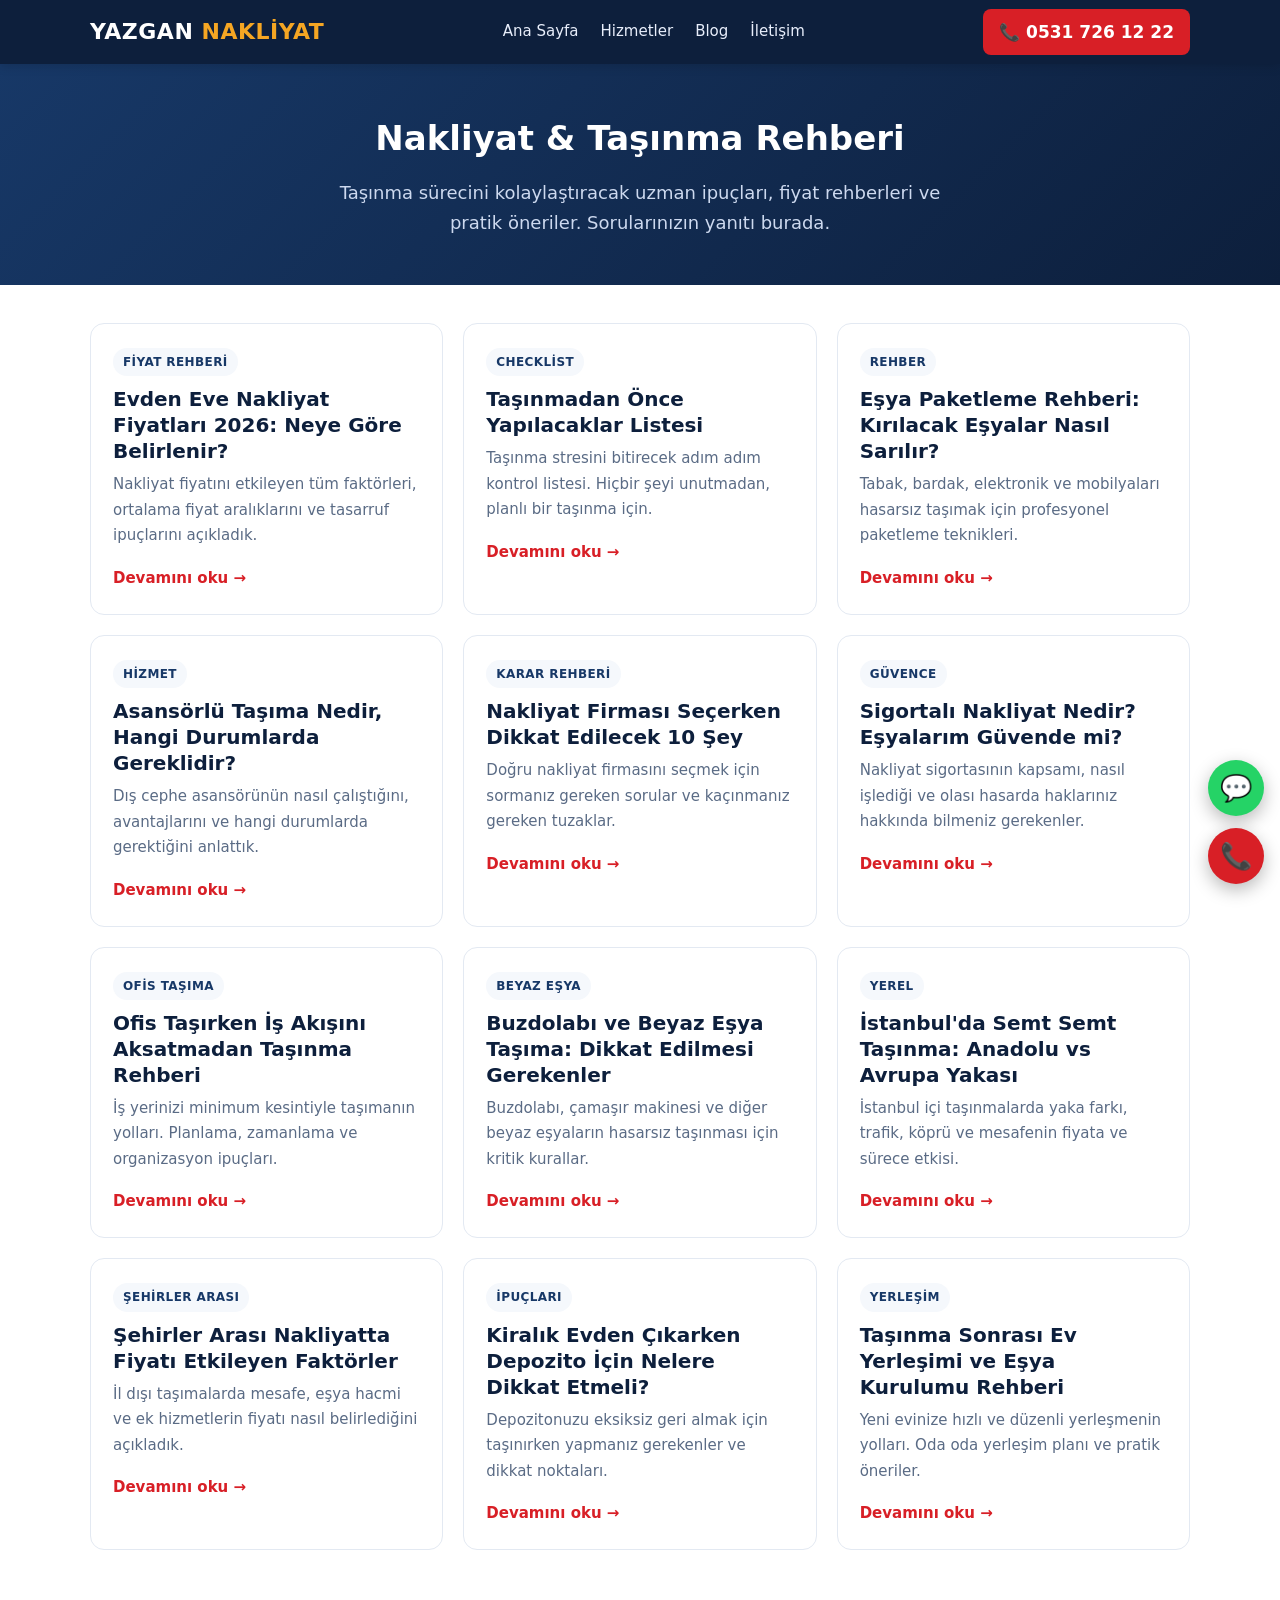
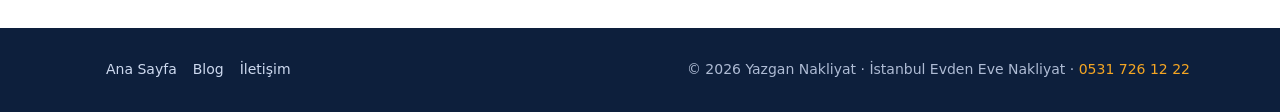
<file: blog/index.html>
<!DOCTYPE html>
<html lang="tr">
<head>
<meta charset="UTF-8">
<meta name="viewport" content="width=device-width, initial-scale=1">
<title>Nakliyat Blog | Tasinma Rehberi ve Ipuclari | Yazgan Nakliyat</title>
<meta name="description" content="Evden eve nakliyat fiyatlari, tasinma oncesi yapilacaklar, esya paketleme ve daha fazlasi. Yazgan Nakliyat uzman tasinma rehberleri. Ucretsiz teklif: 0531 726 12 22">
<link rel="canonical" href="https://www.yazgannakliyat.com.tr/blog/">
<meta property="og:type" content="website">
<meta property="og:title" content="Nakliyat Blog | Tasinma Rehberi | Yazgan Nakliyat">
<meta property="og:url" content="https://www.yazgannakliyat.com.tr/blog/">
<meta property="og:locale" content="tr_TR">
<meta name="theme-color" content="#0d1f3c">
<link rel="stylesheet" href="style.css">
</head>
<body>
<header class="site"><div class="wrap-wide bar">
<a class="logo" href="../">YAZGAN <b>NAKLİYAT</b></a>
<nav><a href="../">Ana Sayfa</a><a href="../#hizmetler">Hizmetler</a><a href="./">Blog</a><a href="../#iletisim">İletişim</a></nav>
<a class="hcall" href="tel:+905317261222">📞 0531 726 12 22</a>
</div></header>
<section class="hero-b"><div class="wrap">
<h1>Nakliyat & Taşınma Rehberi</h1>
<p>Taşınma sürecini kolaylaştıracak uzman ipuçları, fiyat rehberleri ve pratik öneriler. Sorularınızın yanıtı burada.</p>
</div></section>
<main class="wrap-wide">
<div class="posts">
<div class="post"><span class="tag">Fiyat Rehberi</span><h2><a href="evden-eve-nakliyat-fiyatlari/">Evden Eve Nakliyat Fiyatları 2026: Neye Göre Belirlenir?</a></h2><p>Nakliyat fiyatını etkileyen tüm faktörleri, ortalama fiyat aralıklarını ve tasarruf ipuçlarını açıkladık.</p><a class="rd" href="evden-eve-nakliyat-fiyatlari/">Devamını oku →</a></div>
<div class="post"><span class="tag">Checklist</span><h2><a href="tasinma-oncesi-yapilacaklar/">Taşınmadan Önce Yapılacaklar Listesi</a></h2><p>Taşınma stresini bitirecek adım adım kontrol listesi. Hiçbir şeyi unutmadan, planlı bir taşınma için.</p><a class="rd" href="tasinma-oncesi-yapilacaklar/">Devamını oku →</a></div>
<div class="post"><span class="tag">Rehber</span><h2><a href="esya-paketleme-rehberi/">Eşya Paketleme Rehberi: Kırılacak Eşyalar Nasıl Sarılır?</a></h2><p>Tabak, bardak, elektronik ve mobilyaları hasarsız taşımak için profesyonel paketleme teknikleri.</p><a class="rd" href="esya-paketleme-rehberi/">Devamını oku →</a></div>
<div class="post"><span class="tag">Hizmet</span><h2><a href="asansorlu-tasima-nedir/">Asansörlü Taşıma Nedir, Hangi Durumlarda Gereklidir?</a></h2><p>Dış cephe asansörünün nasıl çalıştığını, avantajlarını ve hangi durumlarda gerektiğini anlattık.</p><a class="rd" href="asansorlu-tasima-nedir/">Devamını oku →</a></div>
<div class="post"><span class="tag">Karar Rehberi</span><h2><a href="nakliyat-firmasi-secimi/">Nakliyat Firması Seçerken Dikkat Edilecek 10 Şey</a></h2><p>Doğru nakliyat firmasını seçmek için sormanız gereken sorular ve kaçınmanız gereken tuzaklar.</p><a class="rd" href="nakliyat-firmasi-secimi/">Devamını oku →</a></div>
<div class="post"><span class="tag">Güvence</span><h2><a href="sigortali-nakliyat/">Sigortalı Nakliyat Nedir? Eşyalarım Güvende mi?</a></h2><p>Nakliyat sigortasının kapsamı, nasıl işlediği ve olası hasarda haklarınız hakkında bilmeniz gerekenler.</p><a class="rd" href="sigortali-nakliyat/">Devamını oku →</a></div>
<div class="post"><span class="tag">Ofis Taşıma</span><h2><a href="ofis-tasima-rehberi/">Ofis Taşırken İş Akışını Aksatmadan Taşınma Rehberi</a></h2><p>İş yerinizi minimum kesintiyle taşımanın yolları. Planlama, zamanlama ve organizasyon ipuçları.</p><a class="rd" href="ofis-tasima-rehberi/">Devamını oku →</a></div>
<div class="post"><span class="tag">Beyaz Eşya</span><h2><a href="beyaz-esya-tasima/">Buzdolabı ve Beyaz Eşya Taşıma: Dikkat Edilmesi Gerekenler</a></h2><p>Buzdolabı, çamaşır makinesi ve diğer beyaz eşyaların hasarsız taşınması için kritik kurallar.</p><a class="rd" href="beyaz-esya-tasima/">Devamını oku →</a></div>
<div class="post"><span class="tag">Yerel</span><h2><a href="istanbul-ici-nakliyat/">İstanbul'da Semt Semt Taşınma: Anadolu vs Avrupa Yakası</a></h2><p>İstanbul içi taşınmalarda yaka farkı, trafik, köprü ve mesafenin fiyata ve sürece etkisi.</p><a class="rd" href="istanbul-ici-nakliyat/">Devamını oku →</a></div>
<div class="post"><span class="tag">Şehirler Arası</span><h2><a href="sehirler-arasi-nakliyat-fiyatlari/">Şehirler Arası Nakliyatta Fiyatı Etkileyen Faktörler</a></h2><p>İl dışı taşımalarda mesafe, eşya hacmi ve ek hizmetlerin fiyatı nasıl belirlediğini açıkladık.</p><a class="rd" href="sehirler-arasi-nakliyat-fiyatlari/">Devamını oku →</a></div>
<div class="post"><span class="tag">İpuçları</span><h2><a href="kiralik-ev-depozito/">Kiralık Evden Çıkarken Depozito İçin Nelere Dikkat Etmeli?</a></h2><p>Depozitonuzu eksiksiz geri almak için taşınırken yapmanız gerekenler ve dikkat noktaları.</p><a class="rd" href="kiralik-ev-depozito/">Devamını oku →</a></div>
<div class="post"><span class="tag">Yerleşim</span><h2><a href="tasinma-sonrasi-yerlesim/">Taşınma Sonrası Ev Yerleşimi ve Eşya Kurulumu Rehberi</a></h2><p>Yeni evinize hızlı ve düzenli yerleşmenin yolları. Oda oda yerleşim planı ve pratik öneriler.</p><a class="rd" href="tasinma-sonrasi-yerlesim/">Devamını oku →</a></div>
</div>
</main>
<footer class="site"><div class="wrap-wide">
<div class="fl"><a href="../">Ana Sayfa</a><a href="./">Blog</a><a href="../#iletisim">İletişim</a></div>
<div>© 2026 Yazgan Nakliyat · İstanbul Evden Eve Nakliyat · <a href="tel:+905317261222">0531 726 12 22</a></div>
</div></footer>
<div class="float"><a class="wa" href="https://wa.me/905317261222" aria-label="WhatsApp">💬</a><a class="call" href="tel:+905317261222" aria-label="Ara">📞</a></div>
</body>
</html>
</file>
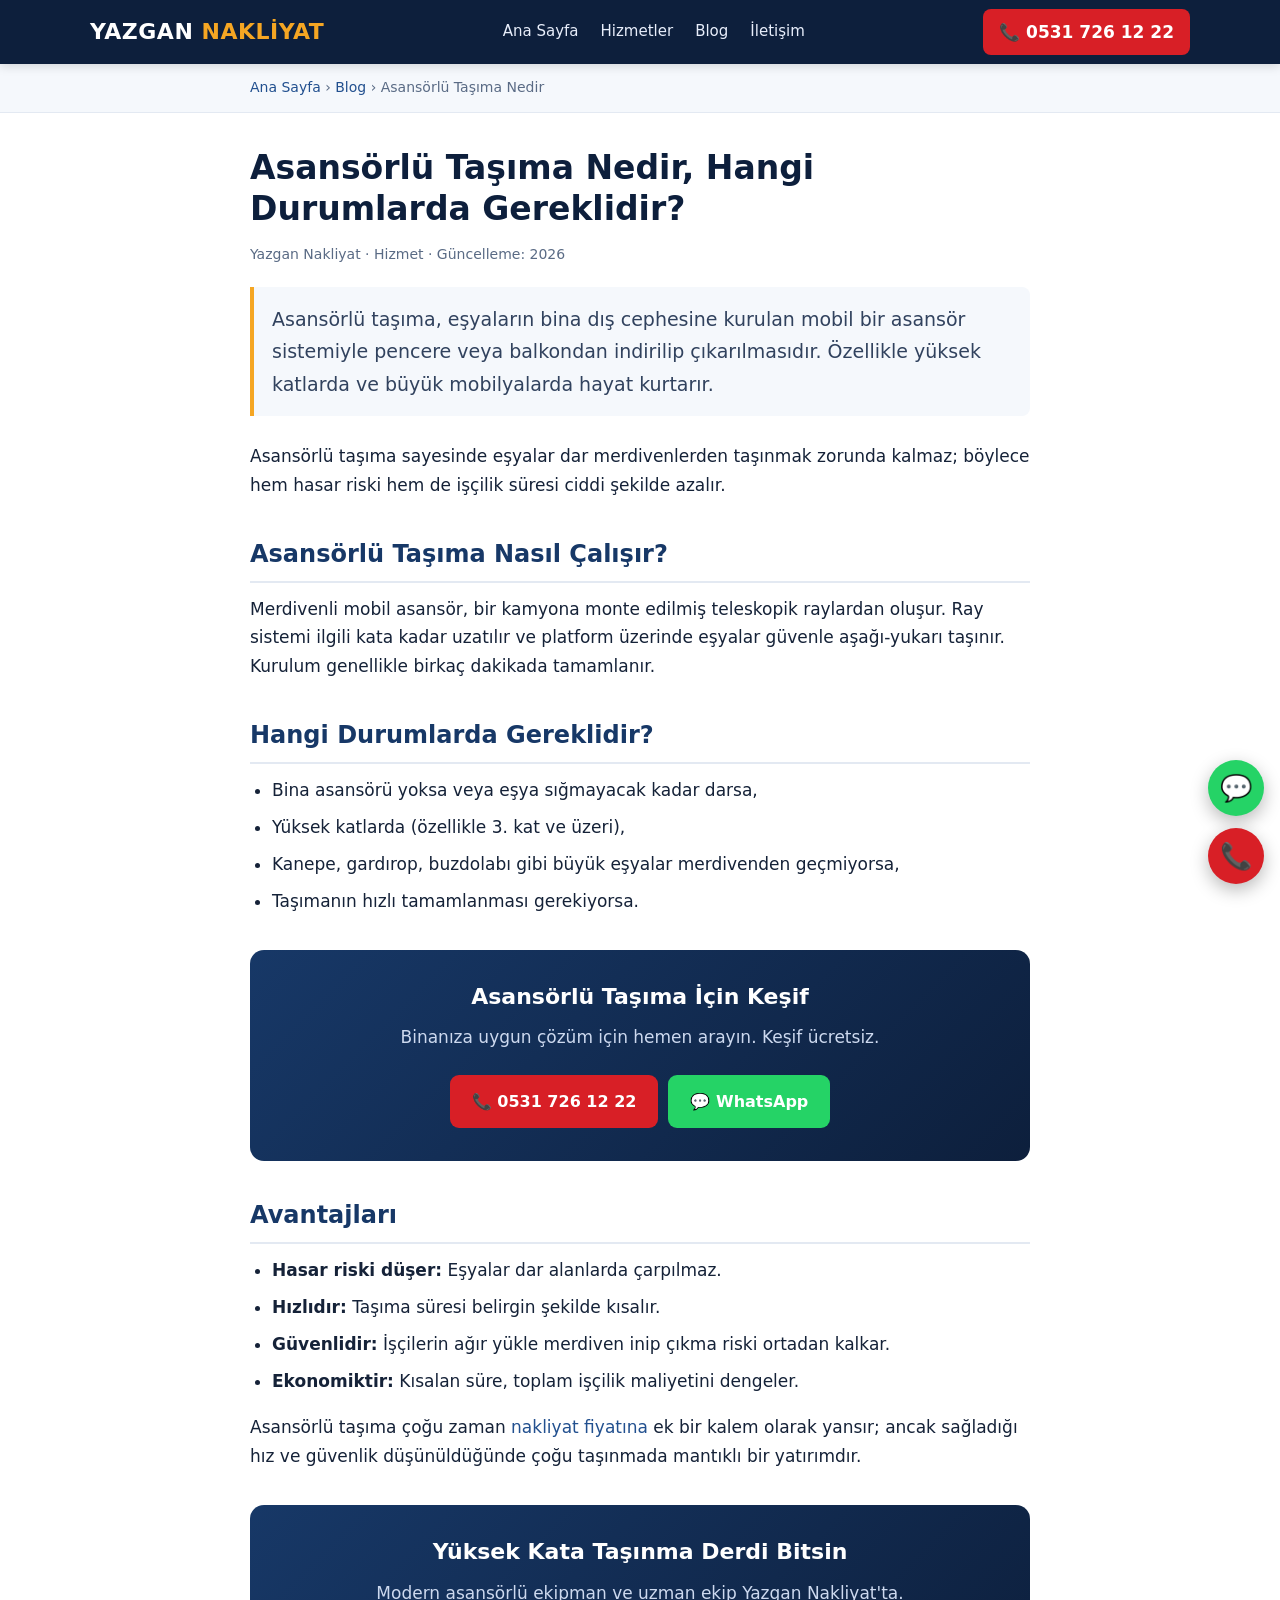
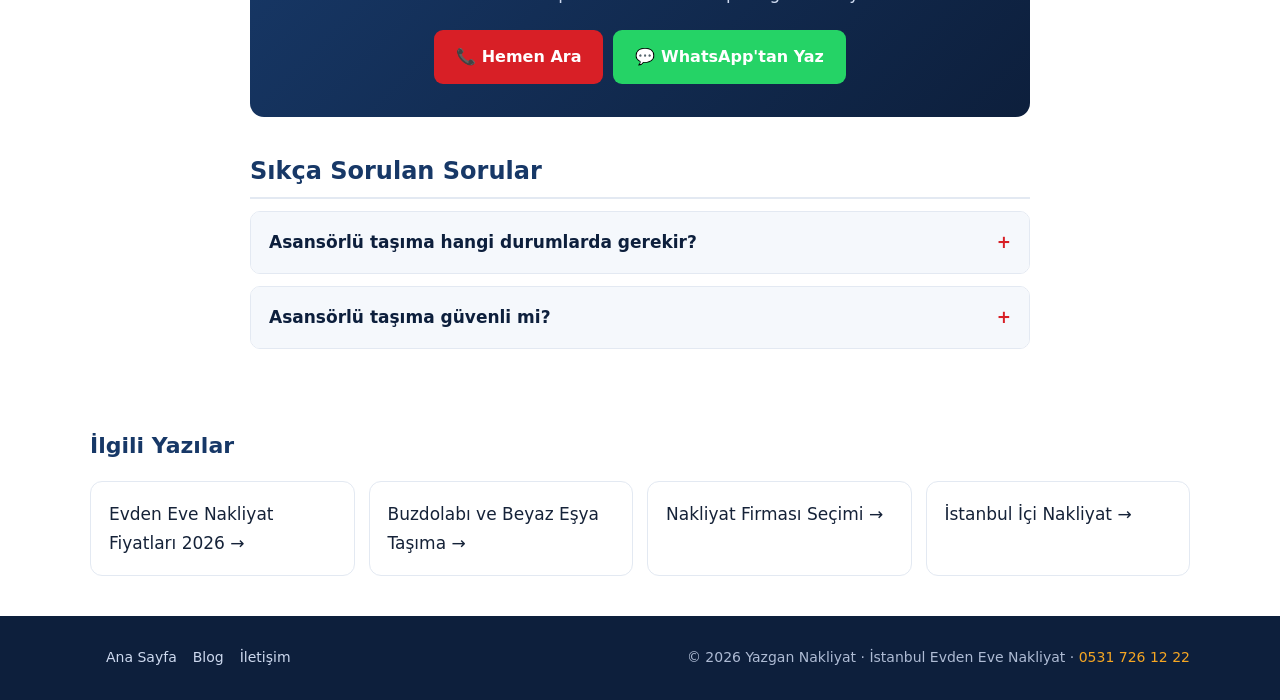
<file: blog/asansorlu-tasima-nedir/index.html>
<!DOCTYPE html>
<html lang="tr">
<head>
<meta charset="UTF-8">
<meta name="viewport" content="width=device-width, initial-scale=1">
<title>Asansörlü Taşıma Nedir, Hangi Durumlarda Gereklidir? | Yazgan Nakliyat</title>
<meta name="description" content="Asansörlü taşıma nedir, nasıl çalışır ve hangi durumlarda gereklidir? Avantajları ve fiyata etkisi. Ücretsiz keşif için: 0531 726 12 22.">
<link rel="canonical" href="https://www.yazgannakliyat.com.tr/blog/asansorlu-tasima-nedir/">
<meta property="og:type" content="article">
<meta property="og:title" content="Asansörlü Taşıma Nedir, Hangi Durumlarda Gereklidir?">
<meta property="og:url" content="https://www.yazgannakliyat.com.tr/blog/asansorlu-tasima-nedir/">
<meta property="og:locale" content="tr_TR">
<meta name="theme-color" content="#0d1f3c">
<link rel="stylesheet" href="../style.css">
<script type="application/ld+json">{"@context":"https://schema.org","@type":"Article","headline":"Asansörlü Taşıma Nedir, Hangi Durumlarda Gereklidir?","inLanguage":"tr-TR","author":{"@type":"Organization","name":"Yazgan Nakliyat"},"publisher":{"@type":"Organization","name":"Yazgan Nakliyat"},"mainEntityOfPage":"https://www.yazgannakliyat.com.tr/blog/asansorlu-tasima-nedir/"}</script>
<script type="application/ld+json">{"@context":"https://schema.org","@type":"FAQPage","mainEntity":[{"@type":"Question","name":"Asansörlü taşıma hangi durumlarda gerekir?","acceptedAnswer":{"@type":"Answer","text":"Yüksek katlarda, bina asansörünün dar ya da kullanılamaz olduğu durumlarda, büyük mobilyaların merdivenden geçmediği hallerde dış cephe asansörü kullanılır."}},{"@type":"Question","name":"Asansörlü taşıma güvenli mi?","acceptedAnswer":{"@type":"Answer","text":"Evet. Uzman ekip tarafından kullanıldığında asansörlü taşıma, eşyaları merdivenden taşımaktan hem daha hızlı hem de daha güvenlidir."}}]}</script>
</head>
<body>
<header class="site"><div class="wrap-wide bar"><a class="logo" href="../../">YAZGAN <b>NAKLİYAT</b></a><nav><a href="../../">Ana Sayfa</a><a href="../../#hizmetler">Hizmetler</a><a href="../">Blog</a><a href="../../#iletisim">İletişim</a></nav><a class="hcall" href="tel:+905317261222">📞 0531 726 12 22</a></div></header>
<div class="crumb"><div class="wrap"><a href="../../">Ana Sayfa</a> › <a href="../">Blog</a> › Asansörlü Taşıma Nedir</div></div>
<main class="wrap"><article>
<h1>Asansörlü Taşıma Nedir, Hangi Durumlarda Gereklidir?</h1>
<div class="meta">Yazgan Nakliyat · Hizmet · Güncelleme: 2026</div>
<p class="lead">Asansörlü taşıma, eşyaların bina dış cephesine kurulan mobil bir asansör sistemiyle pencere veya balkondan indirilip çıkarılmasıdır. Özellikle yüksek katlarda ve büyük mobilyalarda hayat kurtarır.</p>
<p>Asansörlü taşıma sayesinde eşyalar dar merdivenlerden taşınmak zorunda kalmaz; böylece hem hasar riski hem de işçilik süresi ciddi şekilde azalır.</p>
<h2>Asansörlü Taşıma Nasıl Çalışır?</h2>
<p>Merdivenli mobil asansör, bir kamyona monte edilmiş teleskopik raylardan oluşur. Ray sistemi ilgili kata kadar uzatılır ve platform üzerinde eşyalar güvenle aşağı-yukarı taşınır. Kurulum genellikle birkaç dakikada tamamlanır.</p>
<h2>Hangi Durumlarda Gereklidir?</h2>
<ul><li>Bina asansörü yoksa veya eşya sığmayacak kadar darsa,</li><li>Yüksek katlarda (özellikle 3. kat ve üzeri),</li><li>Kanepe, gardırop, buzdolabı gibi büyük eşyalar merdivenden geçmiyorsa,</li><li>Taşımanın hızlı tamamlanması gerekiyorsa.</li></ul>
<div class="cta"><h3>Asansörlü Taşıma İçin Keşif</h3><p>Binanıza uygun çözüm için hemen arayın. Keşif ücretsiz.</p><div class="btns"><a class="btn btn-call" href="tel:+905317261222">📞 0531 726 12 22</a><a class="btn btn-wa" href="https://wa.me/905317261222">💬 WhatsApp</a></div></div>
<h2>Avantajları</h2>
<ul><li><strong>Hasar riski düşer:</strong> Eşyalar dar alanlarda çarpılmaz.</li><li><strong>Hızlıdır:</strong> Taşıma süresi belirgin şekilde kısalır.</li><li><strong>Güvenlidir:</strong> İşçilerin ağır yükle merdiven inip çıkma riski ortadan kalkar.</li><li><strong>Ekonomiktir:</strong> Kısalan süre, toplam işçilik maliyetini dengeler.</li></ul>
<p>Asansörlü taşıma çoğu zaman <a href="../evden-eve-nakliyat-fiyatlari/">nakliyat fiyatına</a> ek bir kalem olarak yansır; ancak sağladığı hız ve güvenlik düşünüldüğünde çoğu taşınmada mantıklı bir yatırımdır.</p>
<div class="cta"><h3>Yüksek Kata Taşınma Derdi Bitsin</h3><p>Modern asansörlü ekipman ve uzman ekip Yazgan Nakliyat'ta.</p><div class="btns"><a class="btn btn-call" href="tel:+905317261222">📞 Hemen Ara</a><a class="btn btn-wa" href="https://wa.me/905317261222">💬 WhatsApp'tan Yaz</a></div></div>
<div class="faq"><h2>Sıkça Sorulan Sorular</h2><details><summary>Asansörlü taşıma hangi durumlarda gerekir?</summary><p>Yüksek katlarda, bina asansörünün dar veya kullanılamaz olduğu durumlarda ve büyük mobilyaların merdivenden geçmediği hallerde dış cephe asansörü kullanılır.</p></details><details><summary>Asansörlü taşıma güvenli mi?</summary><p>Evet. Uzman ekip tarafından kullanıldığında eşyaları merdivenden taşımaktan hem daha hızlı hem daha güvenlidir.</p></details></div>
</article></main>
<section class="related"><div class="wrap-wide"><h2>İlgili Yazılar</h2><div class="grid"><a class="card" href="../evden-eve-nakliyat-fiyatlari/">Evden Eve Nakliyat Fiyatları 2026 →</a><a class="card" href="../beyaz-esya-tasima/">Buzdolabı ve Beyaz Eşya Taşıma →</a><a class="card" href="../nakliyat-firmasi-secimi/">Nakliyat Firması Seçimi →</a><a class="card" href="../istanbul-ici-nakliyat/">İstanbul İçi Nakliyat →</a></div></div></section>
<footer class="site"><div class="wrap-wide"><div class="fl"><a href="../../">Ana Sayfa</a><a href="../">Blog</a><a href="../../#iletisim">İletişim</a></div><div>© 2026 Yazgan Nakliyat · İstanbul Evden Eve Nakliyat · <a href="tel:+905317261222">0531 726 12 22</a></div></div></footer>
<div class="float"><a class="wa" href="https://wa.me/905317261222" aria-label="WhatsApp">💬</a><a class="call" href="tel:+905317261222" aria-label="Ara">📞</a></div>
</body>
</html>
</file>
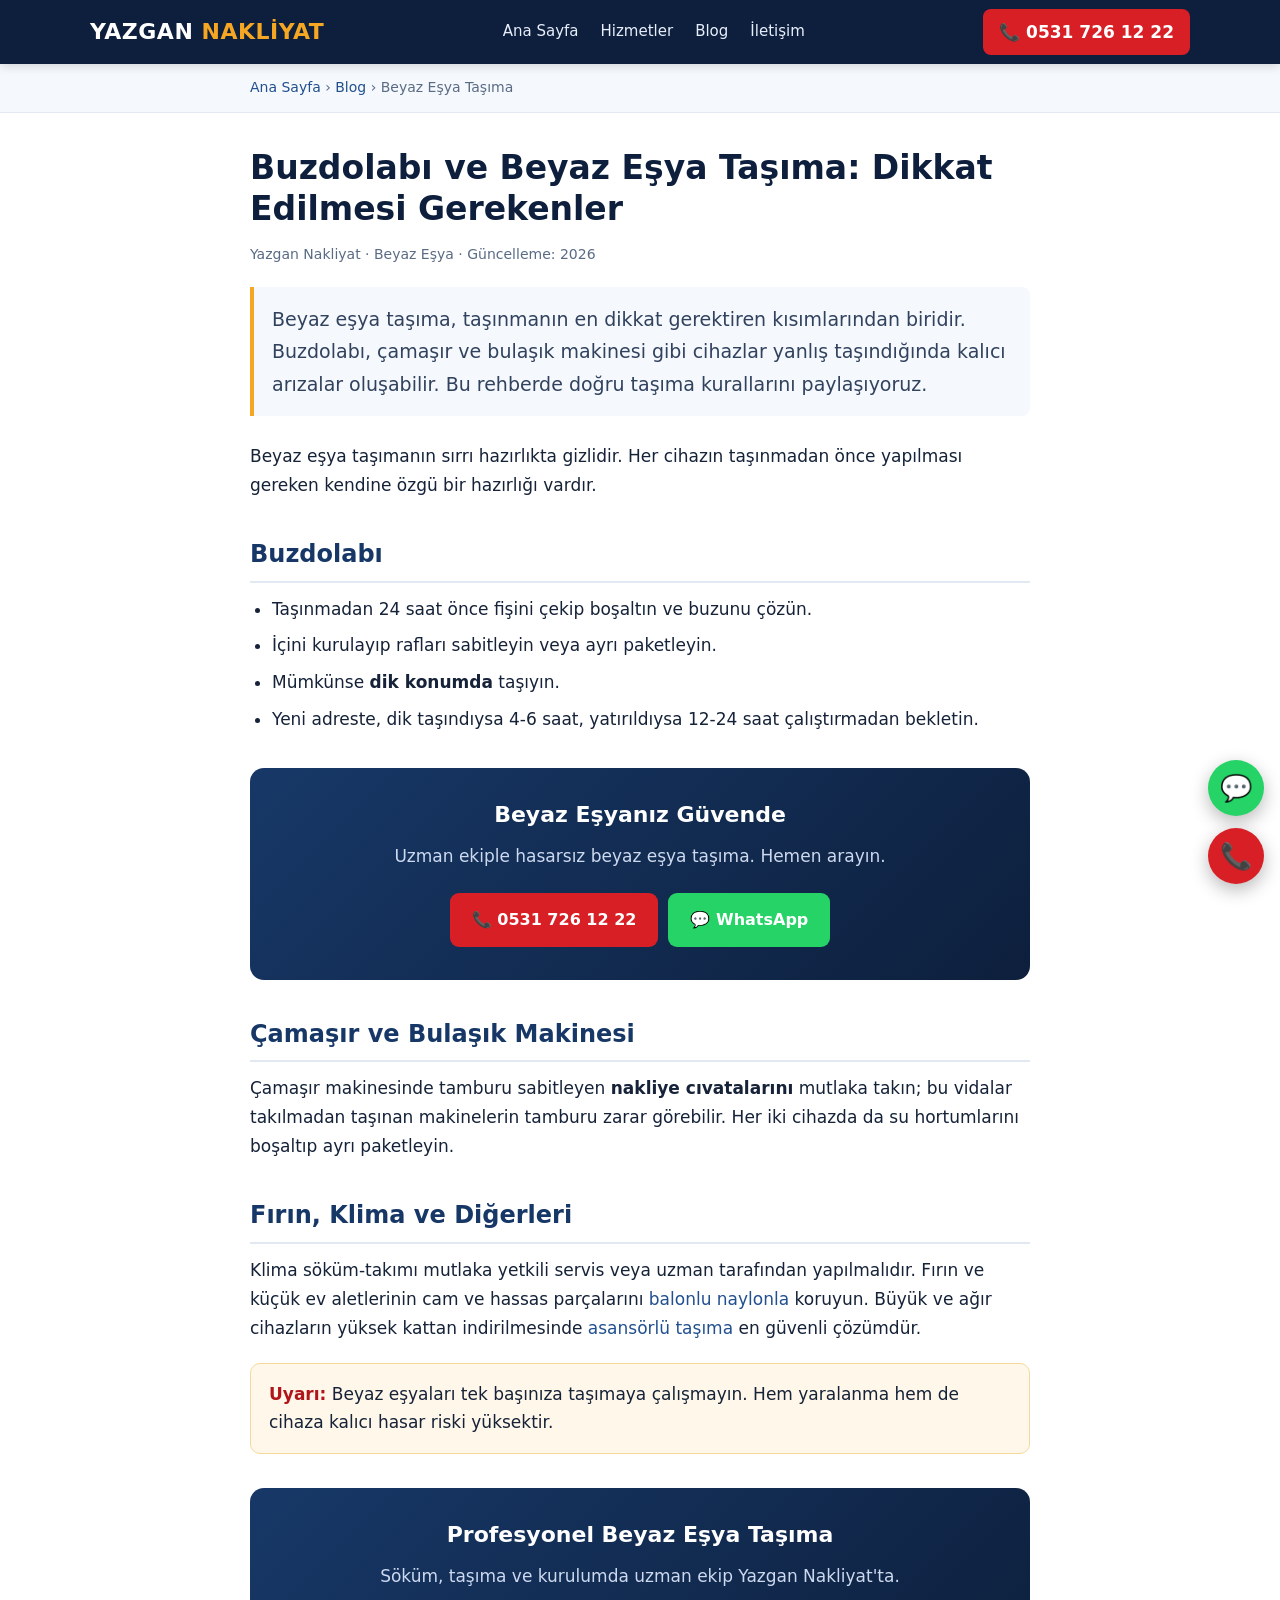
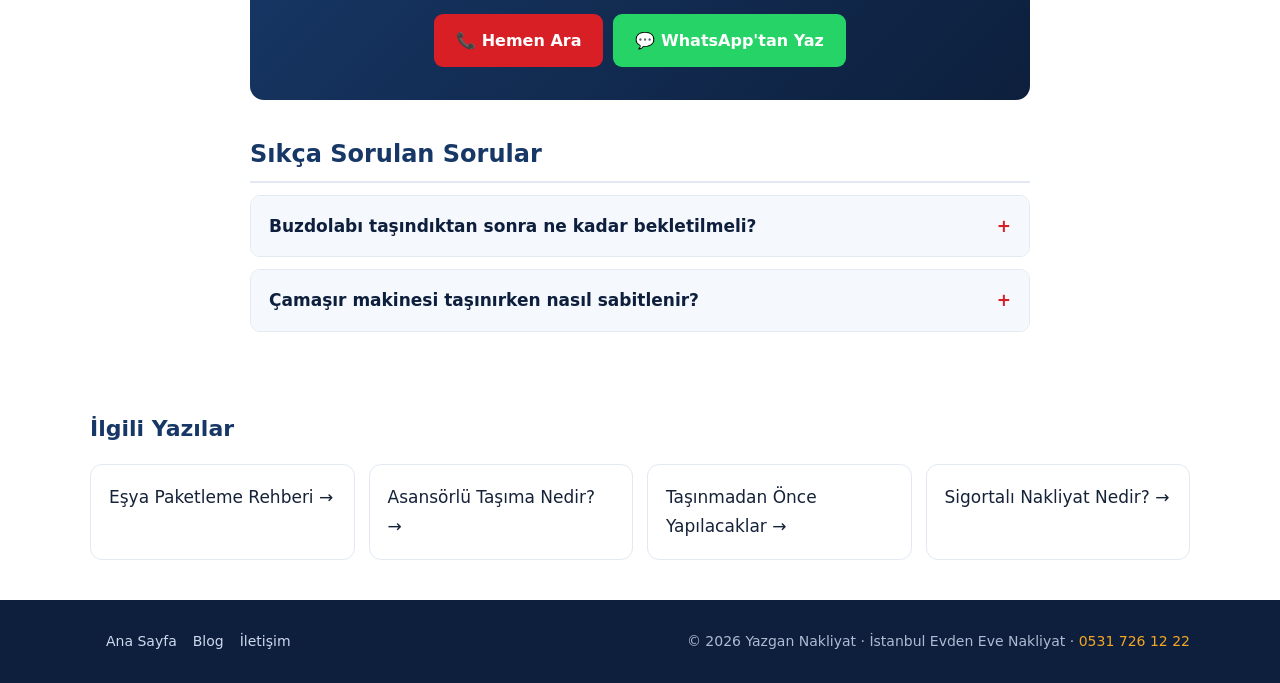
<file: blog/beyaz-esya-tasima/index.html>
<!DOCTYPE html>
<html lang="tr">
<head>
<meta charset="UTF-8">
<meta name="viewport" content="width=device-width, initial-scale=1">
<title>Buzdolabı ve Beyaz Eşya Taşıma: Dikkat Edilmesi Gerekenler | Yazgan Nakliyat</title>
<meta name="description" content="Beyaz eşya taşıma nasıl yapılır? Buzdolabı, çamaşır ve bulaşık makinesini hasarsız taşımanın kuralları. Ücretsiz teklif: 0531 726 12 22.">
<link rel="canonical" href="https://www.yazgannakliyat.com.tr/blog/beyaz-esya-tasima/">
<meta property="og:type" content="article">
<meta property="og:title" content="Buzdolabı ve Beyaz Eşya Taşıma: Dikkat Edilmesi Gerekenler">
<meta property="og:url" content="https://www.yazgannakliyat.com.tr/blog/beyaz-esya-tasima/">
<meta property="og:locale" content="tr_TR">
<meta name="theme-color" content="#0d1f3c">
<link rel="stylesheet" href="../style.css">
<script type="application/ld+json">{"@context":"https://schema.org","@type":"Article","headline":"Buzdolabı ve Beyaz Eşya Taşıma: Dikkat Edilmesi Gerekenler","inLanguage":"tr-TR","author":{"@type":"Organization","name":"Yazgan Nakliyat"},"publisher":{"@type":"Organization","name":"Yazgan Nakliyat"},"mainEntityOfPage":"https://www.yazgannakliyat.com.tr/blog/beyaz-esya-tasima/"}</script>
<script type="application/ld+json">{"@context":"https://schema.org","@type":"FAQPage","mainEntity":[{"@type":"Question","name":"Buzdolabı taşındıktan sonra ne kadar bekletilmeli?","acceptedAnswer":{"@type":"Answer","text":"Buzdolabı dik taşındıysa en az 4-6 saat, yatırılarak taşındıysa en az 12-24 saat çalıştırmadan bekletilmelidir. Böylece kompresör yağı yerine oturur."}},{"@type":"Question","name":"Çamaşır makinesi taşınırken nasıl sabitlenir?","acceptedAnswer":{"@type":"Answer","text":"Taşımadan önce tamburu sabitleyen nakliye cıvataları (taşıma vidaları) takılmalıdır. Aksi halde tambur zarar görebilir."}}]}</script>
</head>
<body>
<header class="site"><div class="wrap-wide bar"><a class="logo" href="../../">YAZGAN <b>NAKLİYAT</b></a><nav><a href="../../">Ana Sayfa</a><a href="../../#hizmetler">Hizmetler</a><a href="../">Blog</a><a href="../../#iletisim">İletişim</a></nav><a class="hcall" href="tel:+905317261222">📞 0531 726 12 22</a></div></header>
<div class="crumb"><div class="wrap"><a href="../../">Ana Sayfa</a> › <a href="../">Blog</a> › Beyaz Eşya Taşıma</div></div>
<main class="wrap"><article>
<h1>Buzdolabı ve Beyaz Eşya Taşıma: Dikkat Edilmesi Gerekenler</h1>
<div class="meta">Yazgan Nakliyat · Beyaz Eşya · Güncelleme: 2026</div>
<p class="lead">Beyaz eşya taşıma, taşınmanın en dikkat gerektiren kısımlarından biridir. Buzdolabı, çamaşır ve bulaşık makinesi gibi cihazlar yanlış taşındığında kalıcı arızalar oluşabilir. Bu rehberde doğru taşıma kurallarını paylaşıyoruz.</p>
<p>Beyaz eşya taşımanın sırrı hazırlıkta gizlidir. Her cihazın taşınmadan önce yapılması gereken kendine özgü bir hazırlığı vardır.</p>
<h2>Buzdolabı</h2>
<ul><li>Taşınmadan 24 saat önce fişini çekip boşaltın ve buzunu çözün.</li><li>İçini kurulayıp rafları sabitleyin veya ayrı paketleyin.</li><li>Mümkünse <strong>dik konumda</strong> taşıyın.</li><li>Yeni adreste, dik taşındıysa 4-6 saat, yatırıldıysa 12-24 saat çalıştırmadan bekletin.</li></ul>
<div class="cta"><h3>Beyaz Eşyanız Güvende</h3><p>Uzman ekiple hasarsız beyaz eşya taşıma. Hemen arayın.</p><div class="btns"><a class="btn btn-call" href="tel:+905317261222">📞 0531 726 12 22</a><a class="btn btn-wa" href="https://wa.me/905317261222">💬 WhatsApp</a></div></div>
<h2>Çamaşır ve Bulaşık Makinesi</h2>
<p>Çamaşır makinesinde tamburu sabitleyen <strong>nakliye cıvatalarını</strong> mutlaka takın; bu vidalar takılmadan taşınan makinelerin tamburu zarar görebilir. Her iki cihazda da su hortumlarını boşaltıp ayrı paketleyin.</p>
<h2>Fırın, Klima ve Diğerleri</h2>
<p>Klima söküm-takımı mutlaka yetkili servis veya uzman tarafından yapılmalıdır. Fırın ve küçük ev aletlerinin cam ve hassas parçalarını <a href="../esya-paketleme-rehberi/">balonlu naylonla</a> koruyun. Büyük ve ağır cihazların yüksek kattan indirilmesinde <a href="../asansorlu-tasima-nedir/">asansörlü taşıma</a> en güvenli çözümdür.</p>
<div class="tip"><b>Uyarı:</b> Beyaz eşyaları tek başınıza taşımaya çalışmayın. Hem yaralanma hem de cihaza kalıcı hasar riski yüksektir.</div>
<div class="cta"><h3>Profesyonel Beyaz Eşya Taşıma</h3><p>Söküm, taşıma ve kurulumda uzman ekip Yazgan Nakliyat'ta.</p><div class="btns"><a class="btn btn-call" href="tel:+905317261222">📞 Hemen Ara</a><a class="btn btn-wa" href="https://wa.me/905317261222">💬 WhatsApp'tan Yaz</a></div></div>
<div class="faq"><h2>Sıkça Sorulan Sorular</h2><details><summary>Buzdolabı taşındıktan sonra ne kadar bekletilmeli?</summary><p>Dik taşındıysa en az 4-6 saat, yatırılarak taşındıysa en az 12-24 saat çalıştırmadan bekletilmelidir.</p></details><details><summary>Çamaşır makinesi taşınırken nasıl sabitlenir?</summary><p>Taşımadan önce tamburu sabitleyen nakliye cıvataları (taşıma vidaları) takılmalıdır. Aksi halde tambur zarar görebilir.</p></details></div>
</article></main>
<section class="related"><div class="wrap-wide"><h2>İlgili Yazılar</h2><div class="grid"><a class="card" href="../esya-paketleme-rehberi/">Eşya Paketleme Rehberi →</a><a class="card" href="../asansorlu-tasima-nedir/">Asansörlü Taşıma Nedir? →</a><a class="card" href="../tasinma-oncesi-yapilacaklar/">Taşınmadan Önce Yapılacaklar →</a><a class="card" href="../sigortali-nakliyat/">Sigortalı Nakliyat Nedir? →</a></div></div></section>
<footer class="site"><div class="wrap-wide"><div class="fl"><a href="../../">Ana Sayfa</a><a href="../">Blog</a><a href="../../#iletisim">İletişim</a></div><div>© 2026 Yazgan Nakliyat · İstanbul Evden Eve Nakliyat · <a href="tel:+905317261222">0531 726 12 22</a></div></div></footer>
<div class="float"><a class="wa" href="https://wa.me/905317261222" aria-label="WhatsApp">💬</a><a class="call" href="tel:+905317261222" aria-label="Ara">📞</a></div>
</body>
</html>
</file>
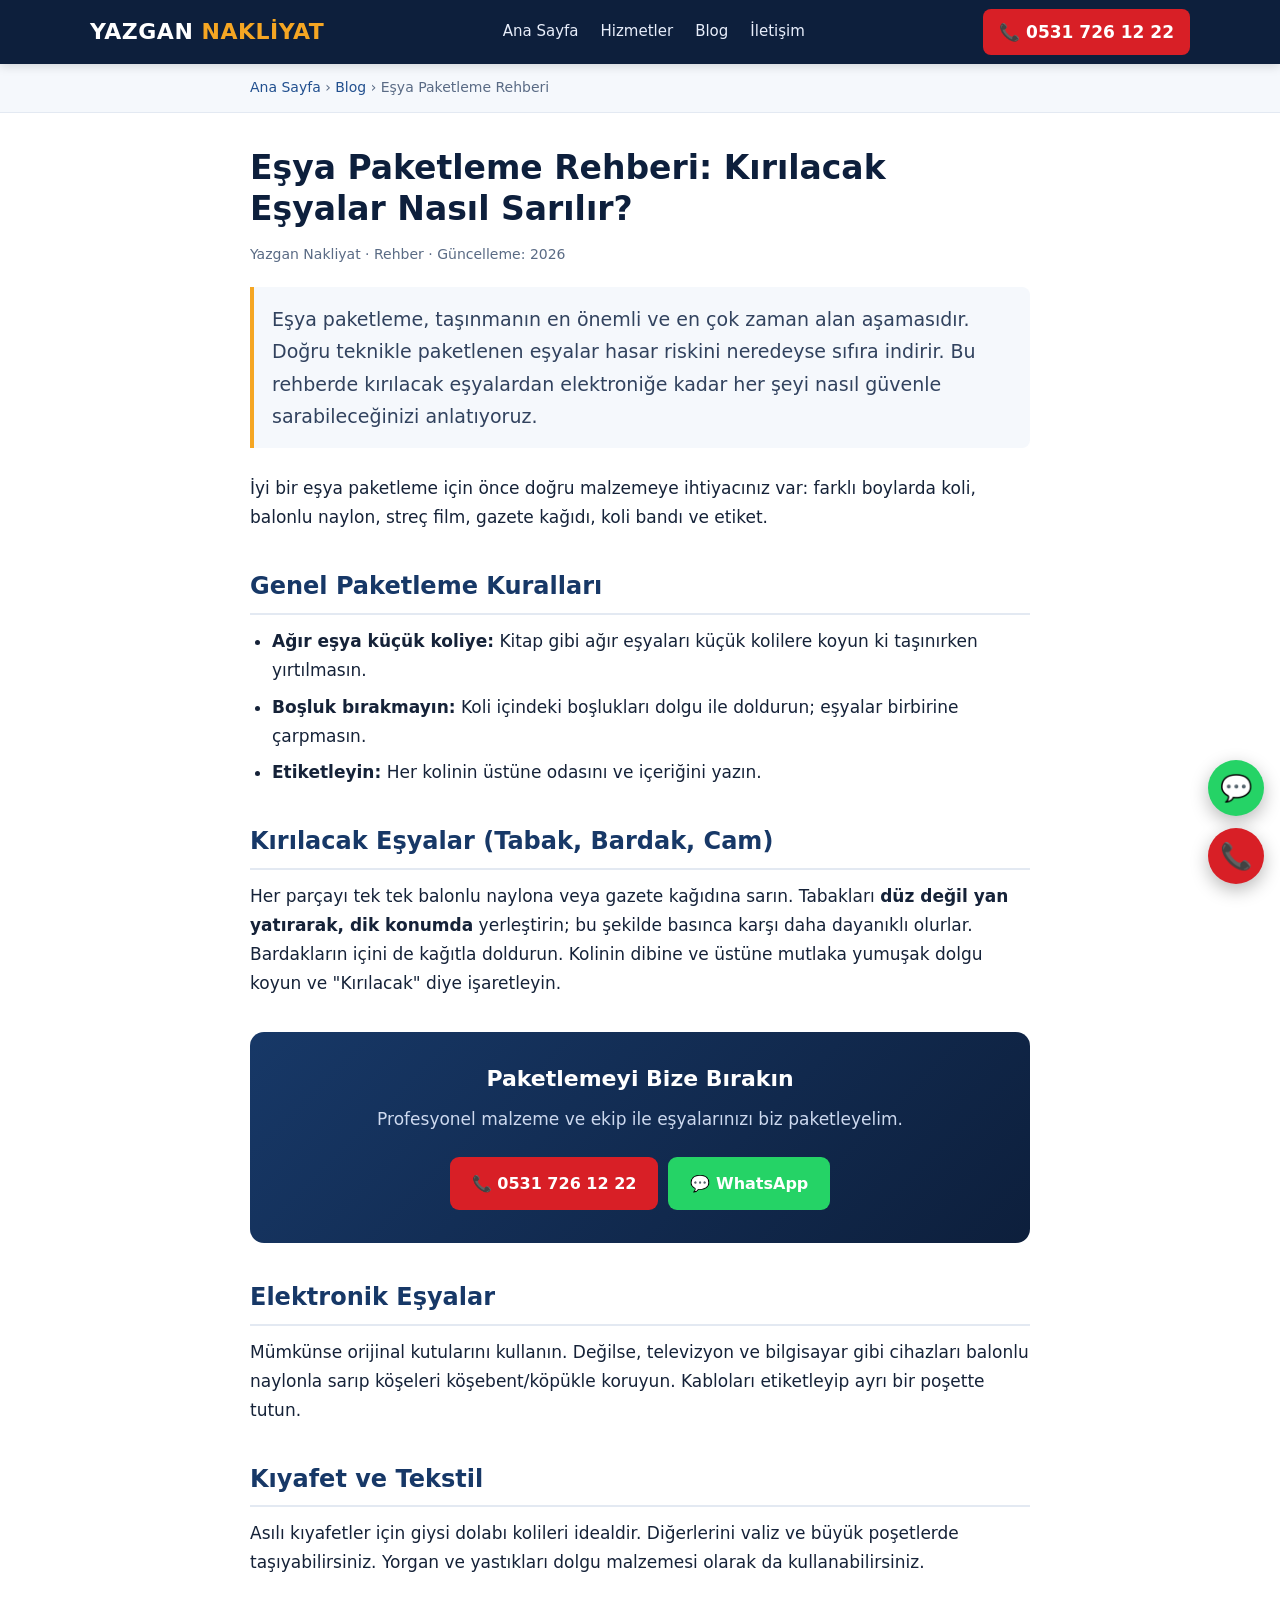
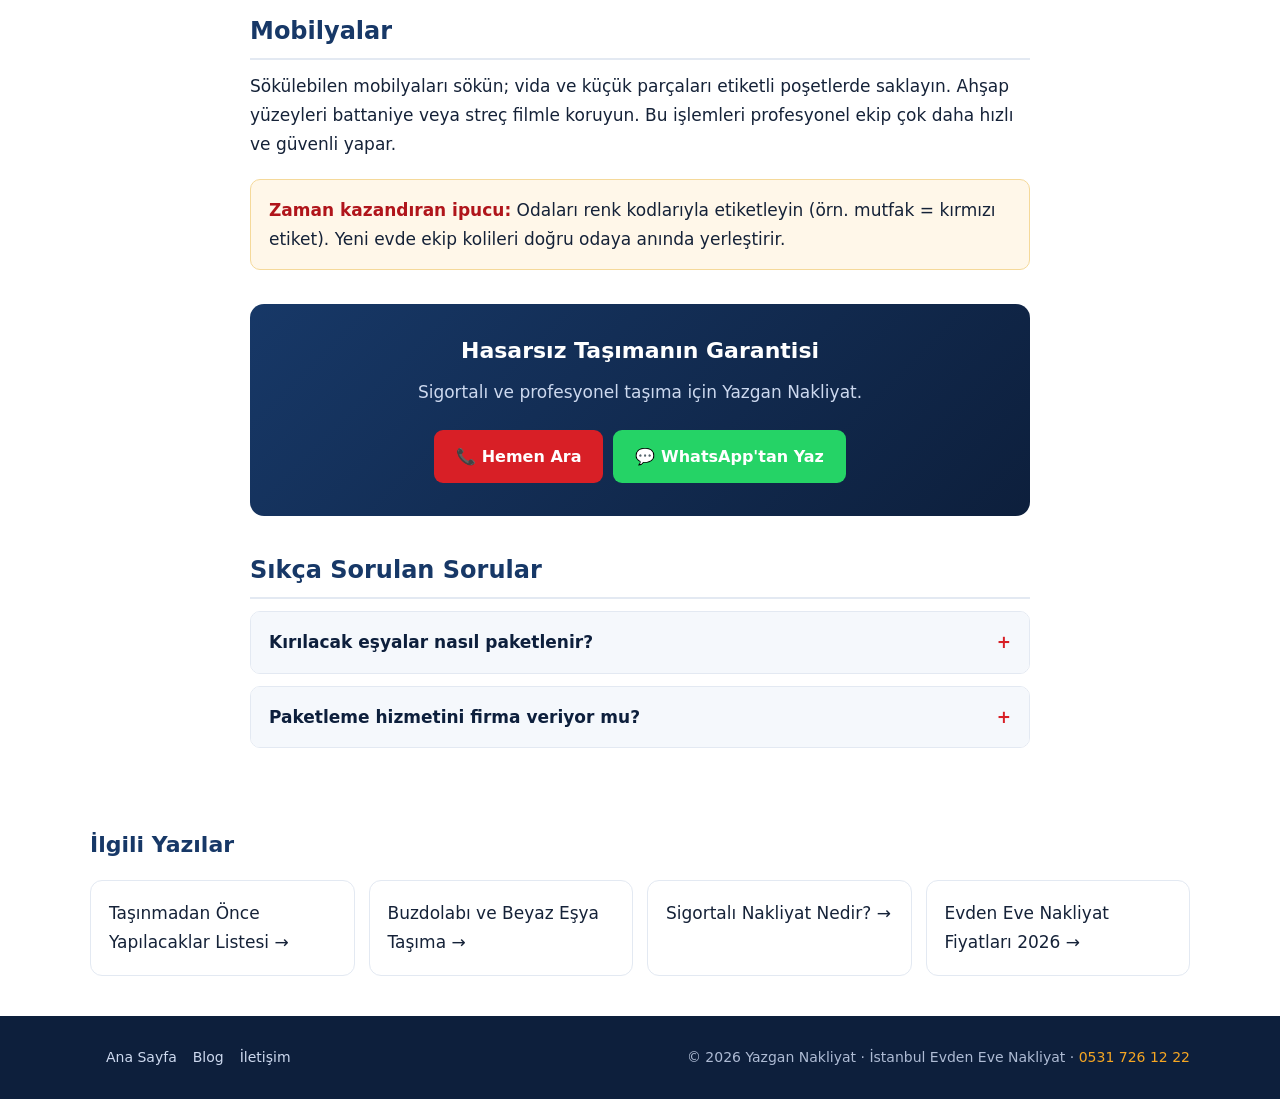
<file: blog/esya-paketleme-rehberi/index.html>
<!DOCTYPE html>
<html lang="tr">
<head>
<meta charset="UTF-8">
<meta name="viewport" content="width=device-width, initial-scale=1">
<title>Eşya Paketleme Rehberi: Kırılacak Eşyalar Nasıl Sarılır? | Yazgan Nakliyat</title>
<meta name="description" content="Eşya paketleme nasıl yapılır? Tabak, bardak, elektronik ve mobilyaları hasarsız taşımak için profesyonel paketleme teknikleri. Ücretsiz teklif: 0531 726 12 22.">
<link rel="canonical" href="https://www.yazgannakliyat.com.tr/blog/esya-paketleme-rehberi/">
<meta property="og:type" content="article">
<meta property="og:title" content="Eşya Paketleme Rehberi: Kırılacak Eşyalar Nasıl Sarılır?">
<meta property="og:url" content="https://www.yazgannakliyat.com.tr/blog/esya-paketleme-rehberi/">
<meta property="og:locale" content="tr_TR">
<meta name="theme-color" content="#0d1f3c">
<link rel="stylesheet" href="../style.css">
<script type="application/ld+json">{"@context":"https://schema.org","@type":"Article","headline":"Eşya Paketleme Rehberi: Kırılacak Eşyalar Nasıl Sarılır?","inLanguage":"tr-TR","author":{"@type":"Organization","name":"Yazgan Nakliyat"},"publisher":{"@type":"Organization","name":"Yazgan Nakliyat"},"mainEntityOfPage":"https://www.yazgannakliyat.com.tr/blog/esya-paketleme-rehberi/"}</script>
<script type="application/ld+json">{"@context":"https://schema.org","@type":"FAQPage","mainEntity":[{"@type":"Question","name":"Kırılacak eşyalar nasıl paketlenir?","acceptedAnswer":{"@type":"Answer","text":"Her parçayı tek tek balonlu naylona sarın, kolinin dibine ve aralarına yumuşak dolgu koyun, tabakları yan yatırarak dik yerleştirin ve kutuyu 'kırılacak' diye etiketleyin."}},{"@type":"Question","name":"Paketleme hizmetini firma veriyor mu?","acceptedAnswer":{"@type":"Answer","text":"Evet. Yazgan Nakliyat profesyonel paketleme malzemeleri ve ekibiyle eşyalarınızı sizin yerinize paketleyebilir. Detay için 0531 726 12 22."}}]}</script>
</head>
<body>
<header class="site"><div class="wrap-wide bar"><a class="logo" href="../../">YAZGAN <b>NAKLİYAT</b></a><nav><a href="../../">Ana Sayfa</a><a href="../../#hizmetler">Hizmetler</a><a href="../">Blog</a><a href="../../#iletisim">İletişim</a></nav><a class="hcall" href="tel:+905317261222">📞 0531 726 12 22</a></div></header>
<div class="crumb"><div class="wrap"><a href="../../">Ana Sayfa</a> › <a href="../">Blog</a> › Eşya Paketleme Rehberi</div></div>
<main class="wrap"><article>
<h1>Eşya Paketleme Rehberi: Kırılacak Eşyalar Nasıl Sarılır?</h1>
<div class="meta">Yazgan Nakliyat · Rehber · Güncelleme: 2026</div>
<p class="lead">Eşya paketleme, taşınmanın en önemli ve en çok zaman alan aşamasıdır. Doğru teknikle paketlenen eşyalar hasar riskini neredeyse sıfıra indirir. Bu rehberde kırılacak eşyalardan elektroniğe kadar her şeyi nasıl güvenle sarabileceğinizi anlatıyoruz.</p>
<p>İyi bir eşya paketleme için önce doğru malzemeye ihtiyacınız var: farklı boylarda koli, balonlu naylon, streç film, gazete kağıdı, koli bandı ve etiket.</p>
<h2>Genel Paketleme Kuralları</h2>
<ul><li><strong>Ağır eşya küçük koliye:</strong> Kitap gibi ağır eşyaları küçük kolilere koyun ki taşınırken yırtılmasın.</li><li><strong>Boşluk bırakmayın:</strong> Koli içindeki boşlukları dolgu ile doldurun; eşyalar birbirine çarpmasın.</li><li><strong>Etiketleyin:</strong> Her kolinin üstüne odasını ve içeriğini yazın.</li></ul>
<h2>Kırılacak Eşyalar (Tabak, Bardak, Cam)</h2>
<p>Her parçayı tek tek balonlu naylona veya gazete kağıdına sarın. Tabakları <strong>düz değil yan yatırarak, dik konumda</strong> yerleştirin; bu şekilde basınca karşı daha dayanıklı olurlar. Bardakların içini de kağıtla doldurun. Kolinin dibine ve üstüne mutlaka yumuşak dolgu koyun ve "Kırılacak" diye işaretleyin.</p>
<div class="cta"><h3>Paketlemeyi Bize Bırakın</h3><p>Profesyonel malzeme ve ekip ile eşyalarınızı biz paketleyelim.</p><div class="btns"><a class="btn btn-call" href="tel:+905317261222">📞 0531 726 12 22</a><a class="btn btn-wa" href="https://wa.me/905317261222">💬 WhatsApp</a></div></div>
<h2>Elektronik Eşyalar</h2>
<p>Mümkünse orijinal kutularını kullanın. Değilse, televizyon ve bilgisayar gibi cihazları balonlu naylonla sarıp köşeleri köşebent/köpükle koruyun. Kabloları etiketleyip ayrı bir poşette tutun.</p>
<h2>Kıyafet ve Tekstil</h2>
<p>Asılı kıyafetler için giysi dolabı kolileri idealdir. Diğerlerini valiz ve büyük poşetlerde taşıyabilirsiniz. Yorgan ve yastıkları dolgu malzemesi olarak da kullanabilirsiniz.</p>
<h2>Mobilyalar</h2>
<p>Sökülebilen mobilyaları sökün; vida ve küçük parçaları etiketli poşetlerde saklayın. Ahşap yüzeyleri battaniye veya streç filmle koruyun. Bu işlemleri profesyonel ekip çok daha hızlı ve güvenli yapar.</p>
<div class="tip"><b>Zaman kazandıran ipucu:</b> Odaları renk kodlarıyla etiketleyin (örn. mutfak = kırmızı etiket). Yeni evde ekip kolileri doğru odaya anında yerleştirir.</div>
<div class="cta"><h3>Hasarsız Taşımanın Garantisi</h3><p>Sigortalı ve profesyonel taşıma için Yazgan Nakliyat.</p><div class="btns"><a class="btn btn-call" href="tel:+905317261222">📞 Hemen Ara</a><a class="btn btn-wa" href="https://wa.me/905317261222">💬 WhatsApp'tan Yaz</a></div></div>
<div class="faq"><h2>Sıkça Sorulan Sorular</h2><details><summary>Kırılacak eşyalar nasıl paketlenir?</summary><p>Her parçayı tek tek balonlu naylona sarın, kolinin dibine ve aralarına yumuşak dolgu koyun, tabakları dik yerleştirin ve kutuyu "kırılacak" diye etiketleyin.</p></details><details><summary>Paketleme hizmetini firma veriyor mu?</summary><p>Evet. Profesyonel paketleme malzemeleri ve ekibiyle eşyalarınızı sizin yerinize paketliyoruz. Detay için 0531 726 12 22.</p></details></div>
</article></main>
<section class="related"><div class="wrap-wide"><h2>İlgili Yazılar</h2><div class="grid"><a class="card" href="../tasinma-oncesi-yapilacaklar/">Taşınmadan Önce Yapılacaklar Listesi →</a><a class="card" href="../beyaz-esya-tasima/">Buzdolabı ve Beyaz Eşya Taşıma →</a><a class="card" href="../sigortali-nakliyat/">Sigortalı Nakliyat Nedir? →</a><a class="card" href="../evden-eve-nakliyat-fiyatlari/">Evden Eve Nakliyat Fiyatları 2026 →</a></div></div></section>
<footer class="site"><div class="wrap-wide"><div class="fl"><a href="../../">Ana Sayfa</a><a href="../">Blog</a><a href="../../#iletisim">İletişim</a></div><div>© 2026 Yazgan Nakliyat · İstanbul Evden Eve Nakliyat · <a href="tel:+905317261222">0531 726 12 22</a></div></div></footer>
<div class="float"><a class="wa" href="https://wa.me/905317261222" aria-label="WhatsApp">💬</a><a class="call" href="tel:+905317261222" aria-label="Ara">📞</a></div>
</body>
</html>
</file>
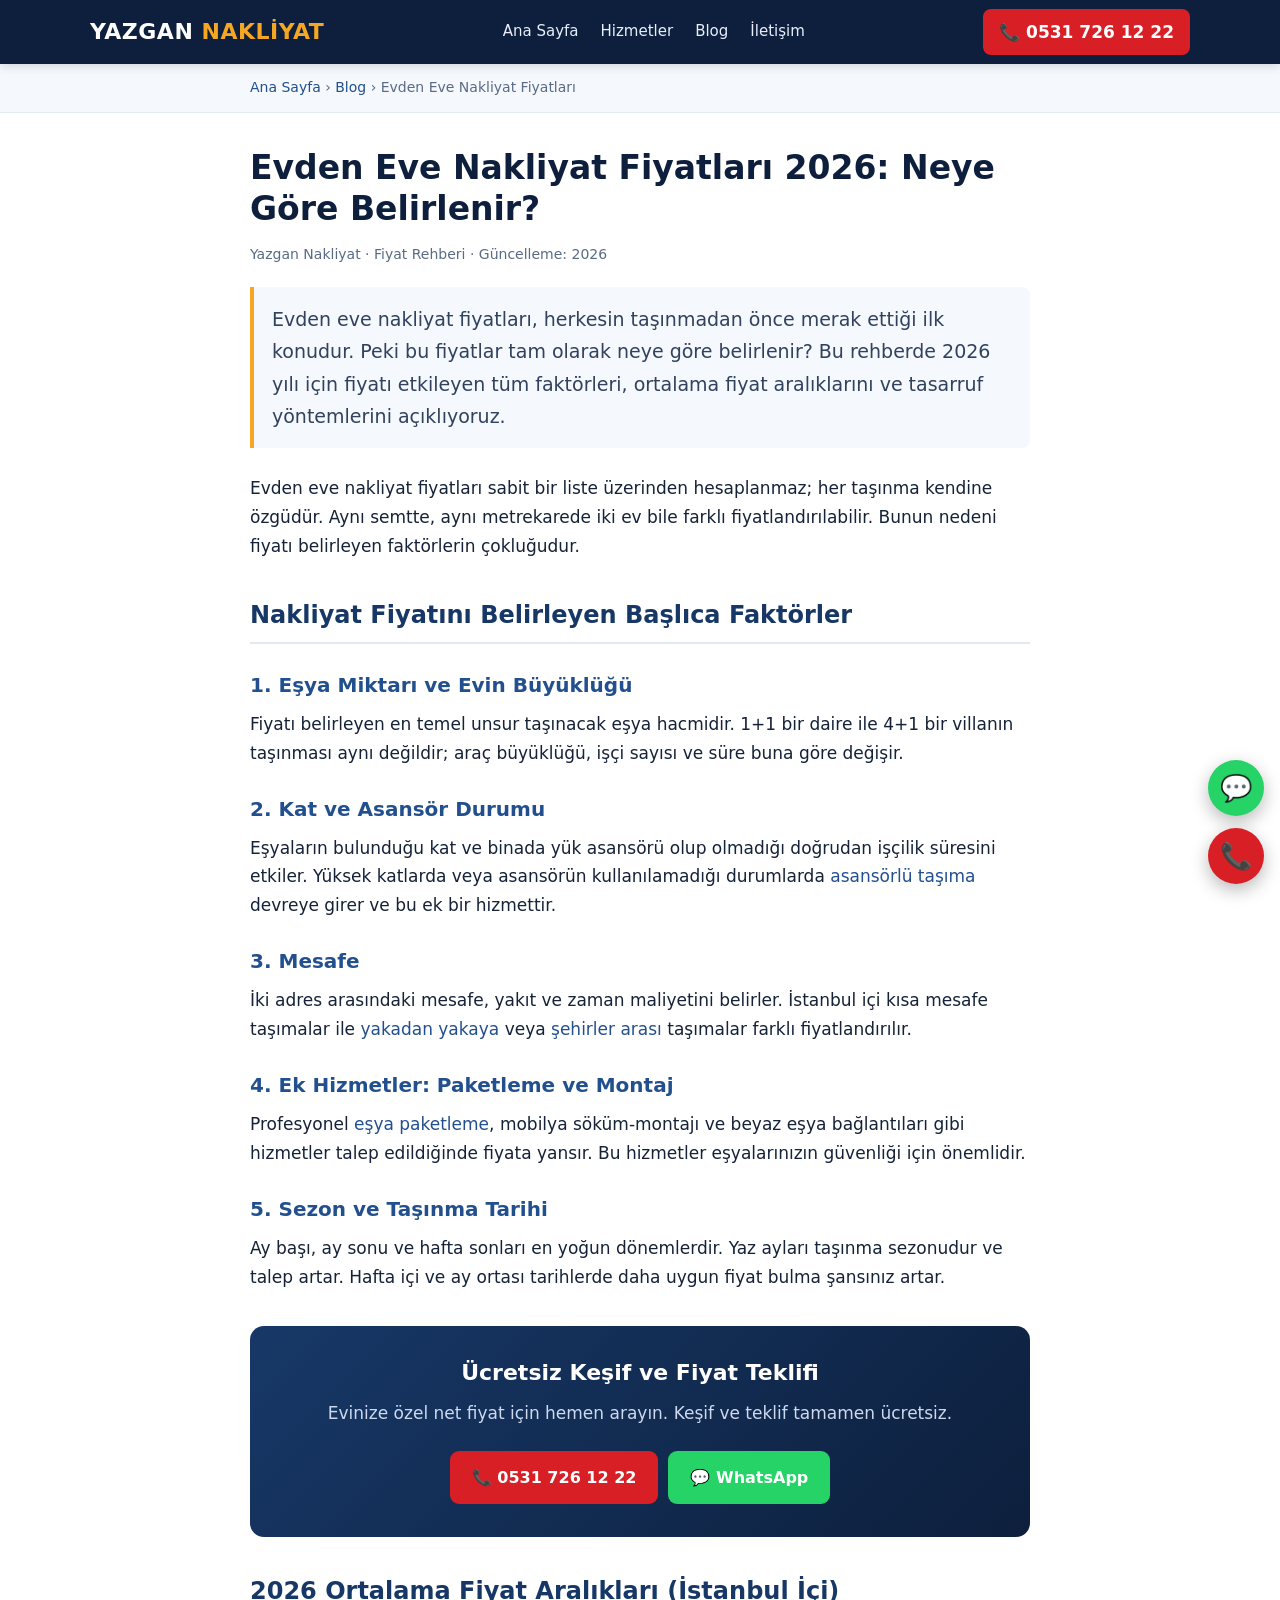
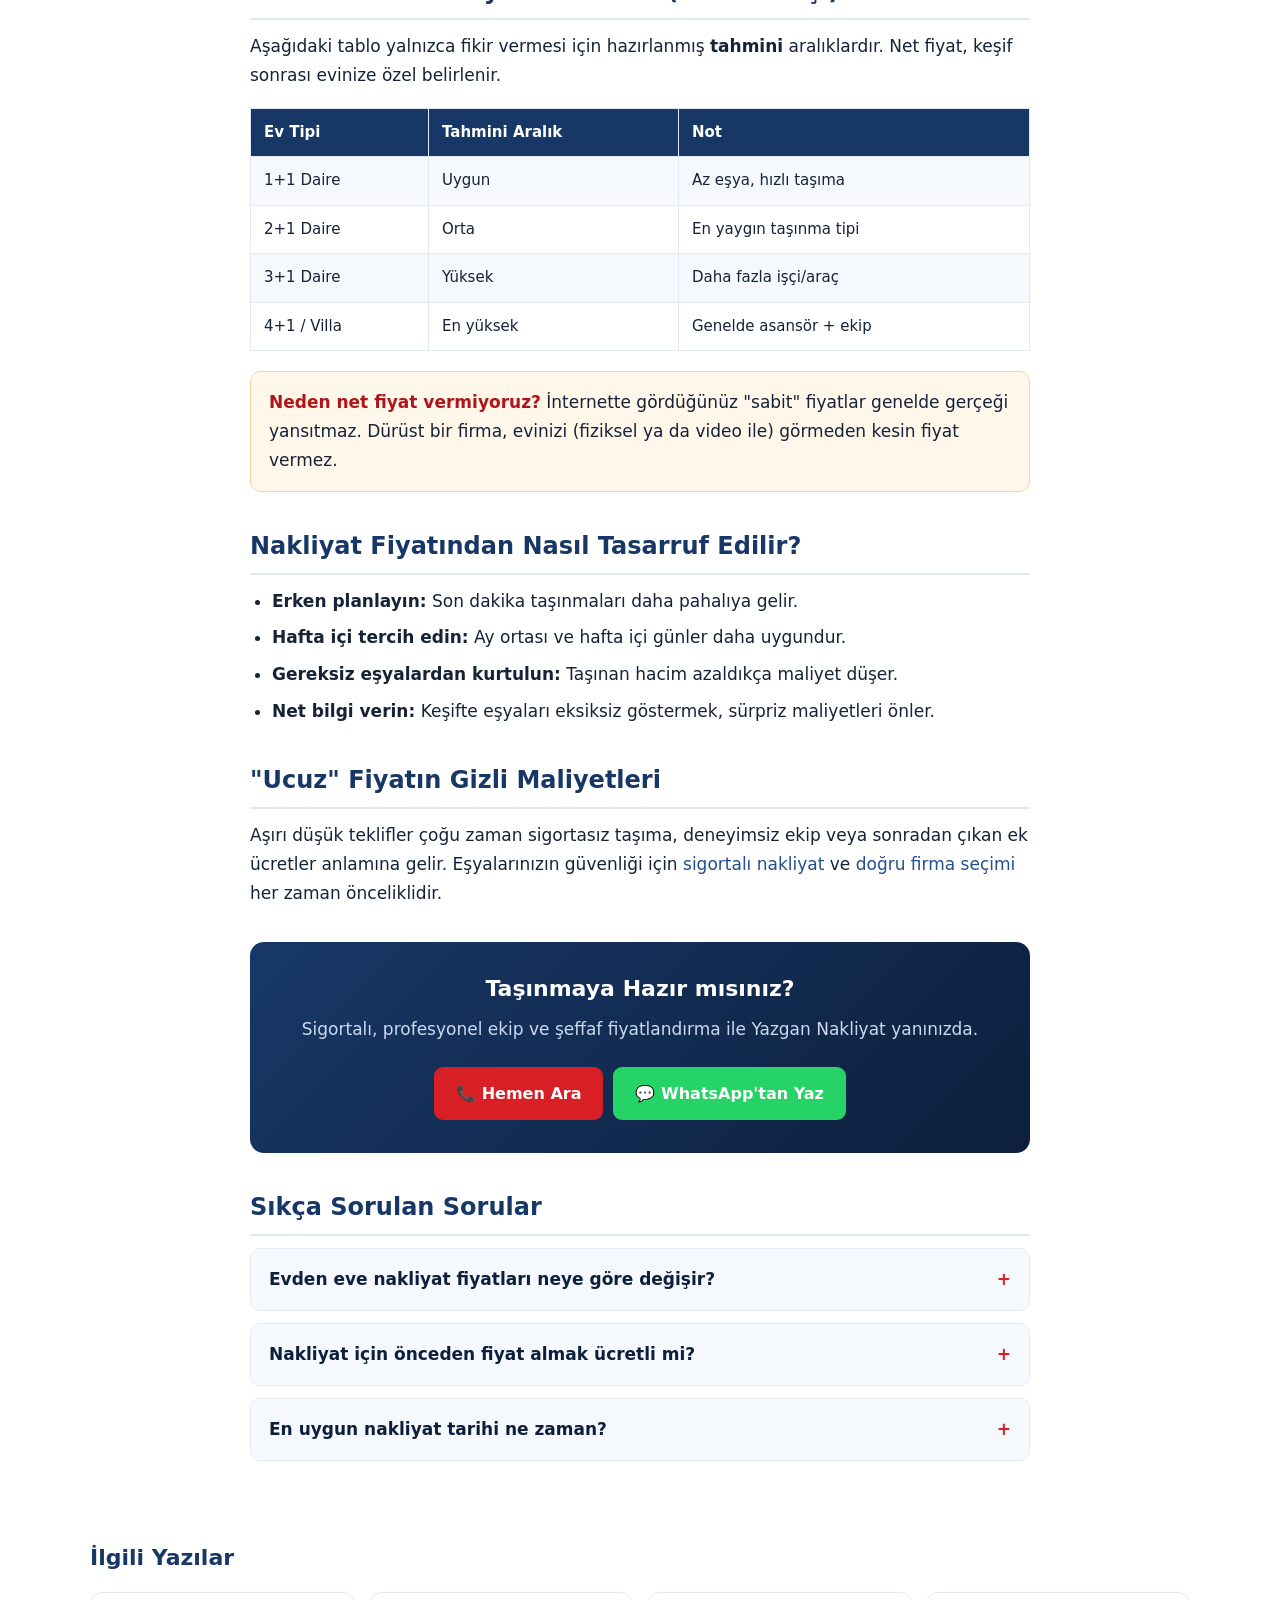
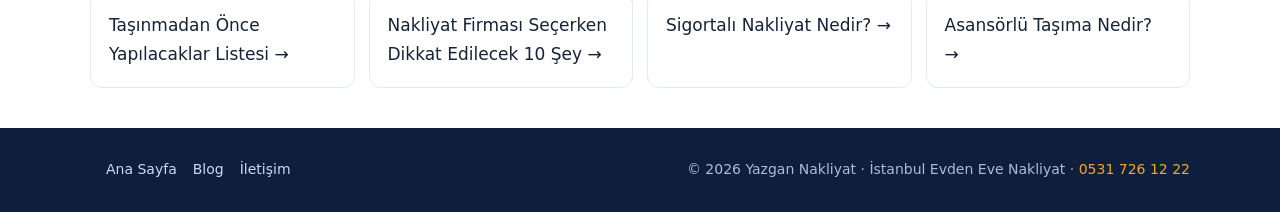
<file: blog/evden-eve-nakliyat-fiyatlari/index.html>
<!DOCTYPE html>
<html lang="tr">
<head>
<meta charset="UTF-8">
<meta name="viewport" content="width=device-width, initial-scale=1">
<title>Evden Eve Nakliyat Fiyatları 2026 | Yazgan Nakliyat</title>
<meta name="description" content="Evden eve nakliyat fiyatları 2026'da neye göre belirlenir? Ortalama fiyat aralıkları, tasarruf ipuçları ve ücretsiz keşif için: 0531 726 12 22.">
<link rel="canonical" href="https://www.yazgannakliyat.com.tr/blog/evden-eve-nakliyat-fiyatlari/">
<meta property="og:type" content="article">
<meta property="og:title" content="Evden Eve Nakliyat Fiyatları 2026: Neye Göre Belirlenir?">
<meta property="og:url" content="https://www.yazgannakliyat.com.tr/blog/evden-eve-nakliyat-fiyatlari/">
<meta property="og:locale" content="tr_TR">
<meta name="theme-color" content="#0d1f3c">
<link rel="stylesheet" href="../style.css">
<script type="application/ld+json">{"@context":"https://schema.org","@type":"Article","headline":"Evden Eve Nakliyat Fiyatları 2026: Neye Göre Belirlenir?","description":"Evden eve nakliyat fiyatlarını etkileyen faktörler ve 2026 ortalama fiyat aralıkları.","inLanguage":"tr-TR","author":{"@type":"Organization","name":"Yazgan Nakliyat"},"publisher":{"@type":"Organization","name":"Yazgan Nakliyat"},"mainEntityOfPage":"https://www.yazgannakliyat.com.tr/blog/evden-eve-nakliyat-fiyatlari/"}</script>
<script type="application/ld+json">{"@context":"https://schema.org","@type":"FAQPage","mainEntity":[{"@type":"Question","name":"Evden eve nakliyat fiyatları neye göre değişir?","acceptedAnswer":{"@type":"Answer","text":"Eşya miktarı, evin büyüklüğü, kat ve asansör durumu, mesafe, paketleme ve montaj gibi ek hizmetler ile taşınma tarihi fiyatı belirleyen başlıca faktörlerdir."}},{"@type":"Question","name":"Nakliyat için önceden fiyat almak ücretli mi?","acceptedAnswer":{"@type":"Answer","text":"Hayır. Yazgan Nakliyat olarak keşif ve fiyat teklifimiz tamamen ücretsizdir. 0531 726 12 22'yi arayarak veya WhatsApp'tan yazışarak teklif alabilirsiniz."}},{"@type":"Question","name":"En uygun nakliyat tarihi ne zaman?","acceptedAnswer":{"@type":"Answer","text":"Ay başı ve ay sonu ile hafta sonları en yoğun dönemlerdir. Hafta içi ve ay ortası tarihlerde genellikle daha uygun fiyatlar bulunur."}}]}</script>
</head>
<body>
<header class="site"><div class="wrap-wide bar"><a class="logo" href="../../">YAZGAN <b>NAKLİYAT</b></a><nav><a href="../../">Ana Sayfa</a><a href="../../#hizmetler">Hizmetler</a><a href="../">Blog</a><a href="../../#iletisim">İletişim</a></nav><a class="hcall" href="tel:+905317261222">📞 0531 726 12 22</a></div></header>
<div class="crumb"><div class="wrap"><a href="../../">Ana Sayfa</a> › <a href="../">Blog</a> › Evden Eve Nakliyat Fiyatları</div></div>
<main class="wrap"><article>
<h1>Evden Eve Nakliyat Fiyatları 2026: Neye Göre Belirlenir?</h1>
<div class="meta">Yazgan Nakliyat · Fiyat Rehberi · Güncelleme: 2026</div>
<p class="lead">Evden eve nakliyat fiyatları, herkesin taşınmadan önce merak ettiği ilk konudur. Peki bu fiyatlar tam olarak neye göre belirlenir? Bu rehberde 2026 yılı için fiyatı etkileyen tüm faktörleri, ortalama fiyat aralıklarını ve tasarruf yöntemlerini açıklıyoruz.</p>
<p>Evden eve nakliyat fiyatları sabit bir liste üzerinden hesaplanmaz; her taşınma kendine özgüdür. Aynı semtte, aynı metrekarede iki ev bile farklı fiyatlandırılabilir. Bunun nedeni fiyatı belirleyen faktörlerin çokluğudur.</p>
<h2>Nakliyat Fiyatını Belirleyen Başlıca Faktörler</h2>
<h3>1. Eşya Miktarı ve Evin Büyüklüğü</h3>
<p>Fiyatı belirleyen en temel unsur taşınacak eşya hacmidir. 1+1 bir daire ile 4+1 bir villanın taşınması aynı değildir; araç büyüklüğü, işçi sayısı ve süre buna göre değişir.</p>
<h3>2. Kat ve Asansör Durumu</h3>
<p>Eşyaların bulunduğu kat ve binada yük asansörü olup olmadığı doğrudan işçilik süresini etkiler. Yüksek katlarda veya asansörün kullanılamadığı durumlarda <a href="../asansorlu-tasima-nedir/">asansörlü taşıma</a> devreye girer ve bu ek bir hizmettir.</p>
<h3>3. Mesafe</h3>
<p>İki adres arasındaki mesafe, yakıt ve zaman maliyetini belirler. İstanbul içi kısa mesafe taşımalar ile <a href="../istanbul-ici-nakliyat/">yakadan yakaya</a> veya <a href="../sehirler-arasi-nakliyat-fiyatlari/">şehirler arası</a> taşımalar farklı fiyatlandırılır.</p>
<h3>4. Ek Hizmetler: Paketleme ve Montaj</h3>
<p>Profesyonel <a href="../esya-paketleme-rehberi/">eşya paketleme</a>, mobilya söküm-montajı ve beyaz eşya bağlantıları gibi hizmetler talep edildiğinde fiyata yansır. Bu hizmetler eşyalarınızın güvenliği için önemlidir.</p>
<h3>5. Sezon ve Taşınma Tarihi</h3>
<p>Ay başı, ay sonu ve hafta sonları en yoğun dönemlerdir. Yaz ayları taşınma sezonudur ve talep artar. Hafta içi ve ay ortası tarihlerde daha uygun fiyat bulma şansınız artar.</p>
<div class="cta"><h3>Ücretsiz Keşif ve Fiyat Teklifi</h3><p>Evinize özel net fiyat için hemen arayın. Keşif ve teklif tamamen ücretsiz.</p><div class="btns"><a class="btn btn-call" href="tel:+905317261222">📞 0531 726 12 22</a><a class="btn btn-wa" href="https://wa.me/905317261222">💬 WhatsApp</a></div></div>
<h2>2026 Ortalama Fiyat Aralıkları (İstanbul İçi)</h2>
<p>Aşağıdaki tablo yalnızca fikir vermesi için hazırlanmış <strong>tahmini</strong> aralıklardır. Net fiyat, keşif sonrası evinize özel belirlenir.</p>
<table class="tbl"><tr><th>Ev Tipi</th><th>Tahmini Aralık</th><th>Not</th></tr><tr><td>1+1 Daire</td><td>Uygun</td><td>Az eşya, hızlı taşıma</td></tr><tr><td>2+1 Daire</td><td>Orta</td><td>En yaygın taşınma tipi</td></tr><tr><td>3+1 Daire</td><td>Yüksek</td><td>Daha fazla işçi/araç</td></tr><tr><td>4+1 / Villa</td><td>En yüksek</td><td>Genelde asansör + ekip</td></tr></table>
<div class="tip"><b>Neden net fiyat vermiyoruz?</b> İnternette gördüğünüz "sabit" fiyatlar genelde gerçeği yansıtmaz. Dürüst bir firma, evinizi (fiziksel ya da video ile) görmeden kesin fiyat vermez.</div>
<h2>Nakliyat Fiyatından Nasıl Tasarruf Edilir?</h2>
<ul><li><strong>Erken planlayın:</strong> Son dakika taşınmaları daha pahalıya gelir.</li><li><strong>Hafta içi tercih edin:</strong> Ay ortası ve hafta içi günler daha uygundur.</li><li><strong>Gereksiz eşyalardan kurtulun:</strong> Taşınan hacim azaldıkça maliyet düşer.</li><li><strong>Net bilgi verin:</strong> Keşifte eşyaları eksiksiz göstermek, sürpriz maliyetleri önler.</li></ul>
<h2>"Ucuz" Fiyatın Gizli Maliyetleri</h2>
<p>Aşırı düşük teklifler çoğu zaman sigortasız taşıma, deneyimsiz ekip veya sonradan çıkan ek ücretler anlamına gelir. Eşyalarınızın güvenliği için <a href="../sigortali-nakliyat/">sigortalı nakliyat</a> ve <a href="../nakliyat-firmasi-secimi/">doğru firma seçimi</a> her zaman önceliklidir.</p>
<div class="cta"><h3>Taşınmaya Hazır mısınız?</h3><p>Sigortalı, profesyonel ekip ve şeffaf fiyatlandırma ile Yazgan Nakliyat yanınızda.</p><div class="btns"><a class="btn btn-call" href="tel:+905317261222">📞 Hemen Ara</a><a class="btn btn-wa" href="https://wa.me/905317261222">💬 WhatsApp'tan Yaz</a></div></div>
<div class="faq"><h2>Sıkça Sorulan Sorular</h2><details><summary>Evden eve nakliyat fiyatları neye göre değişir?</summary><p>Eşya miktarı, evin büyüklüğü, kat ve asansör durumu, mesafe, paketleme/montaj gibi ek hizmetler ve taşınma tarihi fiyatı belirleyen başlıca faktörlerdir.</p></details><details><summary>Nakliyat için önceden fiyat almak ücretli mi?</summary><p>Hayır. Keşif ve fiyat teklifimiz tamamen ücretsizdir. 0531 726 12 22'yi arayabilir veya WhatsApp'tan yazabilirsiniz.</p></details><details><summary>En uygun nakliyat tarihi ne zaman?</summary><p>Ay başı/sonu ve hafta sonları yoğundur. Hafta içi ve ay ortası tarihlerde genellikle daha uygun fiyat bulunur.</p></details></div>
</article></main>
<section class="related"><div class="wrap-wide"><h2>İlgili Yazılar</h2><div class="grid"><a class="card" href="../tasinma-oncesi-yapilacaklar/">Taşınmadan Önce Yapılacaklar Listesi →</a><a class="card" href="../nakliyat-firmasi-secimi/">Nakliyat Firması Seçerken Dikkat Edilecek 10 Şey →</a><a class="card" href="../sigortali-nakliyat/">Sigortalı Nakliyat Nedir? →</a><a class="card" href="../asansorlu-tasima-nedir/">Asansörlü Taşıma Nedir? →</a></div></div></section>
<footer class="site"><div class="wrap-wide"><div class="fl"><a href="../../">Ana Sayfa</a><a href="../">Blog</a><a href="../../#iletisim">İletişim</a></div><div>© 2026 Yazgan Nakliyat · İstanbul Evden Eve Nakliyat · <a href="tel:+905317261222">0531 726 12 22</a></div></div></footer>
<div class="float"><a class="wa" href="https://wa.me/905317261222" aria-label="WhatsApp">💬</a><a class="call" href="tel:+905317261222" aria-label="Ara">📞</a></div>
</body>
</html>
</file>
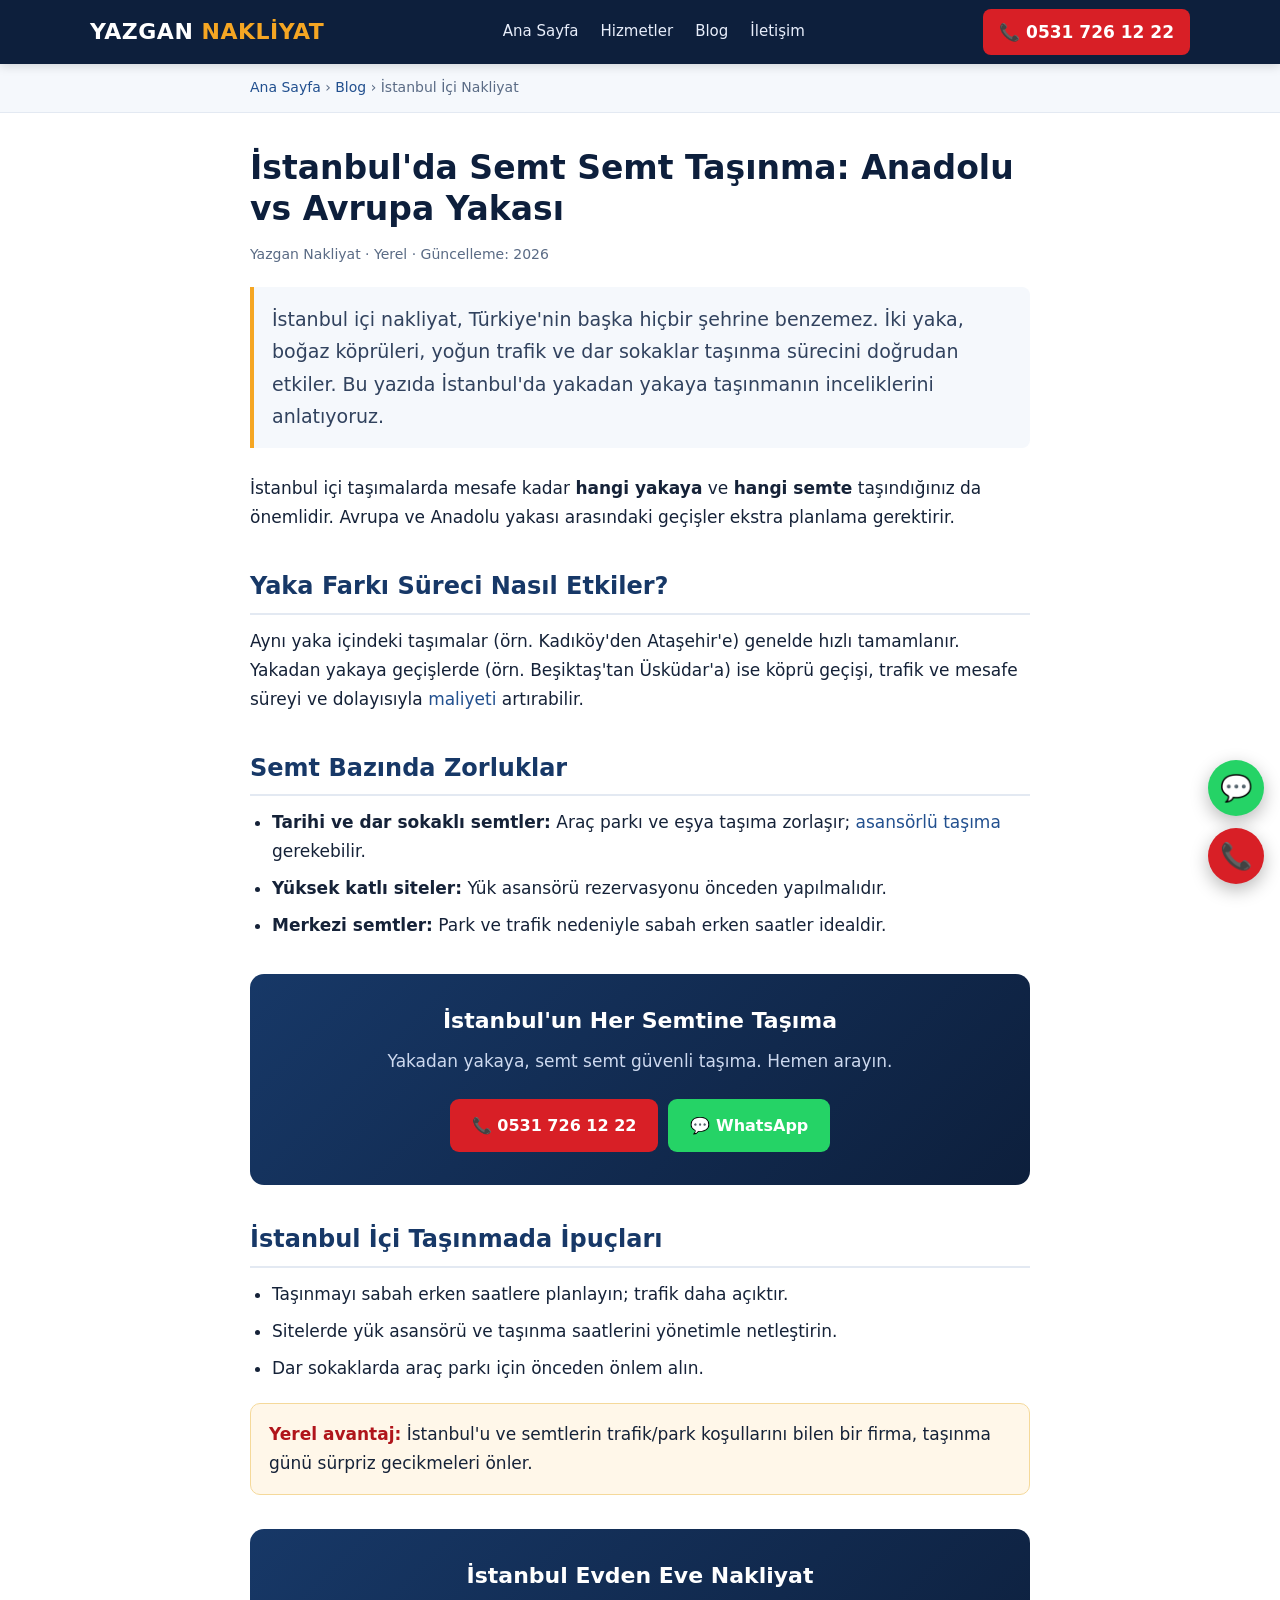
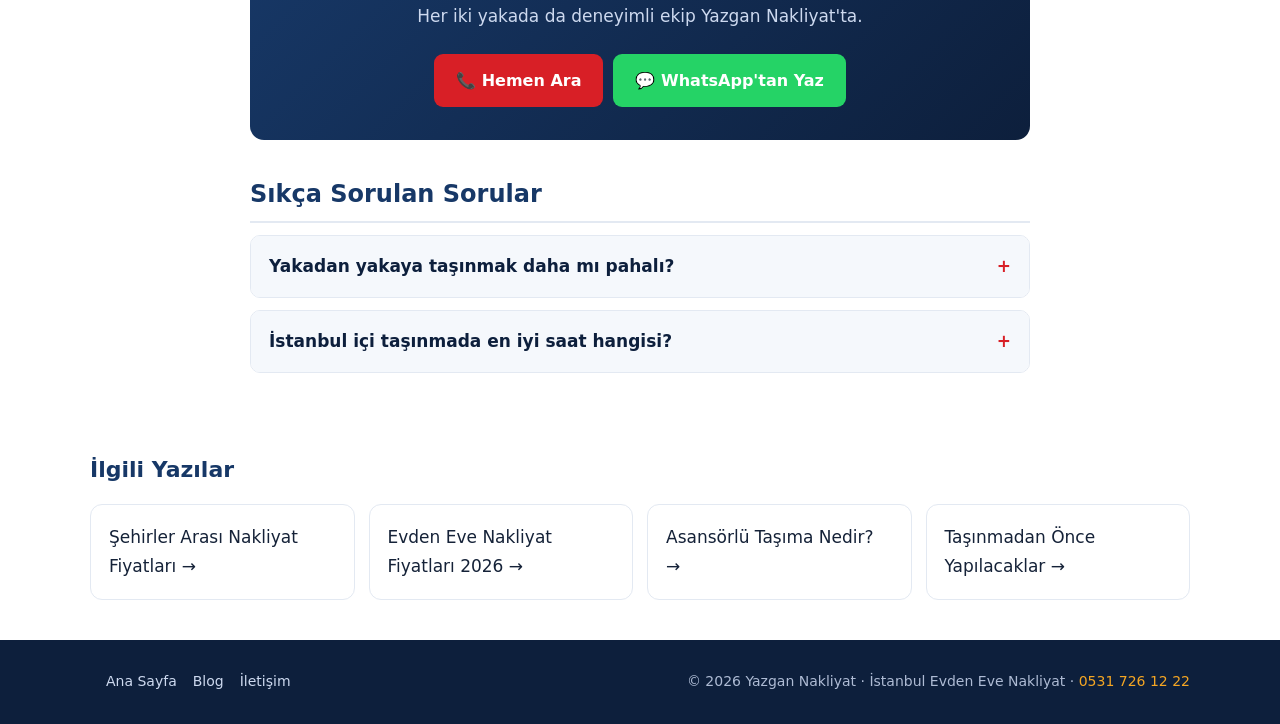
<file: blog/istanbul-ici-nakliyat/index.html>
<!DOCTYPE html>
<html lang="tr">
<head>
<meta charset="UTF-8">
<meta name="viewport" content="width=device-width, initial-scale=1">
<title>İstanbul'da Semt Semt Taşınma: Anadolu vs Avrupa Yakası | Yazgan Nakliyat</title>
<meta name="description" content="İstanbul içi nakliyat: yaka farkı, trafik, köprü ve mesafenin taşınma sürecine ve fiyata etkisi. İstanbul evden eve nakliyat için: 0531 726 12 22.">
<link rel="canonical" href="https://www.yazgannakliyat.com.tr/blog/istanbul-ici-nakliyat/">
<meta property="og:type" content="article">
<meta property="og:title" content="İstanbul'da Semt Semt Taşınma: Anadolu vs Avrupa Yakası">
<meta property="og:url" content="https://www.yazgannakliyat.com.tr/blog/istanbul-ici-nakliyat/">
<meta property="og:locale" content="tr_TR">
<meta name="theme-color" content="#0d1f3c">
<link rel="stylesheet" href="../style.css">
<script type="application/ld+json">{"@context":"https://schema.org","@type":"Article","headline":"İstanbul'da Semt Semt Taşınma: Anadolu vs Avrupa Yakası","inLanguage":"tr-TR","author":{"@type":"Organization","name":"Yazgan Nakliyat"},"publisher":{"@type":"Organization","name":"Yazgan Nakliyat"},"mainEntityOfPage":"https://www.yazgannakliyat.com.tr/blog/istanbul-ici-nakliyat/"}</script>
<script type="application/ld+json">{"@context":"https://schema.org","@type":"FAQPage","mainEntity":[{"@type":"Question","name":"Yakadan yakaya taşınmak daha mı pahalı?","acceptedAnswer":{"@type":"Answer","text":"Yaka geçişlerinde mesafe, köprü geçişi ve trafik süresi arttığı için aynı yaka içi taşınmaya göre maliyet bir miktar yükselebilir."}},{"@type":"Question","name":"İstanbul içi taşınmada en iyi saat hangisi?","acceptedAnswer":{"@type":"Answer","text":"Trafiğin açık olduğu sabah erken saatler tercih edilir. Mesai giriş-çıkış saatleri ve köprü yoğunluğu süreyi uzatır."}}]}</script>
</head>
<body>
<header class="site"><div class="wrap-wide bar"><a class="logo" href="../../">YAZGAN <b>NAKLİYAT</b></a><nav><a href="../../">Ana Sayfa</a><a href="../../#hizmetler">Hizmetler</a><a href="../">Blog</a><a href="../../#iletisim">İletişim</a></nav><a class="hcall" href="tel:+905317261222">📞 0531 726 12 22</a></div></header>
<div class="crumb"><div class="wrap"><a href="../../">Ana Sayfa</a> › <a href="../">Blog</a> › İstanbul İçi Nakliyat</div></div>
<main class="wrap"><article>
<h1>İstanbul'da Semt Semt Taşınma: Anadolu vs Avrupa Yakası</h1>
<div class="meta">Yazgan Nakliyat · Yerel · Güncelleme: 2026</div>
<p class="lead">İstanbul içi nakliyat, Türkiye'nin başka hiçbir şehrine benzemez. İki yaka, boğaz köprüleri, yoğun trafik ve dar sokaklar taşınma sürecini doğrudan etkiler. Bu yazıda İstanbul'da yakadan yakaya taşınmanın inceliklerini anlatıyoruz.</p>
<p>İstanbul içi taşımalarda mesafe kadar <strong>hangi yakaya</strong> ve <strong>hangi semte</strong> taşındığınız da önemlidir. Avrupa ve Anadolu yakası arasındaki geçişler ekstra planlama gerektirir.</p>
<h2>Yaka Farkı Süreci Nasıl Etkiler?</h2>
<p>Aynı yaka içindeki taşımalar (örn. Kadıköy'den Ataşehir'e) genelde hızlı tamamlanır. Yakadan yakaya geçişlerde (örn. Beşiktaş'tan Üsküdar'a) ise köprü geçişi, trafik ve mesafe süreyi ve dolayısıyla <a href="../evden-eve-nakliyat-fiyatlari/">maliyeti</a> artırabilir.</p>
<h2>Semt Bazında Zorluklar</h2>
<ul><li><strong>Tarihi ve dar sokaklı semtler:</strong> Araç parkı ve eşya taşıma zorlaşır; <a href="../asansorlu-tasima-nedir/">asansörlü taşıma</a> gerekebilir.</li><li><strong>Yüksek katlı siteler:</strong> Yük asansörü rezervasyonu önceden yapılmalıdır.</li><li><strong>Merkezi semtler:</strong> Park ve trafik nedeniyle sabah erken saatler idealdir.</li></ul>
<div class="cta"><h3>İstanbul'un Her Semtine Taşıma</h3><p>Yakadan yakaya, semt semt güvenli taşıma. Hemen arayın.</p><div class="btns"><a class="btn btn-call" href="tel:+905317261222">📞 0531 726 12 22</a><a class="btn btn-wa" href="https://wa.me/905317261222">💬 WhatsApp</a></div></div>
<h2>İstanbul İçi Taşınmada İpuçları</h2>
<ul><li>Taşınmayı sabah erken saatlere planlayın; trafik daha açıktır.</li><li>Sitelerde yük asansörü ve taşınma saatlerini yönetimle netleştirin.</li><li>Dar sokaklarda araç parkı için önceden önlem alın.</li></ul>
<div class="tip"><b>Yerel avantaj:</b> İstanbul'u ve semtlerin trafik/park koşullarını bilen bir firma, taşınma günü sürpriz gecikmeleri önler.</div>
<div class="cta"><h3>İstanbul Evden Eve Nakliyat</h3><p>Her iki yakada da deneyimli ekip Yazgan Nakliyat'ta.</p><div class="btns"><a class="btn btn-call" href="tel:+905317261222">📞 Hemen Ara</a><a class="btn btn-wa" href="https://wa.me/905317261222">💬 WhatsApp'tan Yaz</a></div></div>
<div class="faq"><h2>Sıkça Sorulan Sorular</h2><details><summary>Yakadan yakaya taşınmak daha mı pahalı?</summary><p>Yaka geçişlerinde mesafe, köprü geçişi ve trafik süresi arttığı için aynı yaka içi taşınmaya göre maliyet bir miktar yükselebilir.</p></details><details><summary>İstanbul içi taşınmada en iyi saat hangisi?</summary><p>Trafiğin açık olduğu sabah erken saatler tercih edilir. Mesai ve köprü yoğunluğu süreyi uzatır.</p></details></div>
</article></main>
<section class="related"><div class="wrap-wide"><h2>İlgili Yazılar</h2><div class="grid"><a class="card" href="../sehirler-arasi-nakliyat-fiyatlari/">Şehirler Arası Nakliyat Fiyatları →</a><a class="card" href="../evden-eve-nakliyat-fiyatlari/">Evden Eve Nakliyat Fiyatları 2026 →</a><a class="card" href="../asansorlu-tasima-nedir/">Asansörlü Taşıma Nedir? →</a><a class="card" href="../tasinma-oncesi-yapilacaklar/">Taşınmadan Önce Yapılacaklar →</a></div></div></section>
<footer class="site"><div class="wrap-wide"><div class="fl"><a href="../../">Ana Sayfa</a><a href="../">Blog</a><a href="../../#iletisim">İletişim</a></div><div>© 2026 Yazgan Nakliyat · İstanbul Evden Eve Nakliyat · <a href="tel:+905317261222">0531 726 12 22</a></div></div></footer>
<div class="float"><a class="wa" href="https://wa.me/905317261222" aria-label="WhatsApp">💬</a><a class="call" href="tel:+905317261222" aria-label="Ara">📞</a></div>
</body>
</html>
</file>
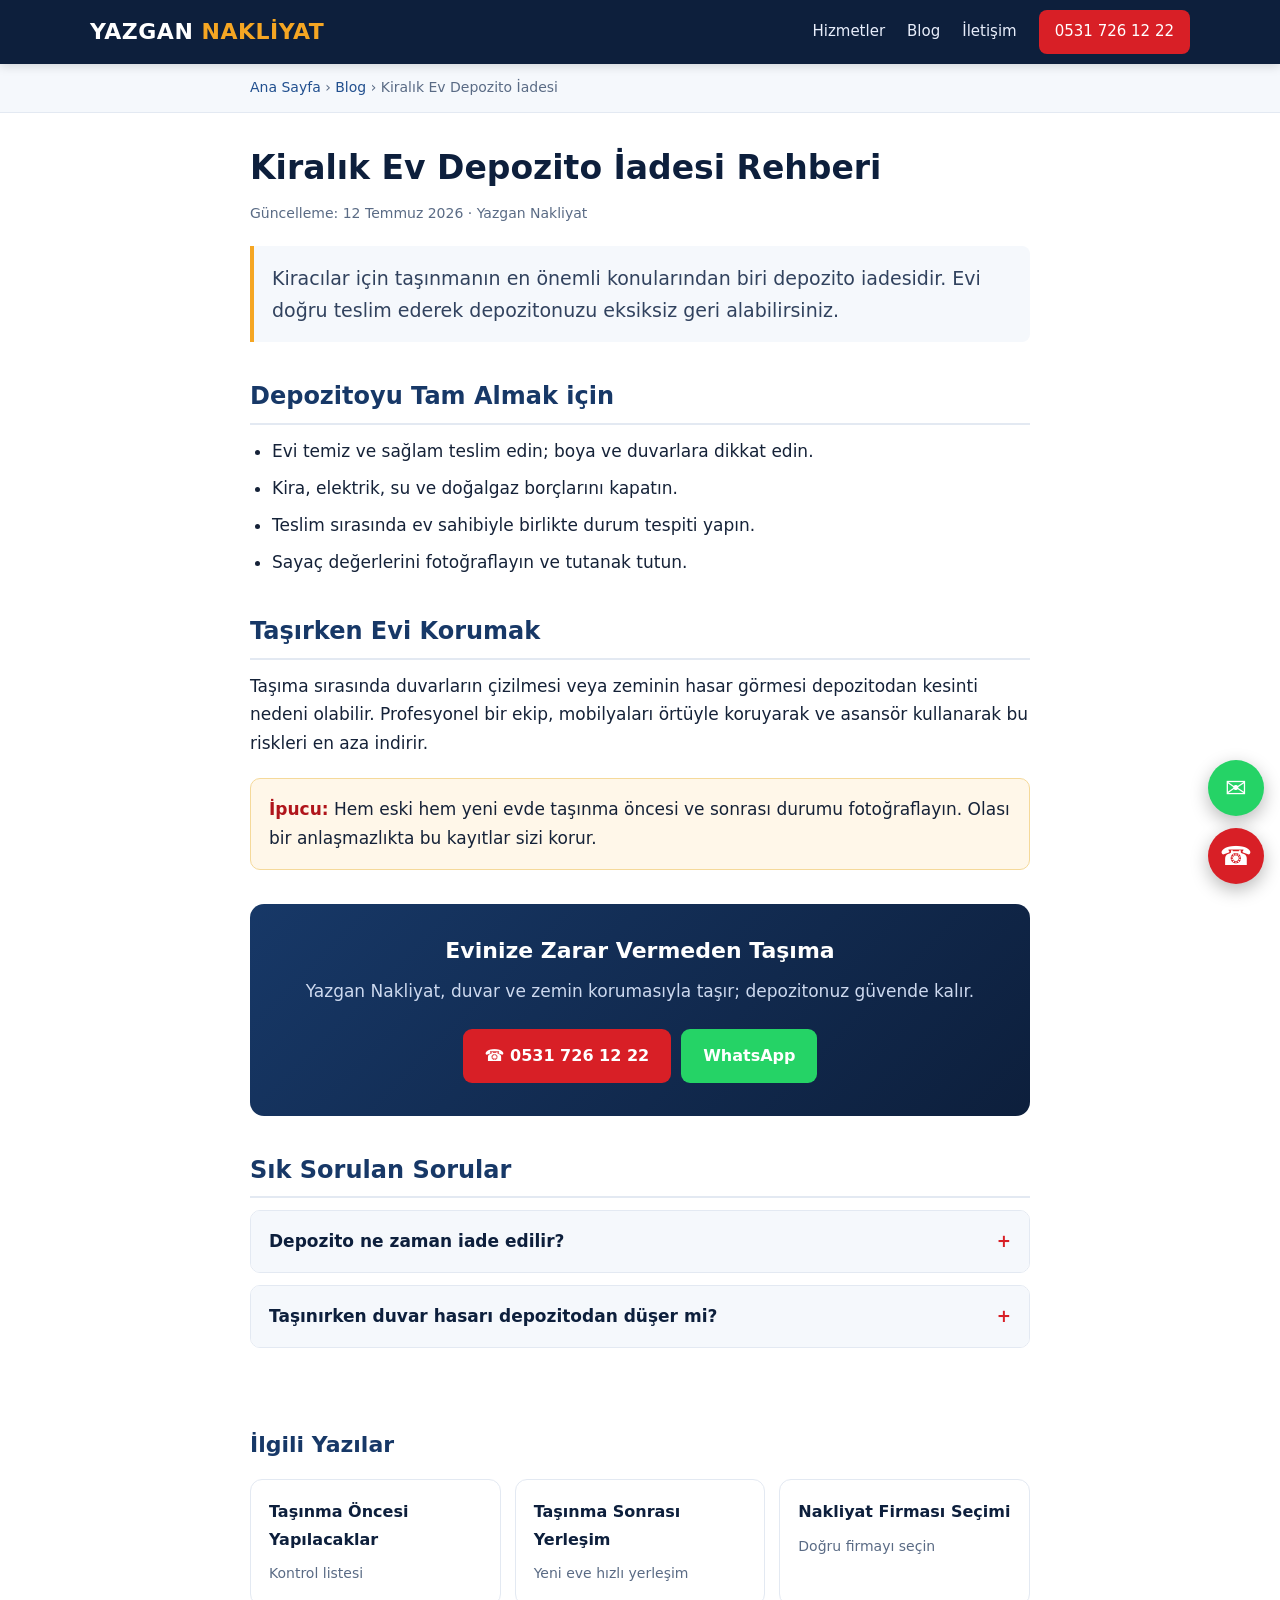
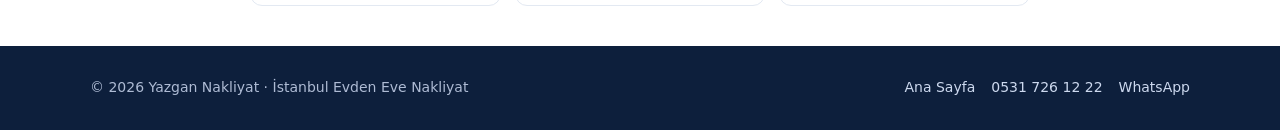
<file: blog/kiralik-ev-depozito/index.html>
<!DOCTYPE html>
<html lang="tr">
<head>
<meta charset="UTF-8">
<meta name="viewport" content="width=device-width,initial-scale=1">
<title>Kiralık Ev Depozito İadesi Rehberi | Yazgan Nakliyat</title>
<meta name="description" content="Depozitonuzu eksiksiz geri almak için taşınırken dikkat etmeniz gerekenler. Ev teslimi, hasar tespiti, temizlik ve tutanak rehberi.">
<link rel="canonical" href="https://www.yazgannakliyat.com.tr/blog/kiralik-ev-depozito/">
<meta property="og:type" content="article">
<meta property="og:title" content="Kiralık Ev Depozito İadesi Rehberi">
<meta property="og:description" content="Depozitonuzu eksiksiz geri almak için ipuçları.">
<meta property="og:url" content="https://www.yazgannakliyat.com.tr/blog/kiralik-ev-depozito/">
<link rel="stylesheet" href="../style.css">
<script type="application/ld+json">{"@context":"https://schema.org","@type":"Article","headline":"Kiralık Ev Depozito İadesi Rehberi","description":"Depozitonuzu eksiksiz geri almak için taşınırken dikkat edilecekler.","datePublished":"2026-07-12","dateModified":"2026-07-12","author":{"@type":"Organization","name":"Yazgan Nakliyat"},"publisher":{"@type":"Organization","name":"Yazgan Nakliyat","url":"https://www.yazgannakliyat.com.tr/"},"mainEntityOfPage":"https://www.yazgannakliyat.com.tr/blog/kiralik-ev-depozito/"}</script>
<script type="application/ld+json">{"@context":"https://schema.org","@type":"FAQPage","mainEntity":[{"@type":"Question","name":"Depozito ne zaman iade edilir?","acceptedAnswer":{"@type":"Answer","text":"Ev sağlam ve temiz teslim edildiğinde, kira ve fatura borçları kapatıldıktan sonra ev sahibi tarafından iade edilir."}},{"@type":"Question","name":"Taşınırken duvar hasarı depozitodan düşer mi?","acceptedAnswer":{"@type":"Answer","text":"Normal yıpranma dışındaki hasarlar depozitodan düşülebilir. Bu yüzden taşımada duvar ve zeminleri korumak önemlidir."}}]}</script>
</head>
<body>
<header class="site"><div class="wrap-wide bar">
<a href="../../" class="logo">YAZGAN <b>NAKLİYAT</b></a>
<nav class="main"><a href="../../#hizmetler">Hizmetler</a><a href="../">Blog</a><a href="../../#iletisim">İletişim</a><a href="tel:+905317261222" class="hcall">0531 726 12 22</a></nav>
<button class="menu-btn" onclick="location.href='../../#iletisim'">☰</button>
</div></header>
<div class="crumb"><div class="wrap"><a href="../../">Ana Sayfa</a> › <a href="../">Blog</a> › Kiralık Ev Depozito İadesi</div></div>
<main class="wrap"><article>
<h1>Kiralık Ev Depozito İadesi Rehberi</h1>
<div class="meta">Güncelleme: 12 Temmuz 2026 · Yazgan Nakliyat</div>
<p class="lead">Kiracılar için taşınmanın en önemli konularından biri depozito iadesidir. Evi doğru teslim ederek depozitonuzu eksiksiz geri alabilirsiniz.</p>
<h2>Depozitoyu Tam Almak için</h2>
<ul>
<li>Evi temiz ve sağlam teslim edin; boya ve duvarlara dikkat edin.</li>
<li>Kira, elektrik, su ve doğalgaz borçlarını kapatın.</li>
<li>Teslim sırasında ev sahibiyle birlikte durum tespiti yapın.</li>
<li>Sayaç değerlerini fotoğraflayın ve tutanak tutun.</li>
</ul>
<h2>Taşırken Evi Korumak</h2>
<p>Taşıma sırasında duvarların çizilmesi veya zeminin hasar görmesi depozitodan kesinti nedeni olabilir. Profesyonel bir ekip, mobilyaları örtüyle koruyarak ve asansör kullanarak bu riskleri en aza indirir.</p>
<div class="tip"><b>İpucu:</b> Hem eski hem yeni evde taşınma öncesi ve sonrası durumu fotoğraflayın. Olası bir anlaşmazlıkta bu kayıtlar sizi korur.</div>
<div class="cta"><h3>Evinize Zarar Vermeden Taşıma</h3><p>Yazgan Nakliyat, duvar ve zemin korumasıyla taşır; depozitonuz güvende kalır.</p><a href="tel:+905317261222" class="btn btn-call">☎ 0531 726 12 22</a><a href="https://wa.me/905317261222" class="btn btn-wa">WhatsApp</a></div>
<div class="faq"><h2>Sık Sorulan Sorular</h2>
<details><summary>Depozito ne zaman iade edilir?</summary><p>Ev sağlam ve temiz teslim edildiğinde, kira ve fatura borçları kapatıldıktan sonra ev sahibi tarafından iade edilir.</p></details>
<details><summary>Taşınırken duvar hasarı depozitodan düşer mi?</summary><p>Normal yıpranma dışındaki hasarlar depozitodan düşülebilir. Bu yüzden taşımada duvar ve zeminleri korumak önemlidir.</p></details>
</div>
</article>
<div class="related"><h2>İlgili Yazılar</h2><div class="grid">
<a class="card" href="../tasinma-oncesi-yapilacaklar/"><b>Taşınma Öncesi Yapılacaklar</b><span>Kontrol listesi</span></a>
<a class="card" href="../tasinma-sonrasi-yerlesim/"><b>Taşınma Sonrası Yerleşim</b><span>Yeni eve hızlı yerleşim</span></a>
<a class="card" href="../nakliyat-firmasi-secimi/"><b>Nakliyat Firması Seçimi</b><span>Doğru firmayı seçin</span></a>
</div></div>
</main>
<footer class="site"><div class="wrap-wide"><div>© 2026 Yazgan Nakliyat · İstanbul Evden Eve Nakliyat</div><div class="fl"><a href="../../">Ana Sayfa</a><a href="tel:+905317261222">0531 726 12 22</a><a href="https://wa.me/905317261222">WhatsApp</a></div></div></footer>
<div class="float"><a class="wa" href="https://wa.me/905317261222" title="WhatsApp">&#9993;</a><a class="call" href="tel:+905317261222" title="Ara">&#9742;</a></div>
</body>
</html>
</file>
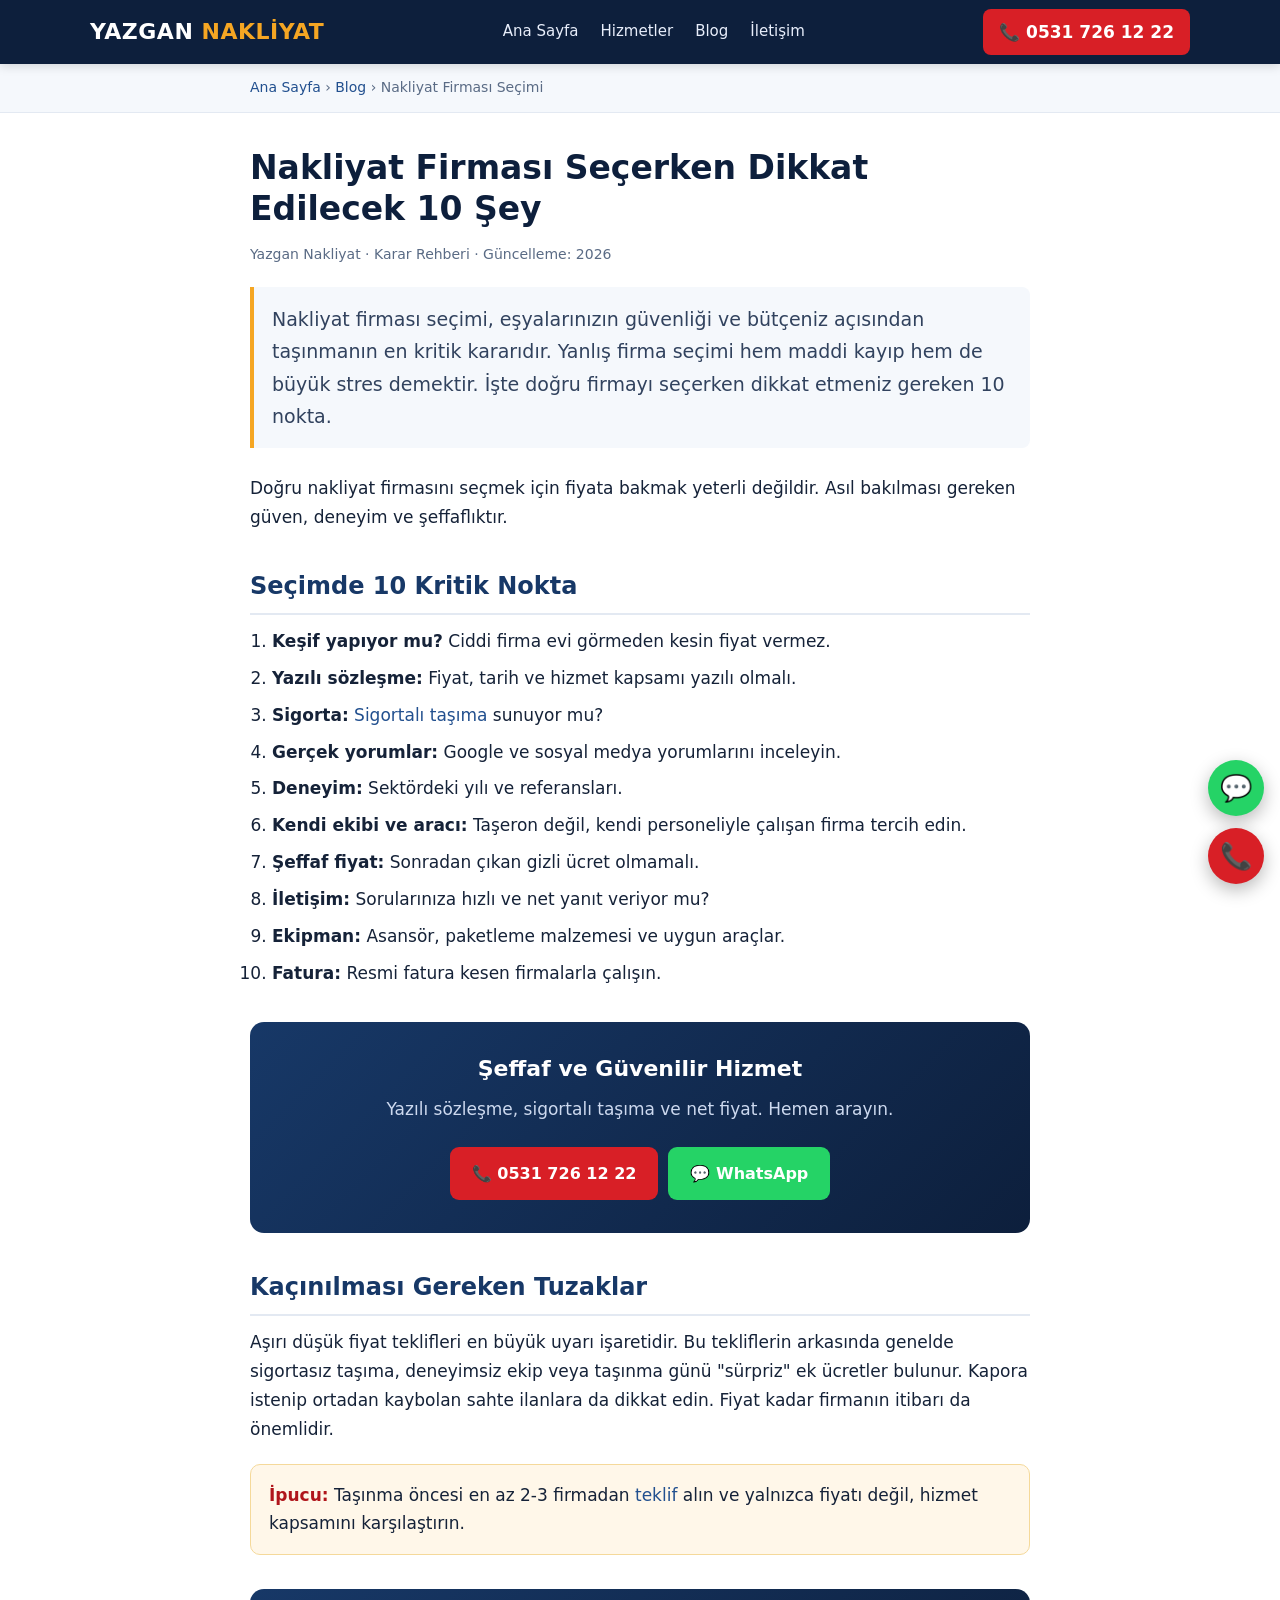
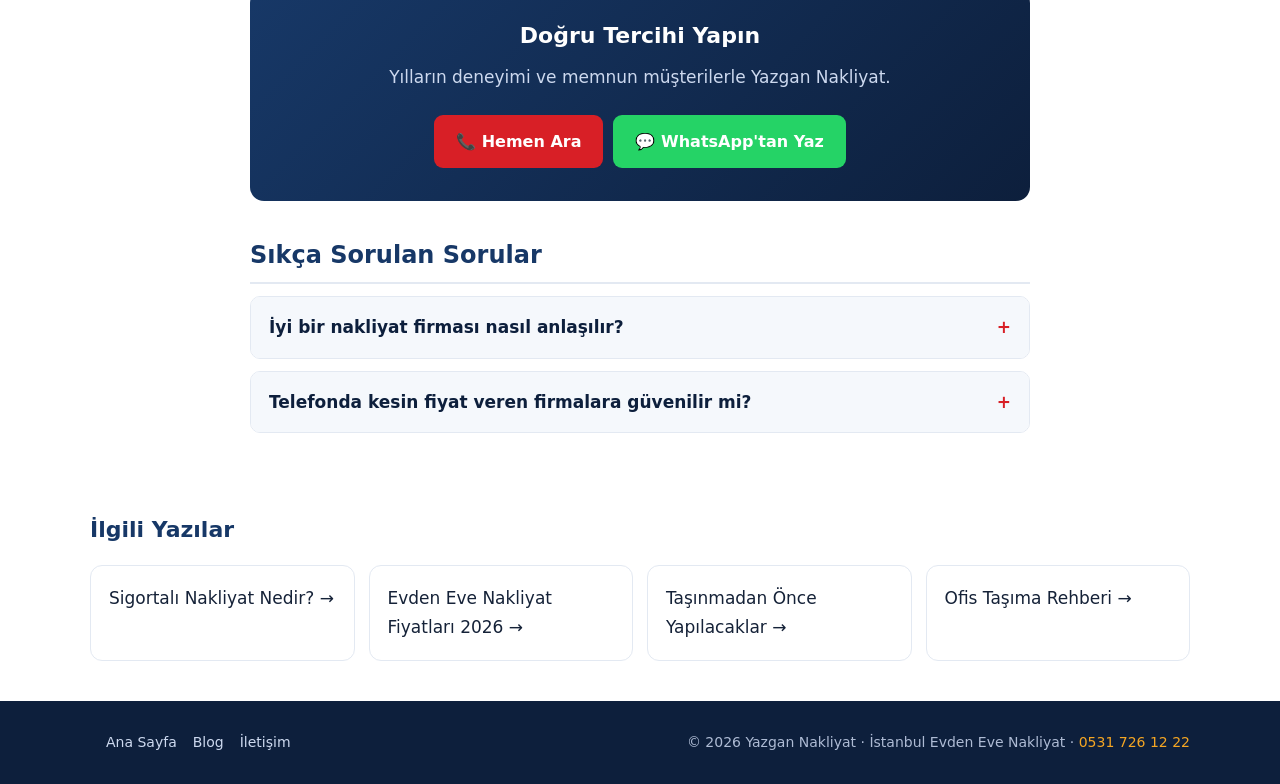
<file: blog/nakliyat-firmasi-secimi/index.html>
<!DOCTYPE html>
<html lang="tr">
<head>
<meta charset="UTF-8">
<meta name="viewport" content="width=device-width, initial-scale=1">
<title>Nakliyat Firması Seçerken Dikkat Edilecek 10 Şey | Yazgan Nakliyat</title>
<meta name="description" content="Nakliyat firması seçimi nasıl yapılır? Doğru firmayı seçmek için 10 kritik nokta ve kaçınılması gereken tuzaklar. Ücretsiz teklif: 0531 726 12 22.">
<link rel="canonical" href="https://www.yazgannakliyat.com.tr/blog/nakliyat-firmasi-secimi/">
<meta property="og:type" content="article">
<meta property="og:title" content="Nakliyat Firması Seçerken Dikkat Edilecek 10 Şey">
<meta property="og:url" content="https://www.yazgannakliyat.com.tr/blog/nakliyat-firmasi-secimi/">
<meta property="og:locale" content="tr_TR">
<meta name="theme-color" content="#0d1f3c">
<link rel="stylesheet" href="../style.css">
<script type="application/ld+json">{"@context":"https://schema.org","@type":"Article","headline":"Nakliyat Firması Seçerken Dikkat Edilecek 10 Şey","inLanguage":"tr-TR","author":{"@type":"Organization","name":"Yazgan Nakliyat"},"publisher":{"@type":"Organization","name":"Yazgan Nakliyat"},"mainEntityOfPage":"https://www.yazgannakliyat.com.tr/blog/nakliyat-firmasi-secimi/"}</script>
<script type="application/ld+json">{"@context":"https://schema.org","@type":"FAQPage","mainEntity":[{"@type":"Question","name":"İyi bir nakliyat firması nasıl anlaşılır?","acceptedAnswer":{"@type":"Answer","text":"Yazılı sözleşme sunması, sigortalı taşıma yapması, keşif sonrası net fiyat vermesi, gerçek müşteri yorumları ve şeffaf iletişim iyi bir firmanın göstergeleridir."}},{"@type":"Question","name":"Telefonda kesin fiyat veren firmalara güvenilir mi?","acceptedAnswer":{"@type":"Answer","text":"Evinizi görmeden verilen 'kesin' fiyatlar genelde taşınma günü değişir. Sağlıklı fiyat için keşif (yerinde veya video ile) şarttır."}}]}</script>
</head>
<body>
<header class="site"><div class="wrap-wide bar"><a class="logo" href="../../">YAZGAN <b>NAKLİYAT</b></a><nav><a href="../../">Ana Sayfa</a><a href="../../#hizmetler">Hizmetler</a><a href="../">Blog</a><a href="../../#iletisim">İletişim</a></nav><a class="hcall" href="tel:+905317261222">📞 0531 726 12 22</a></div></header>
<div class="crumb"><div class="wrap"><a href="../../">Ana Sayfa</a> › <a href="../">Blog</a> › Nakliyat Firması Seçimi</div></div>
<main class="wrap"><article>
<h1>Nakliyat Firması Seçerken Dikkat Edilecek 10 Şey</h1>
<div class="meta">Yazgan Nakliyat · Karar Rehberi · Güncelleme: 2026</div>
<p class="lead">Nakliyat firması seçimi, eşyalarınızın güvenliği ve bütçeniz açısından taşınmanın en kritik kararıdır. Yanlış firma seçimi hem maddi kayıp hem de büyük stres demektir. İşte doğru firmayı seçerken dikkat etmeniz gereken 10 nokta.</p>
<p>Doğru nakliyat firmasını seçmek için fiyata bakmak yeterli değildir. Asıl bakılması gereken güven, deneyim ve şeffaflıktır.</p>
<h2>Seçimde 10 Kritik Nokta</h2>
<ol><li><strong>Keşif yapıyor mu?</strong> Ciddi firma evi görmeden kesin fiyat vermez.</li><li><strong>Yazılı sözleşme:</strong> Fiyat, tarih ve hizmet kapsamı yazılı olmalı.</li><li><strong>Sigorta:</strong> <a href="../sigortali-nakliyat/">Sigortalı taşıma</a> sunuyor mu?</li><li><strong>Gerçek yorumlar:</strong> Google ve sosyal medya yorumlarını inceleyin.</li><li><strong>Deneyim:</strong> Sektördeki yılı ve referansları.</li><li><strong>Kendi ekibi ve aracı:</strong> Taşeron değil, kendi personeliyle çalışan firma tercih edin.</li><li><strong>Şeffaf fiyat:</strong> Sonradan çıkan gizli ücret olmamalı.</li><li><strong>İletişim:</strong> Sorularınıza hızlı ve net yanıt veriyor mu?</li><li><strong>Ekipman:</strong> Asansör, paketleme malzemesi ve uygun araçlar.</li><li><strong>Fatura:</strong> Resmi fatura kesen firmalarla çalışın.</li></ol>
<div class="cta"><h3>Şeffaf ve Güvenilir Hizmet</h3><p>Yazılı sözleşme, sigortalı taşıma ve net fiyat. Hemen arayın.</p><div class="btns"><a class="btn btn-call" href="tel:+905317261222">📞 0531 726 12 22</a><a class="btn btn-wa" href="https://wa.me/905317261222">💬 WhatsApp</a></div></div>
<h2>Kaçınılması Gereken Tuzaklar</h2>
<p>Aşırı düşük fiyat teklifleri en büyük uyarı işaretidir. Bu tekliflerin arkasında genelde sigortasız taşıma, deneyimsiz ekip veya taşınma günü "sürpriz" ek ücretler bulunur. Kapora istenip ortadan kaybolan sahte ilanlara da dikkat edin. Fiyat kadar firmanın itibarı da önemlidir.</p>
<div class="tip"><b>İpucu:</b> Taşınma öncesi en az 2-3 firmadan <a href="../evden-eve-nakliyat-fiyatlari/">teklif</a> alın ve yalnızca fiyatı değil, hizmet kapsamını karşılaştırın.</div>
<div class="cta"><h3>Doğru Tercihi Yapın</h3><p>Yılların deneyimi ve memnun müşterilerle Yazgan Nakliyat.</p><div class="btns"><a class="btn btn-call" href="tel:+905317261222">📞 Hemen Ara</a><a class="btn btn-wa" href="https://wa.me/905317261222">💬 WhatsApp'tan Yaz</a></div></div>
<div class="faq"><h2>Sıkça Sorulan Sorular</h2><details><summary>İyi bir nakliyat firması nasıl anlaşılır?</summary><p>Yazılı sözleşme sunması, sigortalı taşıma yapması, keşif sonrası net fiyat vermesi, gerçek müşteri yorumları ve şeffaf iletişim iyi bir firmanın göstergeleridir.</p></details><details><summary>Telefonda kesin fiyat veren firmalara güvenilir mi?</summary><p>Evinizi görmeden verilen "kesin" fiyatlar genelde taşınma günü değişir. Sağlıklı fiyat için keşif şarttır.</p></details></div>
</article></main>
<section class="related"><div class="wrap-wide"><h2>İlgili Yazılar</h2><div class="grid"><a class="card" href="../sigortali-nakliyat/">Sigortalı Nakliyat Nedir? →</a><a class="card" href="../evden-eve-nakliyat-fiyatlari/">Evden Eve Nakliyat Fiyatları 2026 →</a><a class="card" href="../tasinma-oncesi-yapilacaklar/">Taşınmadan Önce Yapılacaklar →</a><a class="card" href="../ofis-tasima-rehberi/">Ofis Taşıma Rehberi →</a></div></div></section>
<footer class="site"><div class="wrap-wide"><div class="fl"><a href="../../">Ana Sayfa</a><a href="../">Blog</a><a href="../../#iletisim">İletişim</a></div><div>© 2026 Yazgan Nakliyat · İstanbul Evden Eve Nakliyat · <a href="tel:+905317261222">0531 726 12 22</a></div></div></footer>
<div class="float"><a class="wa" href="https://wa.me/905317261222" aria-label="WhatsApp">💬</a><a class="call" href="tel:+905317261222" aria-label="Ara">📞</a></div>
</body>
</html>
</file>
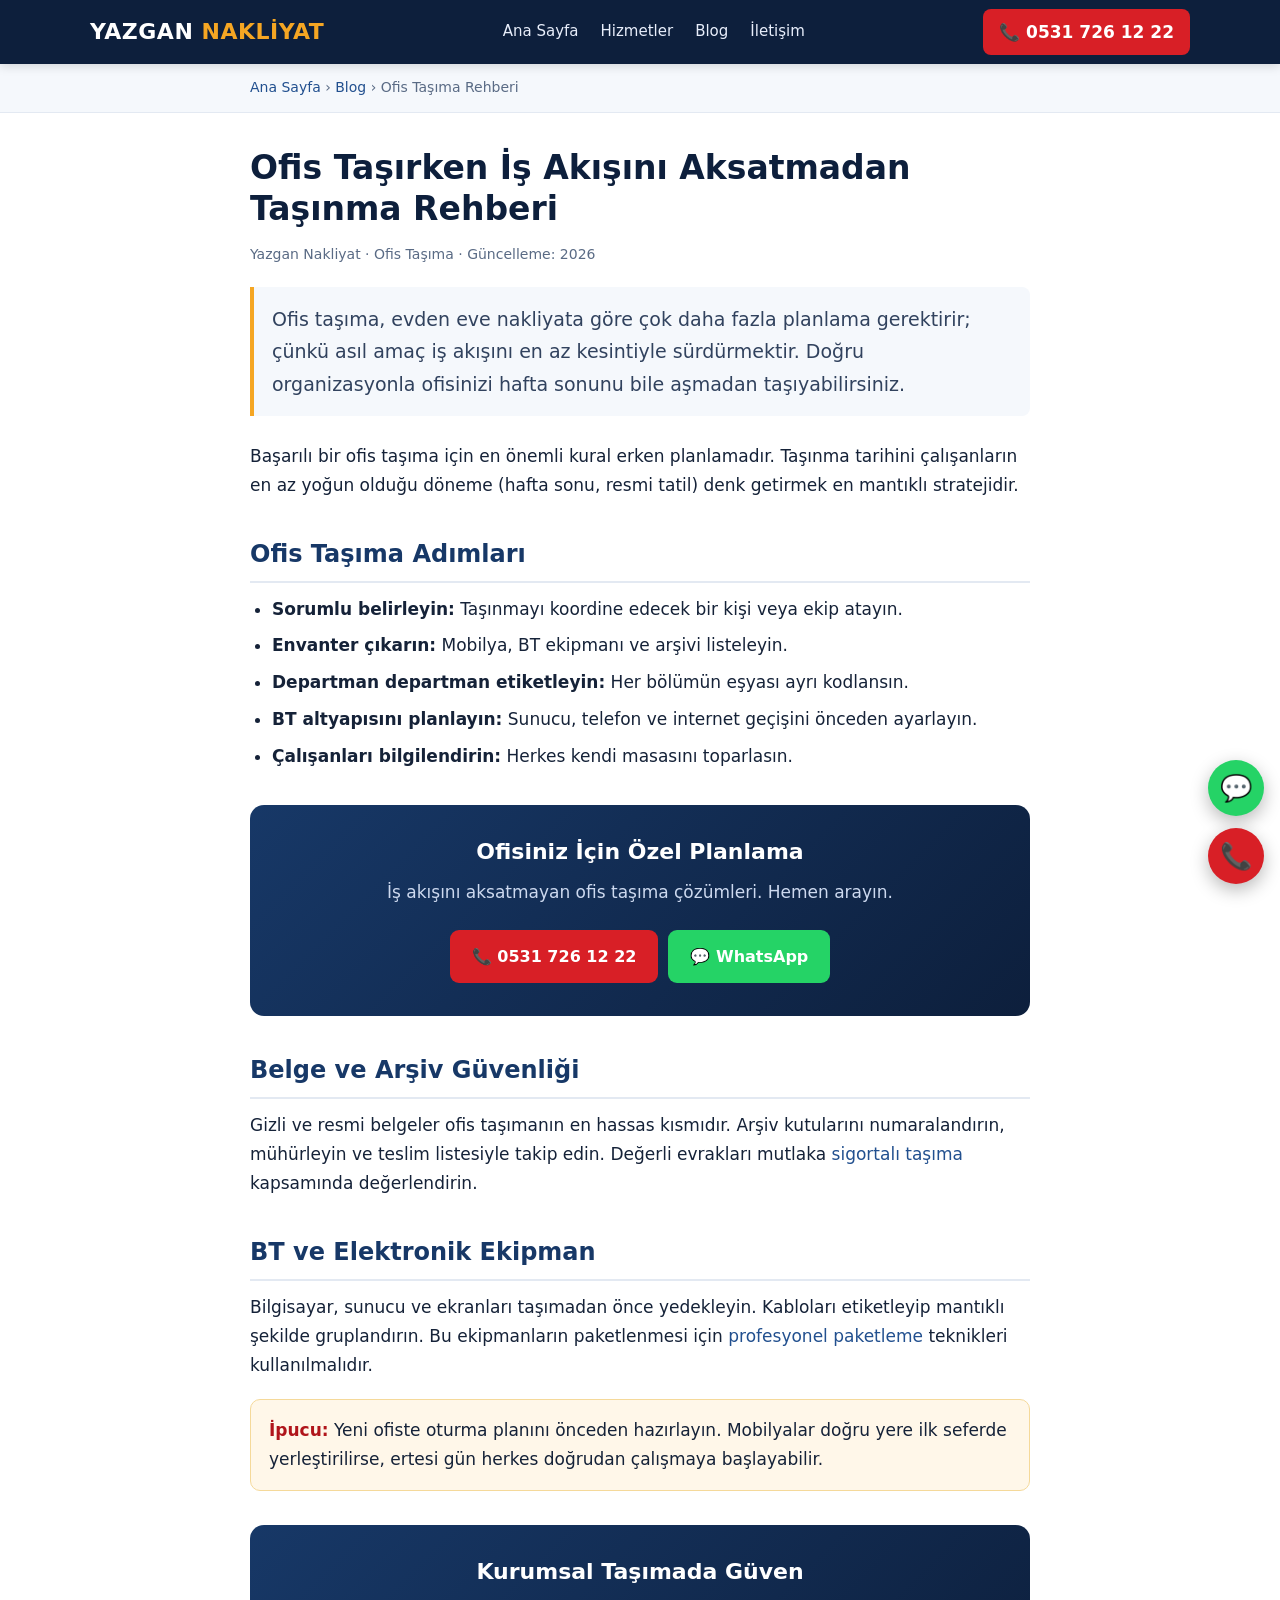
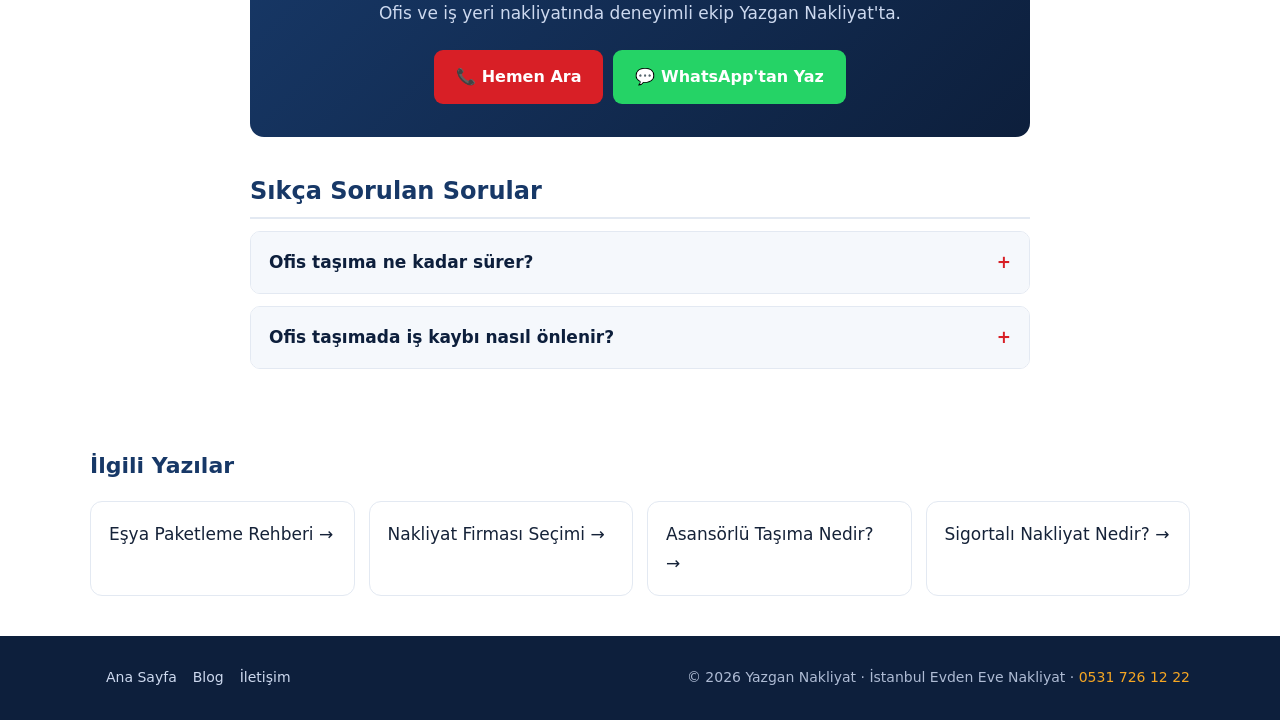
<file: blog/ofis-tasima-rehberi/index.html>
<!DOCTYPE html>
<html lang="tr">
<head>
<meta charset="UTF-8">
<meta name="viewport" content="width=device-width, initial-scale=1">
<title>Ofis Taşırken İş Akışını Aksatmadan Taşınma Rehberi | Yazgan Nakliyat</title>
<meta name="description" content="Ofis taşıma nasıl planlanır? İş yerinizi minimum kesintiyle taşımanın yolları, planlama ve organizasyon ipuçları. Ücretsiz teklif: 0531 726 12 22.">
<link rel="canonical" href="https://www.yazgannakliyat.com.tr/blog/ofis-tasima-rehberi/">
<meta property="og:type" content="article">
<meta property="og:title" content="Ofis Taşırken İş Akışını Aksatmadan Taşınma Rehberi">
<meta property="og:url" content="https://www.yazgannakliyat.com.tr/blog/ofis-tasima-rehberi/">
<meta property="og:locale" content="tr_TR">
<meta name="theme-color" content="#0d1f3c">
<link rel="stylesheet" href="../style.css">
<script type="application/ld+json">{"@context":"https://schema.org","@type":"Article","headline":"Ofis Taşırken İş Akışını Aksatmadan Taşınma Rehberi","inLanguage":"tr-TR","author":{"@type":"Organization","name":"Yazgan Nakliyat"},"publisher":{"@type":"Organization","name":"Yazgan Nakliyat"},"mainEntityOfPage":"https://www.yazgannakliyat.com.tr/blog/ofis-tasima-rehberi/"}</script>
<script type="application/ld+json">{"@context":"https://schema.org","@type":"FAQPage","mainEntity":[{"@type":"Question","name":"Ofis taşıma ne kadar sürer?","acceptedAnswer":{"@type":"Answer","text":"Ofisin büyüklüğüne göre değişir; küçük ofisler bir günde tamamlanırken büyük ofisler için hafta sonu gibi çalışma dışı zamanlar planlanır."}},{"@type":"Question","name":"Ofis taşımada iş kaybı nasıl önlenir?","acceptedAnswer":{"@type":"Answer","text":"Taşımayı hafta sonu veya mesai dışına planlamak, departman departman etiketleme yapmak ve BT ekipmanlarını son kurmak iş kaybını en aza indirir."}}]}</script>
</head>
<body>
<header class="site"><div class="wrap-wide bar"><a class="logo" href="../../">YAZGAN <b>NAKLİYAT</b></a><nav><a href="../../">Ana Sayfa</a><a href="../../#hizmetler">Hizmetler</a><a href="../">Blog</a><a href="../../#iletisim">İletişim</a></nav><a class="hcall" href="tel:+905317261222">📞 0531 726 12 22</a></div></header>
<div class="crumb"><div class="wrap"><a href="../../">Ana Sayfa</a> › <a href="../">Blog</a> › Ofis Taşıma Rehberi</div></div>
<main class="wrap"><article>
<h1>Ofis Taşırken İş Akışını Aksatmadan Taşınma Rehberi</h1>
<div class="meta">Yazgan Nakliyat · Ofis Taşıma · Güncelleme: 2026</div>
<p class="lead">Ofis taşıma, evden eve nakliyata göre çok daha fazla planlama gerektirir; çünkü asıl amaç iş akışını en az kesintiyle sürdürmektir. Doğru organizasyonla ofisinizi hafta sonunu bile aşmadan taşıyabilirsiniz.</p>
<p>Başarılı bir ofis taşıma için en önemli kural erken planlamadır. Taşınma tarihini çalışanların en az yoğun olduğu döneme (hafta sonu, resmi tatil) denk getirmek en mantıklı stratejidir.</p>
<h2>Ofis Taşıma Adımları</h2>
<ul><li><strong>Sorumlu belirleyin:</strong> Taşınmayı koordine edecek bir kişi veya ekip atayın.</li><li><strong>Envanter çıkarın:</strong> Mobilya, BT ekipmanı ve arşivi listeleyin.</li><li><strong>Departman departman etiketleyin:</strong> Her bölümün eşyası ayrı kodlansın.</li><li><strong>BT altyapısını planlayın:</strong> Sunucu, telefon ve internet geçişini önceden ayarlayın.</li><li><strong>Çalışanları bilgilendirin:</strong> Herkes kendi masasını toparlasın.</li></ul>
<div class="cta"><h3>Ofisiniz İçin Özel Planlama</h3><p>İş akışını aksatmayan ofis taşıma çözümleri. Hemen arayın.</p><div class="btns"><a class="btn btn-call" href="tel:+905317261222">📞 0531 726 12 22</a><a class="btn btn-wa" href="https://wa.me/905317261222">💬 WhatsApp</a></div></div>
<h2>Belge ve Arşiv Güvenliği</h2>
<p>Gizli ve resmi belgeler ofis taşımanın en hassas kısmıdır. Arşiv kutularını numaralandırın, mühürleyin ve teslim listesiyle takip edin. Değerli evrakları mutlaka <a href="../sigortali-nakliyat/">sigortalı taşıma</a> kapsamında değerlendirin.</p>
<h2>BT ve Elektronik Ekipman</h2>
<p>Bilgisayar, sunucu ve ekranları taşımadan önce yedekleyin. Kabloları etiketleyip mantıklı şekilde gruplandırın. Bu ekipmanların paketlenmesi için <a href="../esya-paketleme-rehberi/">profesyonel paketleme</a> teknikleri kullanılmalıdır.</p>
<div class="tip"><b>İpucu:</b> Yeni ofiste oturma planını önceden hazırlayın. Mobilyalar doğru yere ilk seferde yerleştirilirse, ertesi gün herkes doğrudan çalışmaya başlayabilir.</div>
<div class="cta"><h3>Kurumsal Taşımada Güven</h3><p>Ofis ve iş yeri nakliyatında deneyimli ekip Yazgan Nakliyat'ta.</p><div class="btns"><a class="btn btn-call" href="tel:+905317261222">📞 Hemen Ara</a><a class="btn btn-wa" href="https://wa.me/905317261222">💬 WhatsApp'tan Yaz</a></div></div>
<div class="faq"><h2>Sıkça Sorulan Sorular</h2><details><summary>Ofis taşıma ne kadar sürer?</summary><p>Ofisin büyüklüğüne göre değişir; küçük ofisler bir günde tamamlanırken büyük ofisler için hafta sonu gibi çalışma dışı zamanlar planlanır.</p></details><details><summary>Ofis taşımada iş kaybı nasıl önlenir?</summary><p>Taşımayı mesai dışına planlamak, departman departman etiketleme yapmak ve BT ekipmanlarını son kurmak iş kaybını en aza indirir.</p></details></div>
</article></main>
<section class="related"><div class="wrap-wide"><h2>İlgili Yazılar</h2><div class="grid"><a class="card" href="../esya-paketleme-rehberi/">Eşya Paketleme Rehberi →</a><a class="card" href="../nakliyat-firmasi-secimi/">Nakliyat Firması Seçimi →</a><a class="card" href="../asansorlu-tasima-nedir/">Asansörlü Taşıma Nedir? →</a><a class="card" href="../sigortali-nakliyat/">Sigortalı Nakliyat Nedir? →</a></div></div></section>
<footer class="site"><div class="wrap-wide"><div class="fl"><a href="../../">Ana Sayfa</a><a href="../">Blog</a><a href="../../#iletisim">İletişim</a></div><div>© 2026 Yazgan Nakliyat · İstanbul Evden Eve Nakliyat · <a href="tel:+905317261222">0531 726 12 22</a></div></div></footer>
<div class="float"><a class="wa" href="https://wa.me/905317261222" aria-label="WhatsApp">💬</a><a class="call" href="tel:+905317261222" aria-label="Ara">📞</a></div>
</body>
</html>
</file>
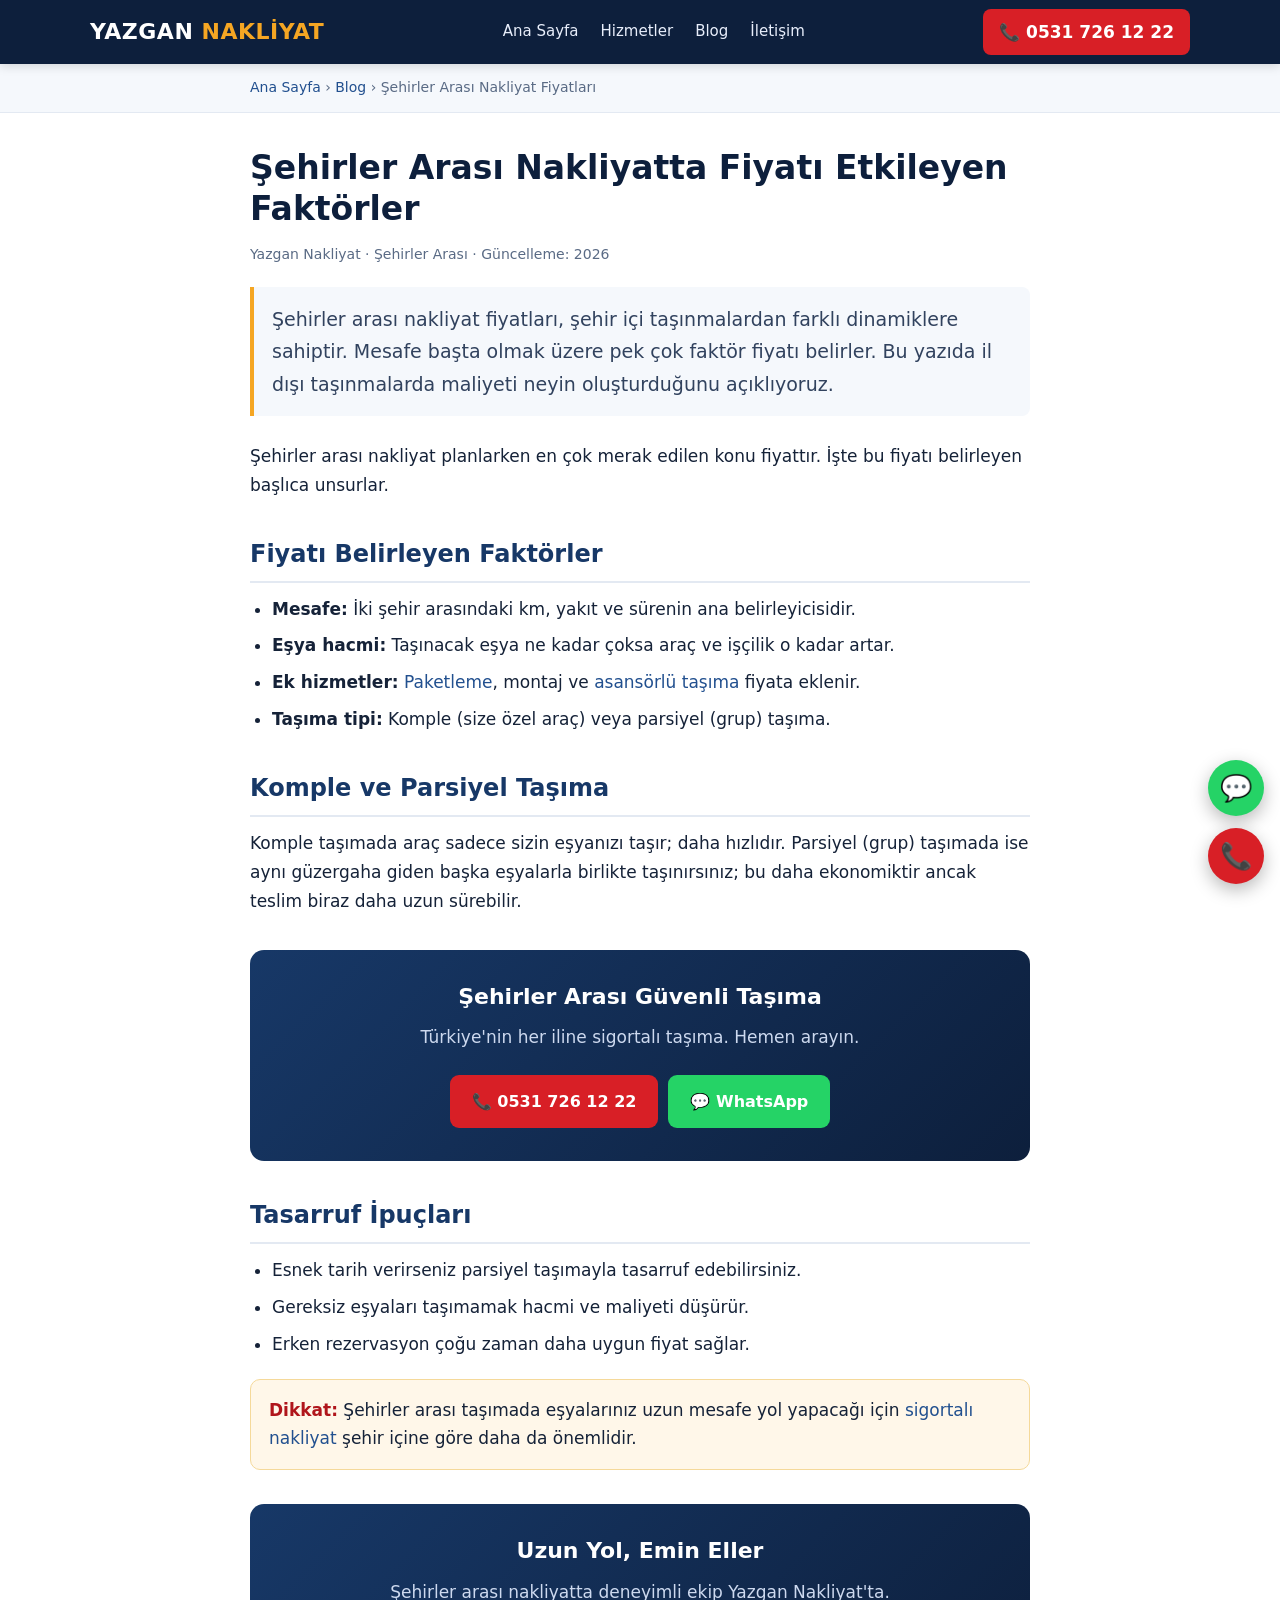
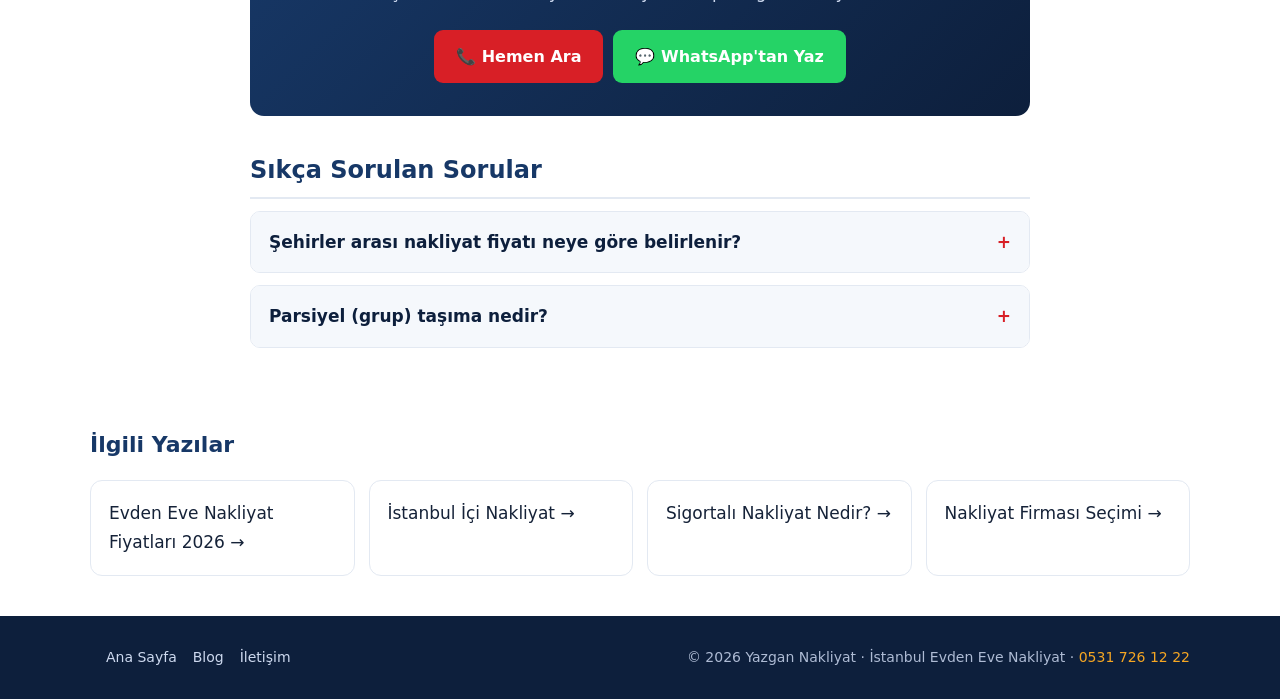
<file: blog/sehirler-arasi-nakliyat-fiyatlari/index.html>
<!DOCTYPE html>
<html lang="tr">
<head>
<meta charset="UTF-8">
<meta name="viewport" content="width=device-width, initial-scale=1">
<title>Şehirler Arası Nakliyatta Fiyatı Etkileyen Faktörler | Yazgan Nakliyat</title>
<meta name="description" content="Şehirler arası nakliyat fiyatları neye göre belirlenir? Mesafe, eşya hacmi ve ek hizmetlerin fiyata etkisi. Ücretsiz teklif: 0531 726 12 22.">
<link rel="canonical" href="https://www.yazgannakliyat.com.tr/blog/sehirler-arasi-nakliyat-fiyatlari/">
<meta property="og:type" content="article">
<meta property="og:title" content="Şehirler Arası Nakliyatta Fiyatı Etkileyen Faktörler">
<meta property="og:url" content="https://www.yazgannakliyat.com.tr/blog/sehirler-arasi-nakliyat-fiyatlari/">
<meta property="og:locale" content="tr_TR">
<meta name="theme-color" content="#0d1f3c">
<link rel="stylesheet" href="../style.css">
<script type="application/ld+json">{"@context":"https://schema.org","@type":"Article","headline":"Şehirler Arası Nakliyatta Fiyatı Etkileyen Faktörler","inLanguage":"tr-TR","author":{"@type":"Organization","name":"Yazgan Nakliyat"},"publisher":{"@type":"Organization","name":"Yazgan Nakliyat"},"mainEntityOfPage":"https://www.yazgannakliyat.com.tr/blog/sehirler-arasi-nakliyat-fiyatlari/"}</script>
<script type="application/ld+json">{"@context":"https://schema.org","@type":"FAQPage","mainEntity":[{"@type":"Question","name":"Şehirler arası nakliyat fiyatı neye göre belirlenir?","acceptedAnswer":{"@type":"Answer","text":"Mesafe, taşınan eşya hacmi, paketleme ve asansör gibi ek hizmetler ile taşımanın komple mi parsiyel mi olduğu fiyatı belirler."}},{"@type":"Question","name":"Parsiyel (grup) taşıma nedir?","acceptedAnswer":{"@type":"Answer","text":"Aynı güzergaha giden birden fazla müşterinin eşyasının tek araçla taşınmasıdır. Daha ekonomiktir ancak teslim süresi biraz daha uzun olabilir."}}]}</script>
</head>
<body>
<header class="site"><div class="wrap-wide bar"><a class="logo" href="../../">YAZGAN <b>NAKLİYAT</b></a><nav><a href="../../">Ana Sayfa</a><a href="../../#hizmetler">Hizmetler</a><a href="../">Blog</a><a href="../../#iletisim">İletişim</a></nav><a class="hcall" href="tel:+905317261222">📞 0531 726 12 22</a></div></header>
<div class="crumb"><div class="wrap"><a href="../../">Ana Sayfa</a> › <a href="../">Blog</a> › Şehirler Arası Nakliyat Fiyatları</div></div>
<main class="wrap"><article>
<h1>Şehirler Arası Nakliyatta Fiyatı Etkileyen Faktörler</h1>
<div class="meta">Yazgan Nakliyat · Şehirler Arası · Güncelleme: 2026</div>
<p class="lead">Şehirler arası nakliyat fiyatları, şehir içi taşınmalardan farklı dinamiklere sahiptir. Mesafe başta olmak üzere pek çok faktör fiyatı belirler. Bu yazıda il dışı taşınmalarda maliyeti neyin oluşturduğunu açıklıyoruz.</p>
<p>Şehirler arası nakliyat planlarken en çok merak edilen konu fiyattır. İşte bu fiyatı belirleyen başlıca unsurlar.</p>
<h2>Fiyatı Belirleyen Faktörler</h2>
<ul><li><strong>Mesafe:</strong> İki şehir arasındaki km, yakıt ve sürenin ana belirleyicisidir.</li><li><strong>Eşya hacmi:</strong> Taşınacak eşya ne kadar çoksa araç ve işçilik o kadar artar.</li><li><strong>Ek hizmetler:</strong> <a href="../esya-paketleme-rehberi/">Paketleme</a>, montaj ve <a href="../asansorlu-tasima-nedir/">asansörlü taşıma</a> fiyata eklenir.</li><li><strong>Taşıma tipi:</strong> Komple (size özel araç) veya parsiyel (grup) taşıma.</li></ul>
<h2>Komple ve Parsiyel Taşıma</h2>
<p>Komple taşımada araç sadece sizin eşyanızı taşır; daha hızlıdır. Parsiyel (grup) taşımada ise aynı güzergaha giden başka eşyalarla birlikte taşınırsınız; bu daha ekonomiktir ancak teslim biraz daha uzun sürebilir.</p>
<div class="cta"><h3>Şehirler Arası Güvenli Taşıma</h3><p>Türkiye'nin her iline sigortalı taşıma. Hemen arayın.</p><div class="btns"><a class="btn btn-call" href="tel:+905317261222">📞 0531 726 12 22</a><a class="btn btn-wa" href="https://wa.me/905317261222">💬 WhatsApp</a></div></div>
<h2>Tasarruf İpuçları</h2>
<ul><li>Esnek tarih verirseniz parsiyel taşımayla tasarruf edebilirsiniz.</li><li>Gereksiz eşyaları taşımamak hacmi ve maliyeti düşürür.</li><li>Erken rezervasyon çoğu zaman daha uygun fiyat sağlar.</li></ul>
<div class="tip"><b>Dikkat:</b> Şehirler arası taşımada eşyalarınız uzun mesafe yol yapacağı için <a href="../sigortali-nakliyat/">sigortalı nakliyat</a> şehir içine göre daha da önemlidir.</div>
<div class="cta"><h3>Uzun Yol, Emin Eller</h3><p>Şehirler arası nakliyatta deneyimli ekip Yazgan Nakliyat'ta.</p><div class="btns"><a class="btn btn-call" href="tel:+905317261222">📞 Hemen Ara</a><a class="btn btn-wa" href="https://wa.me/905317261222">💬 WhatsApp'tan Yaz</a></div></div>
<div class="faq"><h2>Sıkça Sorulan Sorular</h2><details><summary>Şehirler arası nakliyat fiyatı neye göre belirlenir?</summary><p>Mesafe, taşınan eşya hacmi, paketleme ve asansör gibi ek hizmetler ile taşımanın komple mi parsiyel mi olduğu fiyatı belirler.</p></details><details><summary>Parsiyel (grup) taşıma nedir?</summary><p>Aynı güzergaha giden birden fazla müşterinin eşyasının tek araçla taşınmasıdır. Daha ekonomiktir ancak teslim süresi biraz daha uzun olabilir.</p></details></div>
</article></main>
<section class="related"><div class="wrap-wide"><h2>İlgili Yazılar</h2><div class="grid"><a class="card" href="../evden-eve-nakliyat-fiyatlari/">Evden Eve Nakliyat Fiyatları 2026 →</a><a class="card" href="../istanbul-ici-nakliyat/">İstanbul İçi Nakliyat →</a><a class="card" href="../sigortali-nakliyat/">Sigortalı Nakliyat Nedir? →</a><a class="card" href="../nakliyat-firmasi-secimi/">Nakliyat Firması Seçimi →</a></div></div></section>
<footer class="site"><div class="wrap-wide"><div class="fl"><a href="../../">Ana Sayfa</a><a href="../">Blog</a><a href="../../#iletisim">İletişim</a></div><div>© 2026 Yazgan Nakliyat · İstanbul Evden Eve Nakliyat · <a href="tel:+905317261222">0531 726 12 22</a></div></div></footer>
<div class="float"><a class="wa" href="https://wa.me/905317261222" aria-label="WhatsApp">💬</a><a class="call" href="tel:+905317261222" aria-label="Ara">📞</a></div>
</body>
</html>
</file>
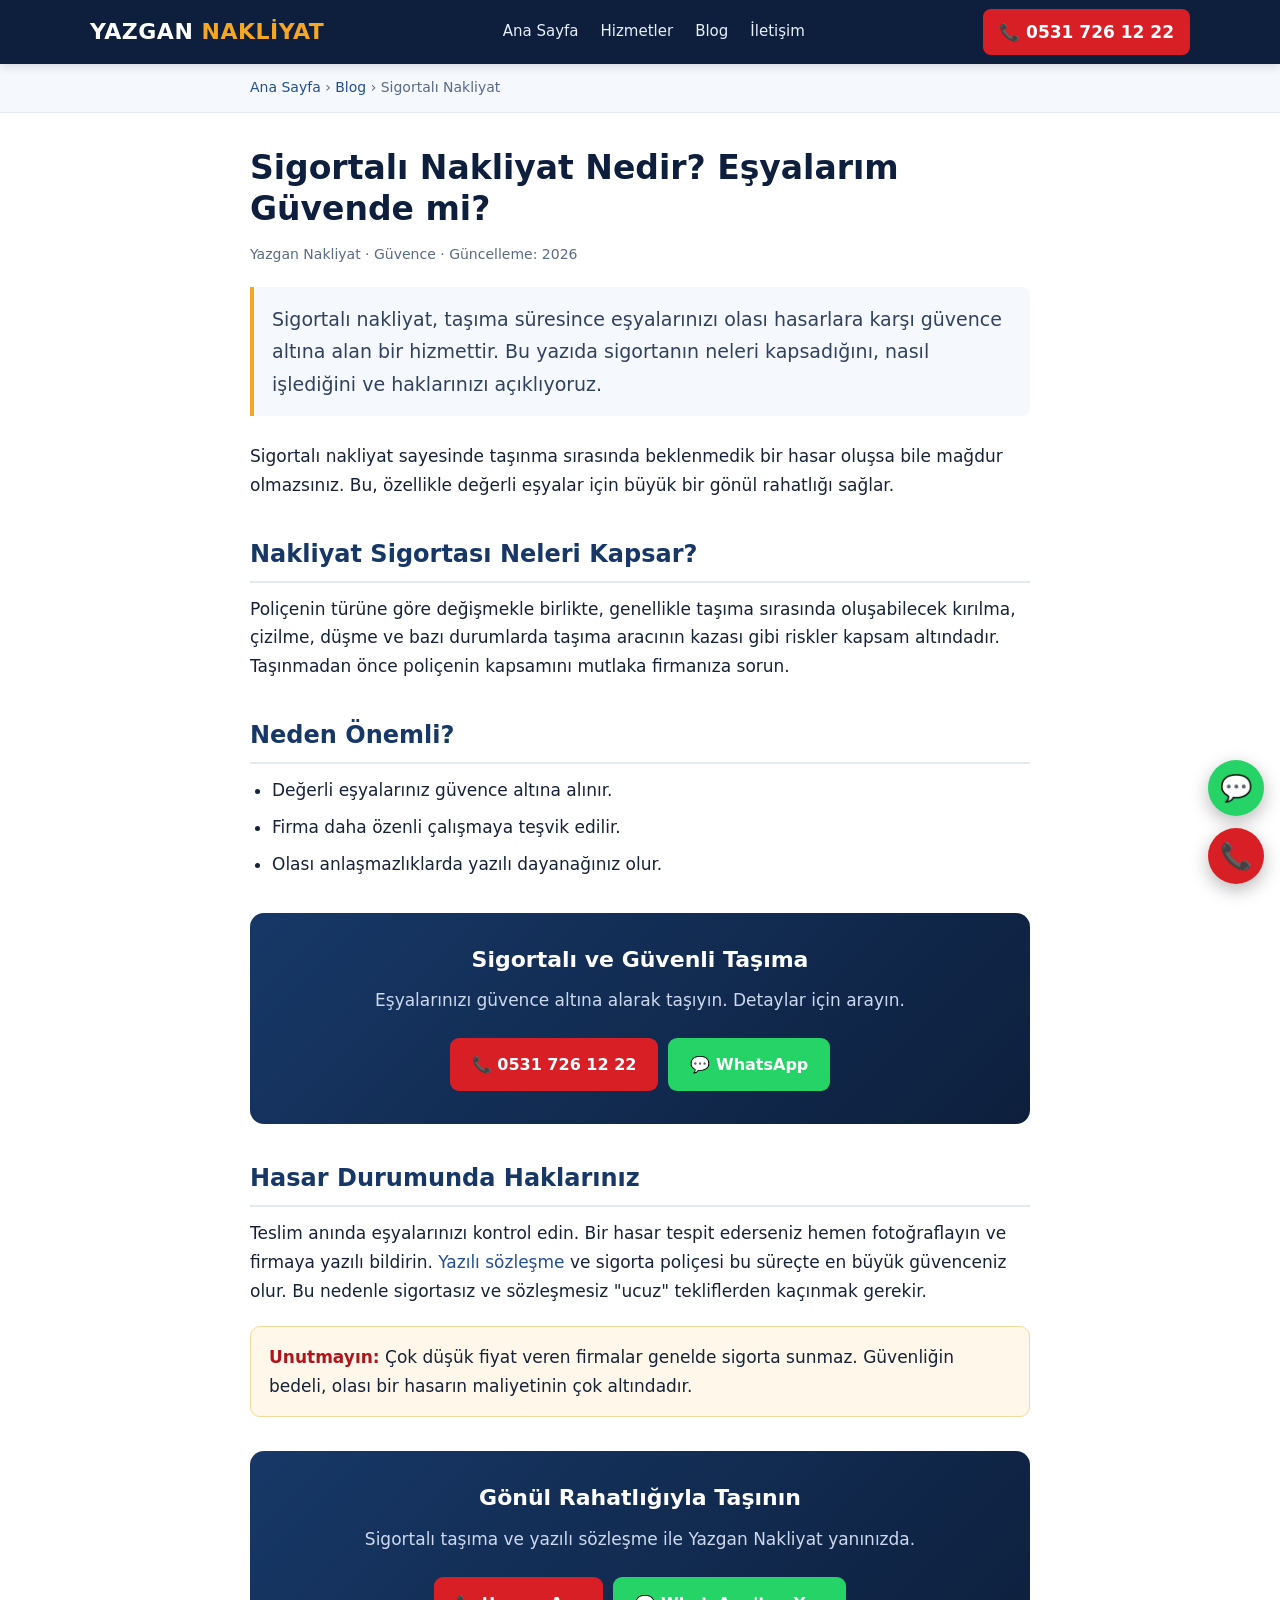
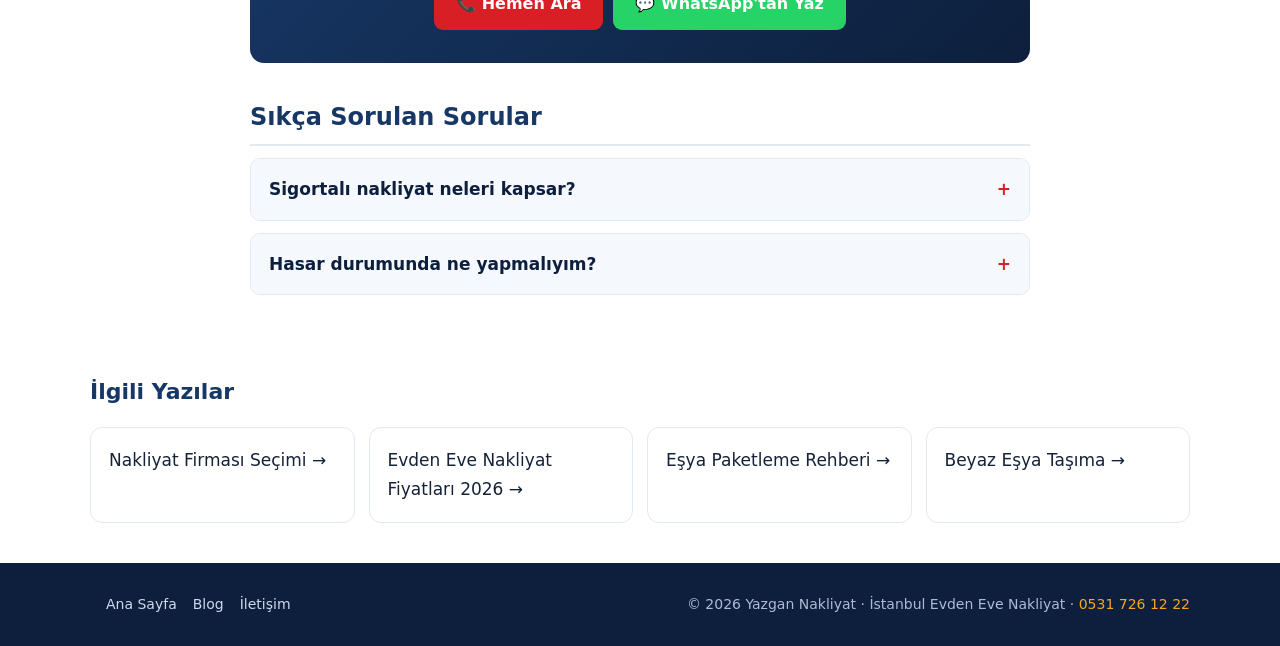
<file: blog/sigortali-nakliyat/index.html>
<!DOCTYPE html>
<html lang="tr">
<head>
<meta charset="UTF-8">
<meta name="viewport" content="width=device-width, initial-scale=1">
<title>Sigortalı Nakliyat Nedir? Eşyalarım Güvende mi? | Yazgan Nakliyat</title>
<meta name="description" content="Sigortalı nakliyat nedir, neleri kapsar ve olası hasarda haklarınız nelerdir? Eşyalarınızı güvence altına alın. Ücretsiz teklif: 0531 726 12 22.">
<link rel="canonical" href="https://www.yazgannakliyat.com.tr/blog/sigortali-nakliyat/">
<meta property="og:type" content="article">
<meta property="og:title" content="Sigortalı Nakliyat Nedir? Eşyalarım Güvende mi?">
<meta property="og:url" content="https://www.yazgannakliyat.com.tr/blog/sigortali-nakliyat/">
<meta property="og:locale" content="tr_TR">
<meta name="theme-color" content="#0d1f3c">
<link rel="stylesheet" href="../style.css">
<script type="application/ld+json">{"@context":"https://schema.org","@type":"Article","headline":"Sigortalı Nakliyat Nedir? Eşyalarım Güvende mi?","inLanguage":"tr-TR","author":{"@type":"Organization","name":"Yazgan Nakliyat"},"publisher":{"@type":"Organization","name":"Yazgan Nakliyat"},"mainEntityOfPage":"https://www.yazgannakliyat.com.tr/blog/sigortali-nakliyat/"}</script>
<script type="application/ld+json">{"@context":"https://schema.org","@type":"FAQPage","mainEntity":[{"@type":"Question","name":"Sigortalı nakliyat neleri kapsar?","acceptedAnswer":{"@type":"Answer","text":"Taşıma sırasında eşyalarınızda oluşabilecek kırılma, çizilme, düşme gibi hasarlar poliçe kapsamına göre güvence altına alınır."}},{"@type":"Question","name":"Hasar durumunda ne yapmalıyım?","acceptedAnswer":{"@type":"Answer","text":"Hasarı teslim anında tespit edip firmaya bildirin ve fotoğraflayın. Yazılı sözleşme ve sigorta poliçesi bu süreçte haklarınızı korur."}}]}</script>
</head>
<body>
<header class="site"><div class="wrap-wide bar"><a class="logo" href="../../">YAZGAN <b>NAKLİYAT</b></a><nav><a href="../../">Ana Sayfa</a><a href="../../#hizmetler">Hizmetler</a><a href="../">Blog</a><a href="../../#iletisim">İletişim</a></nav><a class="hcall" href="tel:+905317261222">📞 0531 726 12 22</a></div></header>
<div class="crumb"><div class="wrap"><a href="../../">Ana Sayfa</a> › <a href="../">Blog</a> › Sigortalı Nakliyat</div></div>
<main class="wrap"><article>
<h1>Sigortalı Nakliyat Nedir? Eşyalarım Güvende mi?</h1>
<div class="meta">Yazgan Nakliyat · Güvence · Güncelleme: 2026</div>
<p class="lead">Sigortalı nakliyat, taşıma süresince eşyalarınızı olası hasarlara karşı güvence altına alan bir hizmettir. Bu yazıda sigortanın neleri kapsadığını, nasıl işlediğini ve haklarınızı açıklıyoruz.</p>
<p>Sigortalı nakliyat sayesinde taşınma sırasında beklenmedik bir hasar oluşsa bile mağdur olmazsınız. Bu, özellikle değerli eşyalar için büyük bir gönül rahatlığı sağlar.</p>
<h2>Nakliyat Sigortası Neleri Kapsar?</h2>
<p>Poliçenin türüne göre değişmekle birlikte, genellikle taşıma sırasında oluşabilecek kırılma, çizilme, düşme ve bazı durumlarda taşıma aracının kazası gibi riskler kapsam altındadır. Taşınmadan önce poliçenin kapsamını mutlaka firmanıza sorun.</p>
<h2>Neden Önemli?</h2>
<ul><li>Değerli eşyalarınız güvence altına alınır.</li><li>Firma daha özenli çalışmaya teşvik edilir.</li><li>Olası anlaşmazlıklarda yazılı dayanağınız olur.</li></ul>
<div class="cta"><h3>Sigortalı ve Güvenli Taşıma</h3><p>Eşyalarınızı güvence altına alarak taşıyın. Detaylar için arayın.</p><div class="btns"><a class="btn btn-call" href="tel:+905317261222">📞 0531 726 12 22</a><a class="btn btn-wa" href="https://wa.me/905317261222">💬 WhatsApp</a></div></div>
<h2>Hasar Durumunda Haklarınız</h2>
<p>Teslim anında eşyalarınızı kontrol edin. Bir hasar tespit ederseniz hemen fotoğraflayın ve firmaya yazılı bildirin. <a href="../nakliyat-firmasi-secimi/">Yazılı sözleşme</a> ve sigorta poliçesi bu süreçte en büyük güvenceniz olur. Bu nedenle sigortasız ve sözleşmesiz "ucuz" tekliflerden kaçınmak gerekir.</p>
<div class="tip"><b>Unutmayın:</b> Çok düşük fiyat veren firmalar genelde sigorta sunmaz. Güvenliğin bedeli, olası bir hasarın maliyetinin çok altındadır.</div>
<div class="cta"><h3>Gönül Rahatlığıyla Taşının</h3><p>Sigortalı taşıma ve yazılı sözleşme ile Yazgan Nakliyat yanınızda.</p><div class="btns"><a class="btn btn-call" href="tel:+905317261222">📞 Hemen Ara</a><a class="btn btn-wa" href="https://wa.me/905317261222">💬 WhatsApp'tan Yaz</a></div></div>
<div class="faq"><h2>Sıkça Sorulan Sorular</h2><details><summary>Sigortalı nakliyat neleri kapsar?</summary><p>Taşıma sırasında eşyalarınızda oluşabilecek kırılma, çizilme, düşme gibi hasarlar poliçe kapsamına göre güvence altına alınır.</p></details><details><summary>Hasar durumunda ne yapmalıyım?</summary><p>Hasarı teslim anında tespit edip firmaya bildirin ve fotoğraflayın. Yazılı sözleşme ve sigorta poliçesi haklarınızı korur.</p></details></div>
</article></main>
<section class="related"><div class="wrap-wide"><h2>İlgili Yazılar</h2><div class="grid"><a class="card" href="../nakliyat-firmasi-secimi/">Nakliyat Firması Seçimi →</a><a class="card" href="../evden-eve-nakliyat-fiyatlari/">Evden Eve Nakliyat Fiyatları 2026 →</a><a class="card" href="../esya-paketleme-rehberi/">Eşya Paketleme Rehberi →</a><a class="card" href="../beyaz-esya-tasima/">Beyaz Eşya Taşıma →</a></div></div></section>
<footer class="site"><div class="wrap-wide"><div class="fl"><a href="../../">Ana Sayfa</a><a href="../">Blog</a><a href="../../#iletisim">İletişim</a></div><div>© 2026 Yazgan Nakliyat · İstanbul Evden Eve Nakliyat · <a href="tel:+905317261222">0531 726 12 22</a></div></div></footer>
<div class="float"><a class="wa" href="https://wa.me/905317261222" aria-label="WhatsApp">💬</a><a class="call" href="tel:+905317261222" aria-label="Ara">📞</a></div>
</body>
</html>
</file>
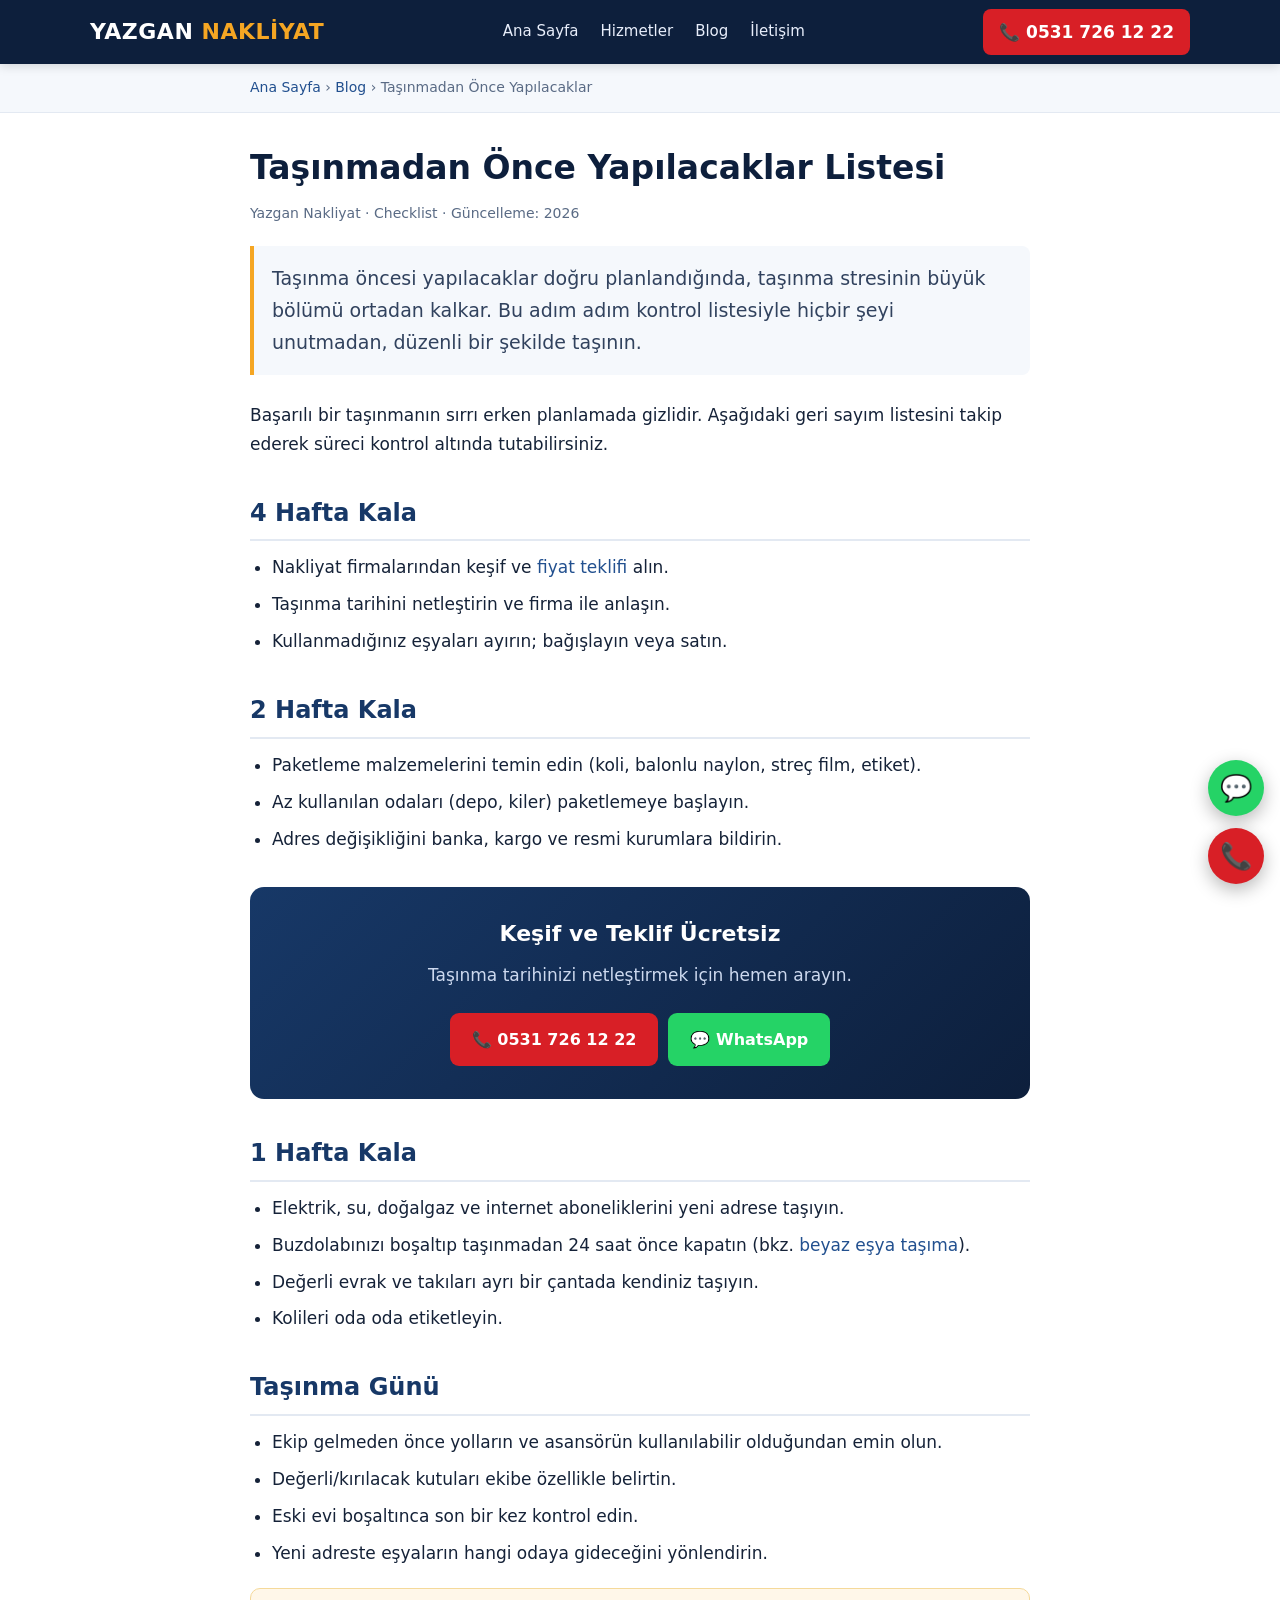
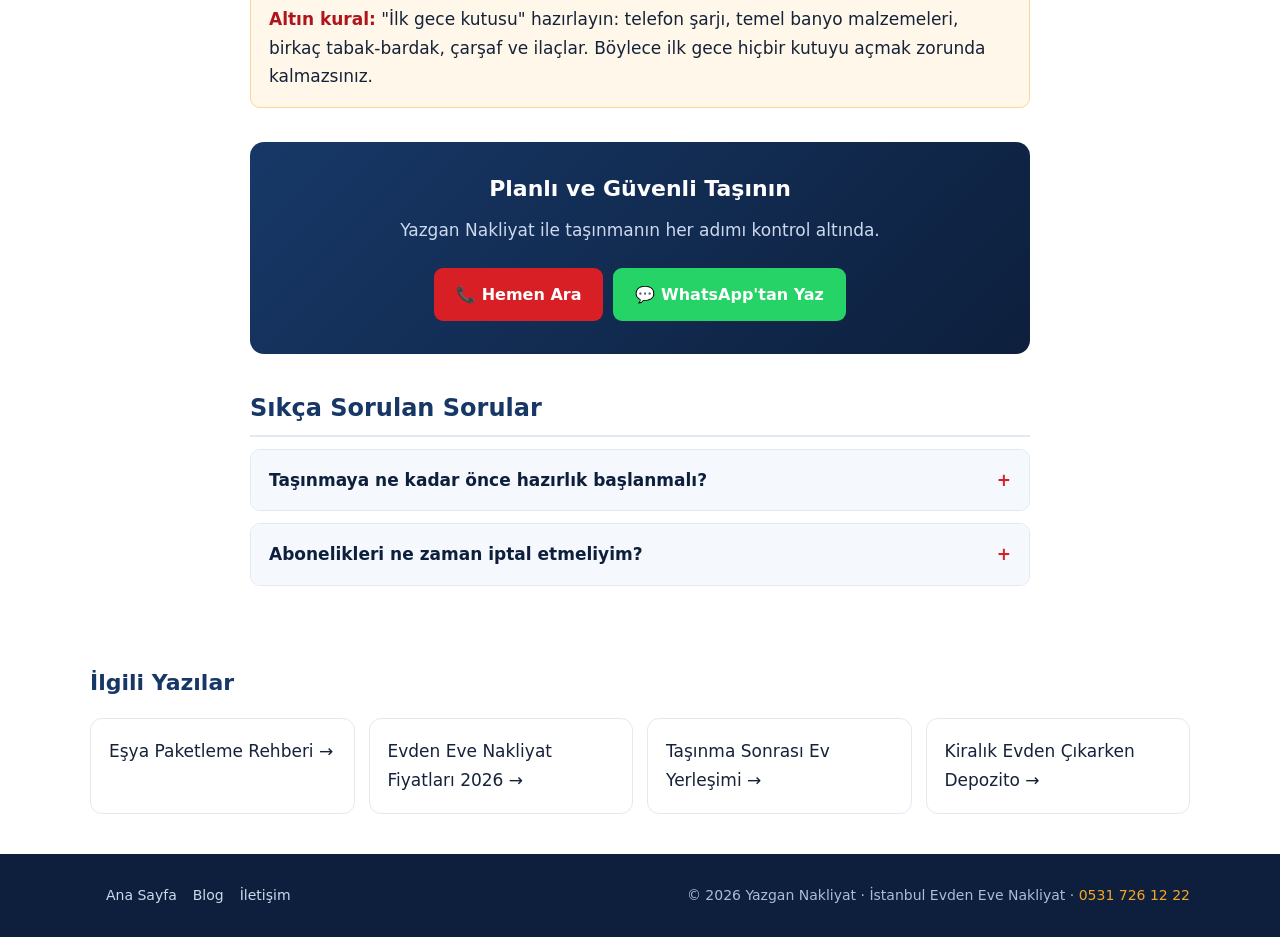
<file: blog/tasinma-oncesi-yapilacaklar/index.html>
<!DOCTYPE html>
<html lang="tr">
<head>
<meta charset="UTF-8">
<meta name="viewport" content="width=device-width, initial-scale=1">
<title>Taşınmadan Önce Yapılacaklar Listesi | Yazgan Nakliyat</title>
<meta name="description" content="Taşınma öncesi yapılacaklar listesi: 4 haftadan taşınma gününe kadar adım adım checklist. Stressiz bir taşınma için ücretsiz teklif: 0531 726 12 22.">
<link rel="canonical" href="https://www.yazgannakliyat.com.tr/blog/tasinma-oncesi-yapilacaklar/">
<meta property="og:type" content="article">
<meta property="og:title" content="Taşınmadan Önce Yapılacaklar Listesi">
<meta property="og:url" content="https://www.yazgannakliyat.com.tr/blog/tasinma-oncesi-yapilacaklar/">
<meta property="og:locale" content="tr_TR">
<meta name="theme-color" content="#0d1f3c">
<link rel="stylesheet" href="../style.css">
<script type="application/ld+json">{"@context":"https://schema.org","@type":"Article","headline":"Taşınmadan Önce Yapılacaklar Listesi","inLanguage":"tr-TR","author":{"@type":"Organization","name":"Yazgan Nakliyat"},"publisher":{"@type":"Organization","name":"Yazgan Nakliyat"},"mainEntityOfPage":"https://www.yazgannakliyat.com.tr/blog/tasinma-oncesi-yapilacaklar/"}</script>
<script type="application/ld+json">{"@context":"https://schema.org","@type":"FAQPage","mainEntity":[{"@type":"Question","name":"Taşınmaya ne kadar önce hazırlık başlanmalı?","acceptedAnswer":{"@type":"Answer","text":"İdeal olan taşınmadan yaklaşık 3-4 hafta önce planlamaya başlamaktır. Böylece abonelik işlemleri, paketleme ve firma ayarlaması aceleye gelmez."}},{"@type":"Question","name":"Abonelikleri ne zaman iptal etmeliyim?","acceptedAnswer":{"@type":"Answer","text":"Elektrik, su, doğalgaz ve internet işlemlerini taşınmadan 1 hafta önce ayarlamak, yeni adreste kesinti yaşamamanızı sağlar."}}]}</script>
</head>
<body>
<header class="site"><div class="wrap-wide bar"><a class="logo" href="../../">YAZGAN <b>NAKLİYAT</b></a><nav><a href="../../">Ana Sayfa</a><a href="../../#hizmetler">Hizmetler</a><a href="../">Blog</a><a href="../../#iletisim">İletişim</a></nav><a class="hcall" href="tel:+905317261222">📞 0531 726 12 22</a></div></header>
<div class="crumb"><div class="wrap"><a href="../../">Ana Sayfa</a> › <a href="../">Blog</a> › Taşınmadan Önce Yapılacaklar</div></div>
<main class="wrap"><article>
<h1>Taşınmadan Önce Yapılacaklar Listesi</h1>
<div class="meta">Yazgan Nakliyat · Checklist · Güncelleme: 2026</div>
<p class="lead">Taşınma öncesi yapılacaklar doğru planlandığında, taşınma stresinin büyük bölümü ortadan kalkar. Bu adım adım kontrol listesiyle hiçbir şeyi unutmadan, düzenli bir şekilde taşının.</p>
<p>Başarılı bir taşınmanın sırrı erken planlamada gizlidir. Aşağıdaki geri sayım listesini takip ederek süreci kontrol altında tutabilirsiniz.</p>
<h2>4 Hafta Kala</h2>
<ul><li>Nakliyat firmalarından keşif ve <a href="../evden-eve-nakliyat-fiyatlari/">fiyat teklifi</a> alın.</li><li>Taşınma tarihini netleştirin ve firma ile anlaşın.</li><li>Kullanmadığınız eşyaları ayırın; bağışlayın veya satın.</li></ul>
<h2>2 Hafta Kala</h2>
<ul><li>Paketleme malzemelerini temin edin (koli, balonlu naylon, streç film, etiket).</li><li>Az kullanılan odaları (depo, kiler) paketlemeye başlayın.</li><li>Adres değişikliğini banka, kargo ve resmi kurumlara bildirin.</li></ul>
<div class="cta"><h3>Keşif ve Teklif Ücretsiz</h3><p>Taşınma tarihinizi netleştirmek için hemen arayın.</p><div class="btns"><a class="btn btn-call" href="tel:+905317261222">📞 0531 726 12 22</a><a class="btn btn-wa" href="https://wa.me/905317261222">💬 WhatsApp</a></div></div>
<h2>1 Hafta Kala</h2>
<ul><li>Elektrik, su, doğalgaz ve internet aboneliklerini yeni adrese taşıyın.</li><li>Buzdolabınızı boşaltıp taşınmadan 24 saat önce kapatın (bkz. <a href="../beyaz-esya-tasima/">beyaz eşya taşıma</a>).</li><li>Değerli evrak ve takıları ayrı bir çantada kendiniz taşıyın.</li><li>Kolileri oda oda etiketleyin.</li></ul>
<h2>Taşınma Günü</h2>
<ul><li>Ekip gelmeden önce yolların ve asansörün kullanılabilir olduğundan emin olun.</li><li>Değerli/kırılacak kutuları ekibe özellikle belirtin.</li><li>Eski evi boşaltınca son bir kez kontrol edin.</li><li>Yeni adreste eşyaların hangi odaya gideceğini yönlendirin.</li></ul>
<div class="tip"><b>Altın kural:</b> "İlk gece kutusu" hazırlayın: telefon şarjı, temel banyo malzemeleri, birkaç tabak-bardak, çarşaf ve ilaçlar. Böylece ilk gece hiçbir kutuyu açmak zorunda kalmazsınız.</div>
<div class="cta"><h3>Planlı ve Güvenli Taşının</h3><p>Yazgan Nakliyat ile taşınmanın her adımı kontrol altında.</p><div class="btns"><a class="btn btn-call" href="tel:+905317261222">📞 Hemen Ara</a><a class="btn btn-wa" href="https://wa.me/905317261222">💬 WhatsApp'tan Yaz</a></div></div>
<div class="faq"><h2>Sıkça Sorulan Sorular</h2><details><summary>Taşınmaya ne kadar önce hazırlık başlanmalı?</summary><p>İdeal olan 3-4 hafta önce planlamaya başlamaktır. Böylece abonelik işlemleri, paketleme ve firma ayarlaması aceleye gelmez.</p></details><details><summary>Abonelikleri ne zaman iptal etmeliyim?</summary><p>Elektrik, su, doğalgaz ve internet işlemlerini taşınmadan yaklaşık 1 hafta önce ayarlamak, yeni adreste kesinti yaşamamanızı sağlar.</p></details></div>
</article></main>
<section class="related"><div class="wrap-wide"><h2>İlgili Yazılar</h2><div class="grid"><a class="card" href="../esya-paketleme-rehberi/">Eşya Paketleme Rehberi →</a><a class="card" href="../evden-eve-nakliyat-fiyatlari/">Evden Eve Nakliyat Fiyatları 2026 →</a><a class="card" href="../tasinma-sonrasi-yerlesim/">Taşınma Sonrası Ev Yerleşimi →</a><a class="card" href="../kiralik-ev-depozito/">Kiralık Evden Çıkarken Depozito →</a></div></div></section>
<footer class="site"><div class="wrap-wide"><div class="fl"><a href="../../">Ana Sayfa</a><a href="../">Blog</a><a href="../../#iletisim">İletişim</a></div><div>© 2026 Yazgan Nakliyat · İstanbul Evden Eve Nakliyat · <a href="tel:+905317261222">0531 726 12 22</a></div></div></footer>
<div class="float"><a class="wa" href="https://wa.me/905317261222" aria-label="WhatsApp">💬</a><a class="call" href="tel:+905317261222" aria-label="Ara">📞</a></div>
</body>
</html>
</file>
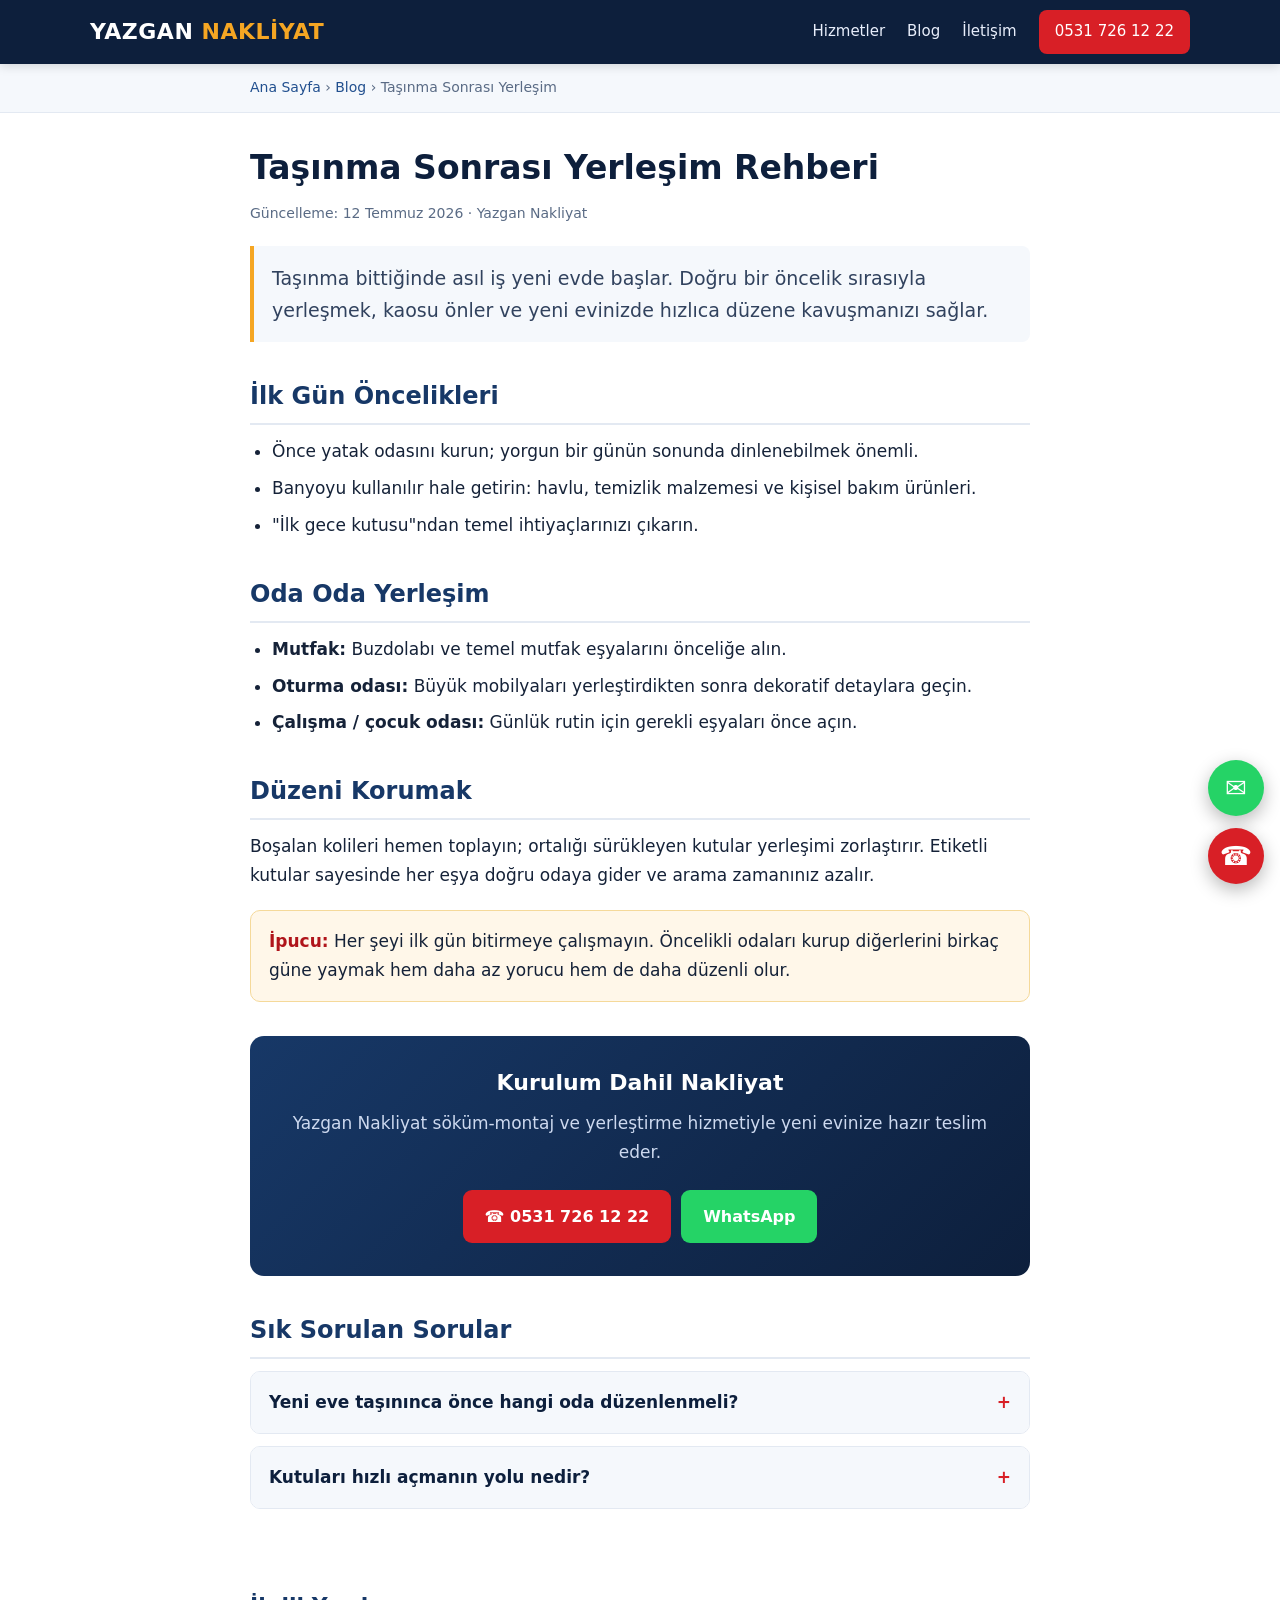
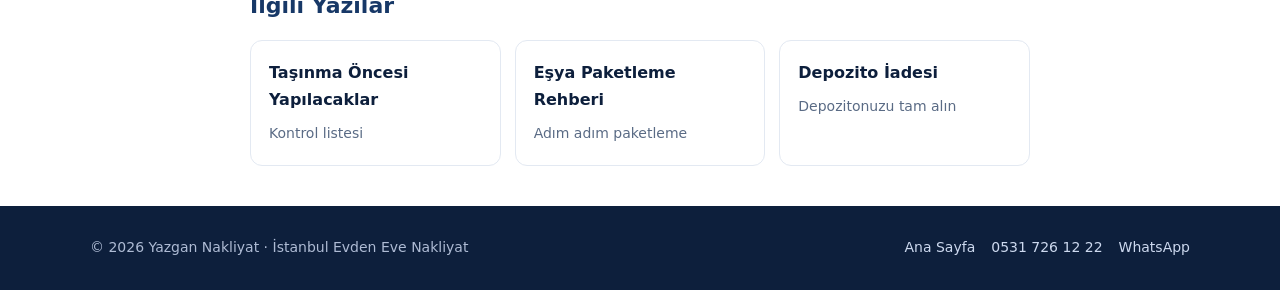
<file: blog/tasinma-sonrasi-yerlesim/index.html>
<!DOCTYPE html>
<html lang="tr">
<head>
<meta charset="UTF-8">
<meta name="viewport" content="width=device-width,initial-scale=1">
<title>Taşınma Sonrası Yerleşim Rehberi | Yazgan Nakliyat</title>
<meta name="description" content="Yeni evinize hızlı ve düzenli yerleşmek için oda oda pratik öneriler. Öncelik sırası, kutu açma stratejisi ve yerleşim ipuçları.">
<link rel="canonical" href="https://www.yazgannakliyat.com.tr/blog/tasinma-sonrasi-yerlesim/">
<meta property="og:type" content="article">
<meta property="og:title" content="Taşınma Sonrası Yerleşim Rehberi">
<meta property="og:description" content="Yeni evinize hızlı ve düzenli yerleşmek için öneriler.">
<meta property="og:url" content="https://www.yazgannakliyat.com.tr/blog/tasinma-sonrasi-yerlesim/">
<link rel="stylesheet" href="../style.css">
<script type="application/ld+json">{"@context":"https://schema.org","@type":"Article","headline":"Taşınma Sonrası Yerleşim Rehberi","description":"Yeni evinize hızlı ve düzenli yerleşmek için oda oda öneriler.","datePublished":"2026-07-12","dateModified":"2026-07-12","author":{"@type":"Organization","name":"Yazgan Nakliyat"},"publisher":{"@type":"Organization","name":"Yazgan Nakliyat","url":"https://www.yazgannakliyat.com.tr/"},"mainEntityOfPage":"https://www.yazgannakliyat.com.tr/blog/tasinma-sonrasi-yerlesim/"}</script>
<script type="application/ld+json">{"@context":"https://schema.org","@type":"FAQPage","mainEntity":[{"@type":"Question","name":"Yeni eve taşınınca önce hangi oda düzenlenmeli?","acceptedAnswer":{"@type":"Answer","text":"Önce yatak odası ve banyo kurulmalıdır; böylece ilk geceden itibaren temel ihtiyaçlar karşılanır. Ardından mutfak gelir."}},{"@type":"Question","name":"Kutuları hızlı açmanın yolu nedir?","acceptedAnswer":{"@type":"Answer","text":"Kutuları oda oda etiketlemek ve her kutuyu doğru odaya yerleştirmek, açma sürecini çok hızlandırır."}}]}</script>
</head>
<body>
<header class="site"><div class="wrap-wide bar">
<a href="../../" class="logo">YAZGAN <b>NAKLİYAT</b></a>
<nav class="main"><a href="../../#hizmetler">Hizmetler</a><a href="../">Blog</a><a href="../../#iletisim">İletişim</a><a href="tel:+905317261222" class="hcall">0531 726 12 22</a></nav>
<button class="menu-btn" onclick="location.href='../../#iletisim'">☰</button>
</div></header>
<div class="crumb"><div class="wrap"><a href="../../">Ana Sayfa</a> › <a href="../">Blog</a> › Taşınma Sonrası Yerleşim</div></div>
<main class="wrap"><article>
<h1>Taşınma Sonrası Yerleşim Rehberi</h1>
<div class="meta">Güncelleme: 12 Temmuz 2026 · Yazgan Nakliyat</div>
<p class="lead">Taşınma bittiğinde asıl iş yeni evde başlar. Doğru bir öncelik sırasıyla yerleşmek, kaosu önler ve yeni evinizde hızlıca düzene kavuşmanızı sağlar.</p>
<h2>İlk Gün Öncelikleri</h2>
<ul>
<li>Önce yatak odasını kurun; yorgun bir günün sonunda dinlenebilmek önemli.</li>
<li>Banyoyu kullanılır hale getirin: havlu, temizlik malzemesi ve kişisel bakım ürünleri.</li>
<li>"İlk gece kutusu"ndan temel ihtiyaçlarınızı çıkarın.</li>
</ul>
<h2>Oda Oda Yerleşim</h2>
<ul>
<li><b>Mutfak:</b> Buzdolabı ve temel mutfak eşyalarını önceliğe alın.</li>
<li><b>Oturma odası:</b> Büyük mobilyaları yerleştirdikten sonra dekoratif detaylara geçin.</li>
<li><b>Çalışma / çocuk odası:</b> Günlük rutin için gerekli eşyaları önce açın.</li>
</ul>
<h2>Düzeni Korumak</h2>
<p>Boşalan kolileri hemen toplayın; ortalığı sürükleyen kutular yerleşimi zorlaştırır. Etiketli kutular sayesinde her eşya doğru odaya gider ve arama zamanınız azalır.</p>
<div class="tip"><b>İpucu:</b> Her şeyi ilk gün bitirmeye çalışmayın. Öncelikli odaları kurup diğerlerini birkaç güne yaymak hem daha az yorucu hem de daha düzenli olur.</div>
<div class="cta"><h3>Kurulum Dahil Nakliyat</h3><p>Yazgan Nakliyat söküm-montaj ve yerleştirme hizmetiyle yeni evinize hazır teslim eder.</p><a href="tel:+905317261222" class="btn btn-call">☎ 0531 726 12 22</a><a href="https://wa.me/905317261222" class="btn btn-wa">WhatsApp</a></div>
<div class="faq"><h2>Sık Sorulan Sorular</h2>
<details><summary>Yeni eve taşınınca önce hangi oda düzenlenmeli?</summary><p>Önce yatak odası ve banyo kurulmalıdır; böylece ilk geceden itibaren temel ihtiyaçlar karşılanır. Ardından mutfak gelir.</p></details>
<details><summary>Kutuları hızlı açmanın yolu nedir?</summary><p>Kutuları oda oda etiketlemek ve her kutuyu doğru odaya yerleştirmek, açma sürecini çok hızlandırır.</p></details>
</div>
</article>
<div class="related"><h2>İlgili Yazılar</h2><div class="grid">
<a class="card" href="../tasinma-oncesi-yapilacaklar/"><b>Taşınma Öncesi Yapılacaklar</b><span>Kontrol listesi</span></a>
<a class="card" href="../esya-paketleme-rehberi/"><b>Eşya Paketleme Rehberi</b><span>Adım adım paketleme</span></a>
<a class="card" href="../kiralik-ev-depozito/"><b>Depozito İadesi</b><span>Depozitonuzu tam alın</span></a>
</div></div>
</main>
<footer class="site"><div class="wrap-wide"><div>© 2026 Yazgan Nakliyat · İstanbul Evden Eve Nakliyat</div><div class="fl"><a href="../../">Ana Sayfa</a><a href="tel:+905317261222">0531 726 12 22</a><a href="https://wa.me/905317261222">WhatsApp</a></div></div></footer>
<div class="float"><a class="wa" href="https://wa.me/905317261222" title="WhatsApp">&#9993;</a><a class="call" href="tel:+905317261222" title="Ara">&#9742;</a></div>
</body>
</html>
</file>
<file: blog/style.css>
:root{--navy-d:#0d1f3c;--navy:#173867;--navy-l:#22508f;--red:#d81f26;--red-d:#b0151b;--gold:#f5a623;--wa:#25d366;--ink:#152238;--muted:#5a6b85;--paper:#f5f8fc;--line:#e3e9f2}
*{margin:0;padding:0;box-sizing:border-box}
html{scroll-behavior:smooth}
body{font-family:'Segoe UI',system-ui,-apple-system,Arial,sans-serif;color:var(--ink);background:#fff;line-height:1.7;font-size:17px}
a{color:var(--navy-l);text-decoration:none}
a:hover{text-decoration:underline}
img{max-width:100%}
.wrap{max-width:820px;margin:0 auto;padding:0 20px}
.wrap-wide{max-width:1140px;margin:0 auto;padding:0 20px}
header.site{background:var(--navy-d);position:sticky;top:0;z-index:50;box-shadow:0 2px 10px rgba(0,0,0,.15)}
.bar{display:flex;align-items:center;justify-content:space-between;height:64px}
.logo{color:#fff;font-size:22px;font-weight:600;letter-spacing:.5px}
.logo b{color:var(--gold);font-weight:800}
.bar nav{display:flex;gap:22px;align-items:center;flex-wrap:wrap}
.bar nav a{color:#e8eefb;font-weight:500;font-size:15px}
.bar nav a:hover{color:var(--gold);text-decoration:none}
.hcall{background:var(--red);color:#fff!important;padding:9px 16px;border-radius:8px;font-weight:700}
.hcall:hover{background:var(--red-d);text-decoration:none}
.crumb{background:var(--paper);border-bottom:1px solid var(--line);font-size:14px;color:var(--muted)}
.crumb .wrap{padding-top:12px;padding-bottom:12px}
.crumb a{color:var(--navy-l)}
article{padding:34px 0 10px}
article h1{font-size:33px;line-height:1.25;color:var(--navy-d);margin-bottom:14px}
article h2{font-size:24px;color:var(--navy);margin:34px 0 12px;padding-bottom:6px;border-bottom:2px solid var(--line)}
article h3{font-size:20px;color:var(--navy-l);margin:24px 0 8px}
article p{margin:0 0 16px}
article ul,article ol{margin:0 0 18px 22px}
article li{margin-bottom:8px}
.meta{color:var(--muted);font-size:14px;margin-bottom:20px}
.lead{font-size:19px;color:#31425e;background:var(--paper);border-left:4px solid var(--gold);padding:16px 18px;border-radius:0 8px 8px 0;margin-bottom:26px}
.tip{background:#fff7e9;border:1px solid #f5d99a;border-radius:10px;padding:16px 18px;margin:20px 0}
.tip b{color:var(--red-d)}
.tbl{width:100%;border-collapse:collapse;margin:18px 0;font-size:15px}
.tbl th,.tbl td{border:1px solid var(--line);padding:11px 13px;text-align:left}
.tbl th{background:var(--navy);color:#fff;font-weight:600}
.tbl tr:nth-child(even) td{background:var(--paper)}
.cta{background:linear-gradient(135deg,var(--navy) 0%,var(--navy-d) 100%);color:#fff;border-radius:14px;padding:28px 26px;margin:34px 0;text-align:center}
.cta h3{color:#fff;margin:0 0 8px;font-size:22px}
.cta p{color:#cdd9ef;margin-bottom:18px}
.btn{display:inline-block;padding:13px 22px;border-radius:9px;font-weight:700;margin:5px;font-size:16px}
.btn:hover{text-decoration:none;opacity:.92}
.btn-call{background:var(--red);color:#fff}
.btn-wa{background:var(--wa);color:#fff}
.faq{margin:30px 0}
.faq details{border:1px solid var(--line);border-radius:10px;padding:0;margin-bottom:12px;overflow:hidden}
.faq summary{cursor:pointer;padding:16px 18px;font-weight:600;color:var(--navy-d);background:var(--paper);list-style:none}
.faq summary::-webkit-details-marker{display:none}
.faq summary:after{content:'+';float:right;color:var(--red);font-weight:800}
.faq details[open] summary:after{content:'–'}
.faq details p{padding:14px 18px 4px}
.related{margin:38px 0}
.related h2{font-size:22px;color:var(--navy);margin-bottom:16px}
.related .grid{display:grid;grid-template-columns:repeat(auto-fit,minmax(240px,1fr));gap:14px}
.related a.card{display:block;border:1px solid var(--line);border-radius:12px;padding:18px;color:var(--ink);transition:.15s}
.related a.card:hover{border-color:var(--navy-l);box-shadow:0 6px 18px rgba(23,56,103,.12);text-decoration:none;transform:translateY(-2px)}
.related a.card b{display:block;color:var(--navy-d);margin-bottom:5px;font-size:16px}
.related a.card span{color:var(--muted);font-size:14px}
.hero-b{background:linear-gradient(135deg,var(--navy) 0%,var(--navy-d) 100%);color:#fff;padding:46px 0;text-align:center}
.hero-b h1{font-size:34px;margin-bottom:10px}
.hero-b p{color:#cdd9ef;font-size:18px;max-width:640px;margin:0 auto}
.posts{display:grid;grid-template-columns:repeat(auto-fit,minmax(300px,1fr));gap:20px;padding:38px 0}
.post{border:1px solid var(--line);border-radius:14px;padding:22px;transition:.15s;background:#fff}
.post:hover{border-color:var(--navy-l);box-shadow:0 8px 22px rgba(23,56,103,.12);transform:translateY(-3px)}
.post .tag{display:inline-block;background:var(--paper);color:var(--navy);font-size:12px;font-weight:700;padding:4px 10px;border-radius:20px;margin-bottom:10px;text-transform:uppercase;letter-spacing:.4px}
.post h2{font-size:20px;color:var(--navy-d);margin-bottom:8px;line-height:1.3}
.post h2 a{color:var(--navy-d)}
.post p{color:var(--muted);font-size:15px;margin-bottom:14px}
.post .rd{color:var(--red);font-weight:700;font-size:15px}
footer.site{background:var(--navy-d);color:#aebbd4;padding:30px 0;margin-top:40px;font-size:14px}
footer.site .wrap-wide{display:flex;flex-wrap:wrap;justify-content:space-between;gap:16px;align-items:center}
footer.site a{color:var(--gold)}
footer.site .fl a{color:#cdd9ef;margin-left:16px}
.float{position:fixed;right:16px;bottom:16px;z-index:60;display:flex;flex-direction:column;gap:12px}
.float a{width:56px;height:56px;border-radius:50%;display:flex;align-items:center;justify-content:center;color:#fff;font-size:26px;box-shadow:0 6px 18px rgba(0,0,0,.28)}
.float a:hover{text-decoration:none;transform:scale(1.06)}
.float .wa{background:var(--wa)}
.float .call{background:var(--red)}
.menu-btn{display:none;background:none;border:0;color:#fff;font-size:26px;cursor:pointer}
@media(max-width:820px){.bar nav{display:none}.menu-btn{display:block}article h1{font-size:26px}article h2{font-size:21px}body{font-size:16px}.cta{padding:22px 18px}footer.site .wrap-wide{flex-direction:column;text-align:center}}
</file>
